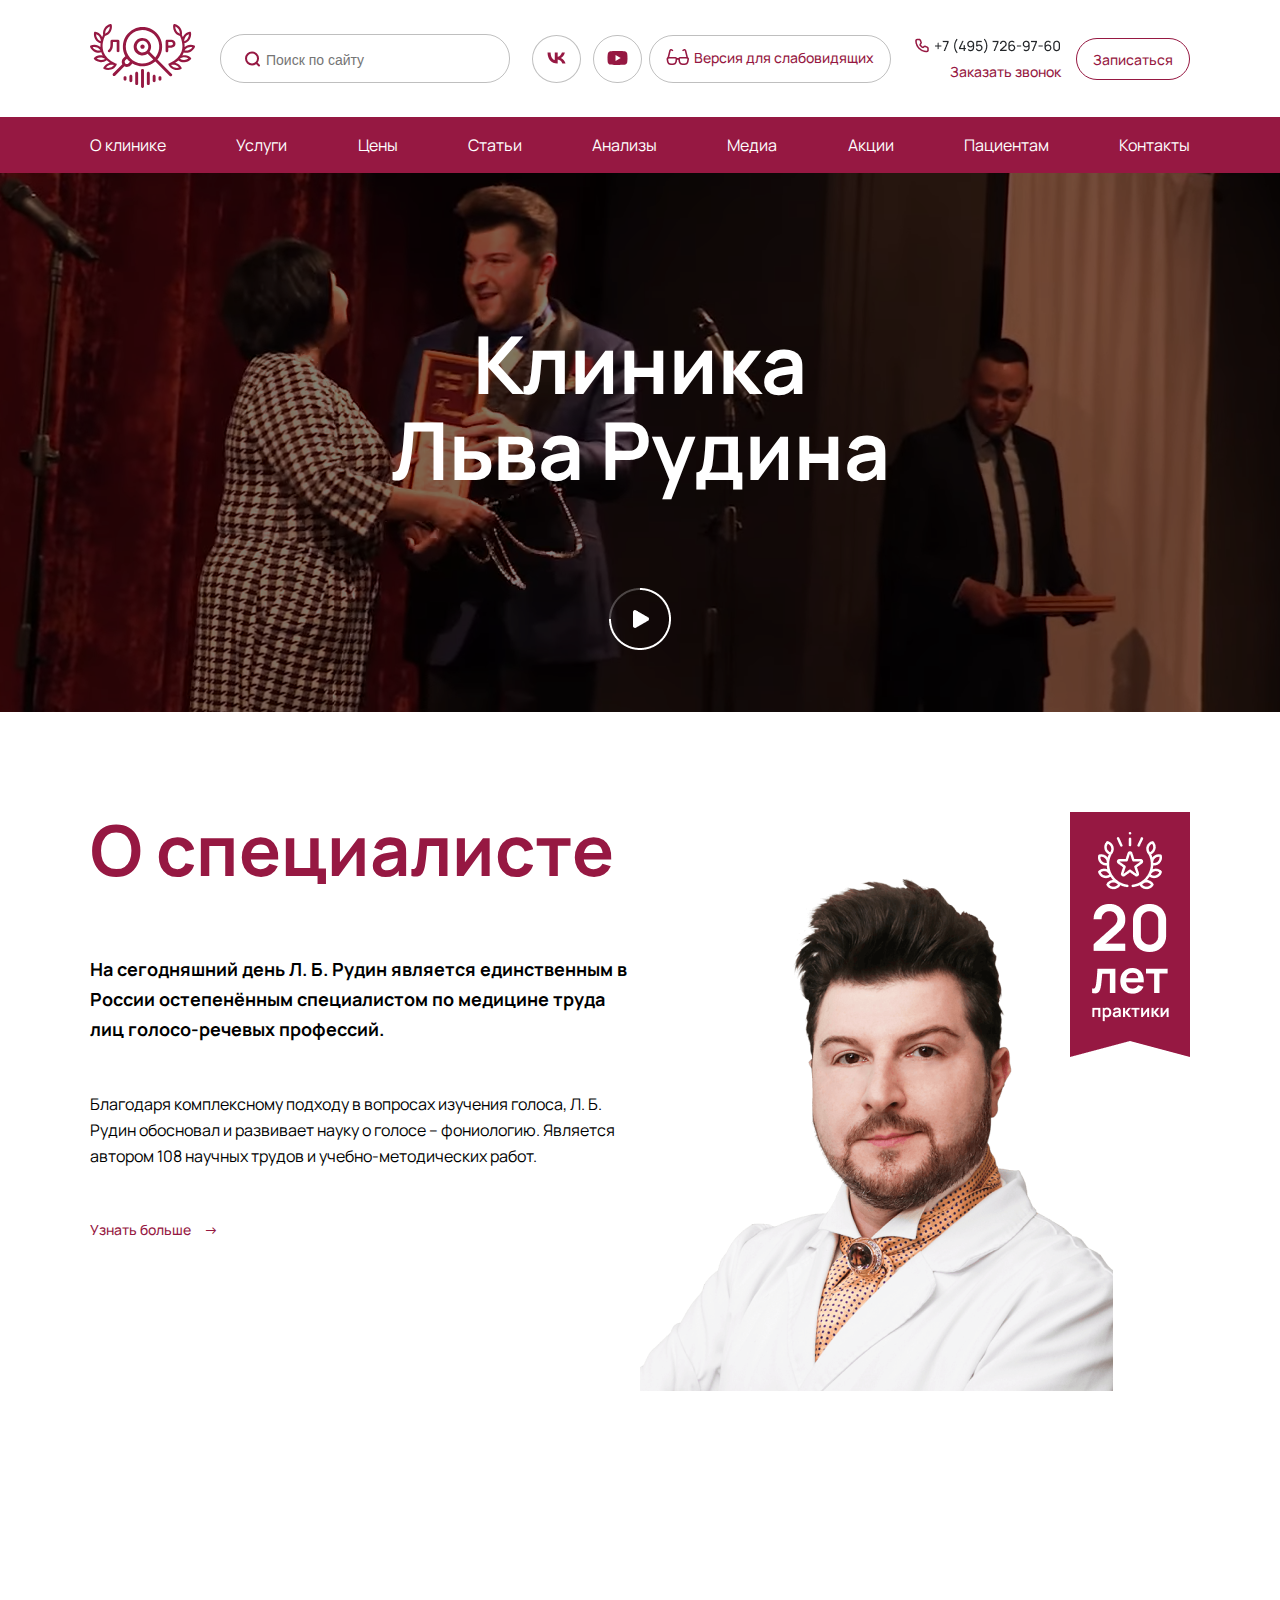
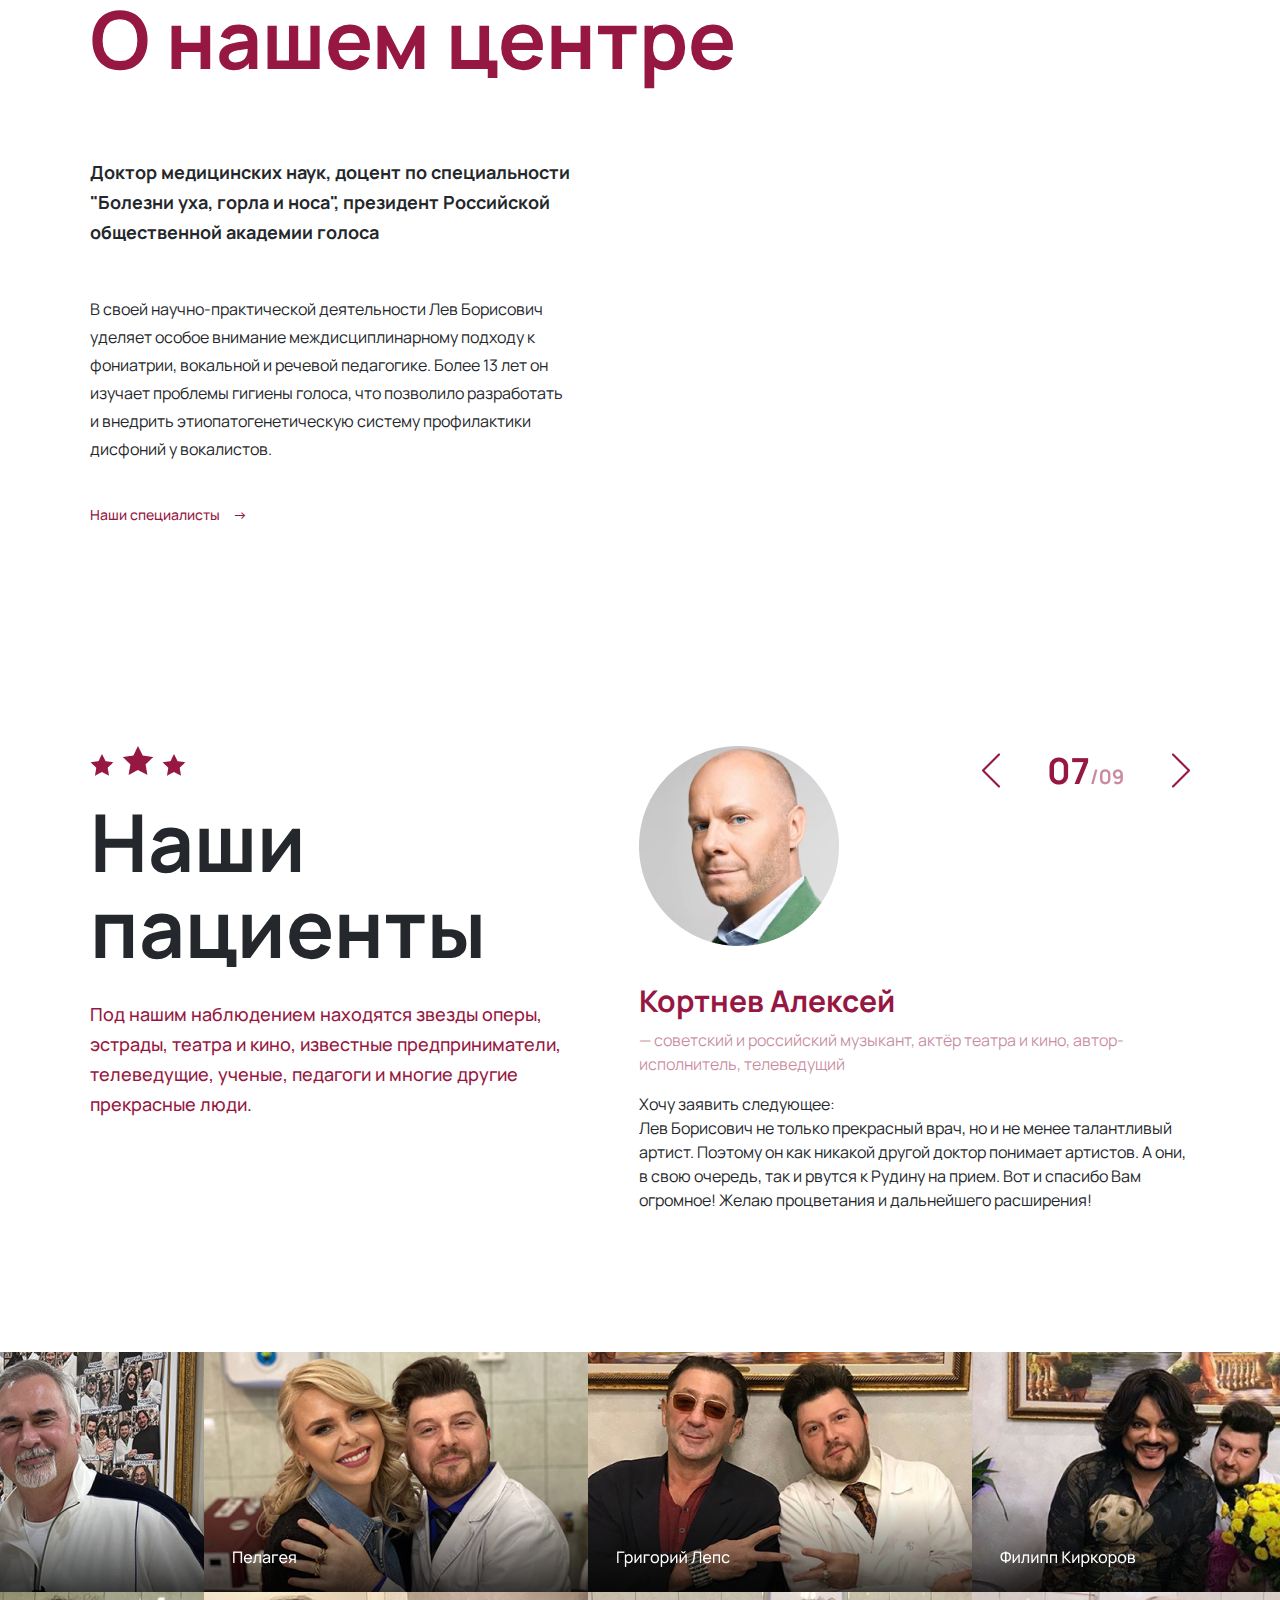
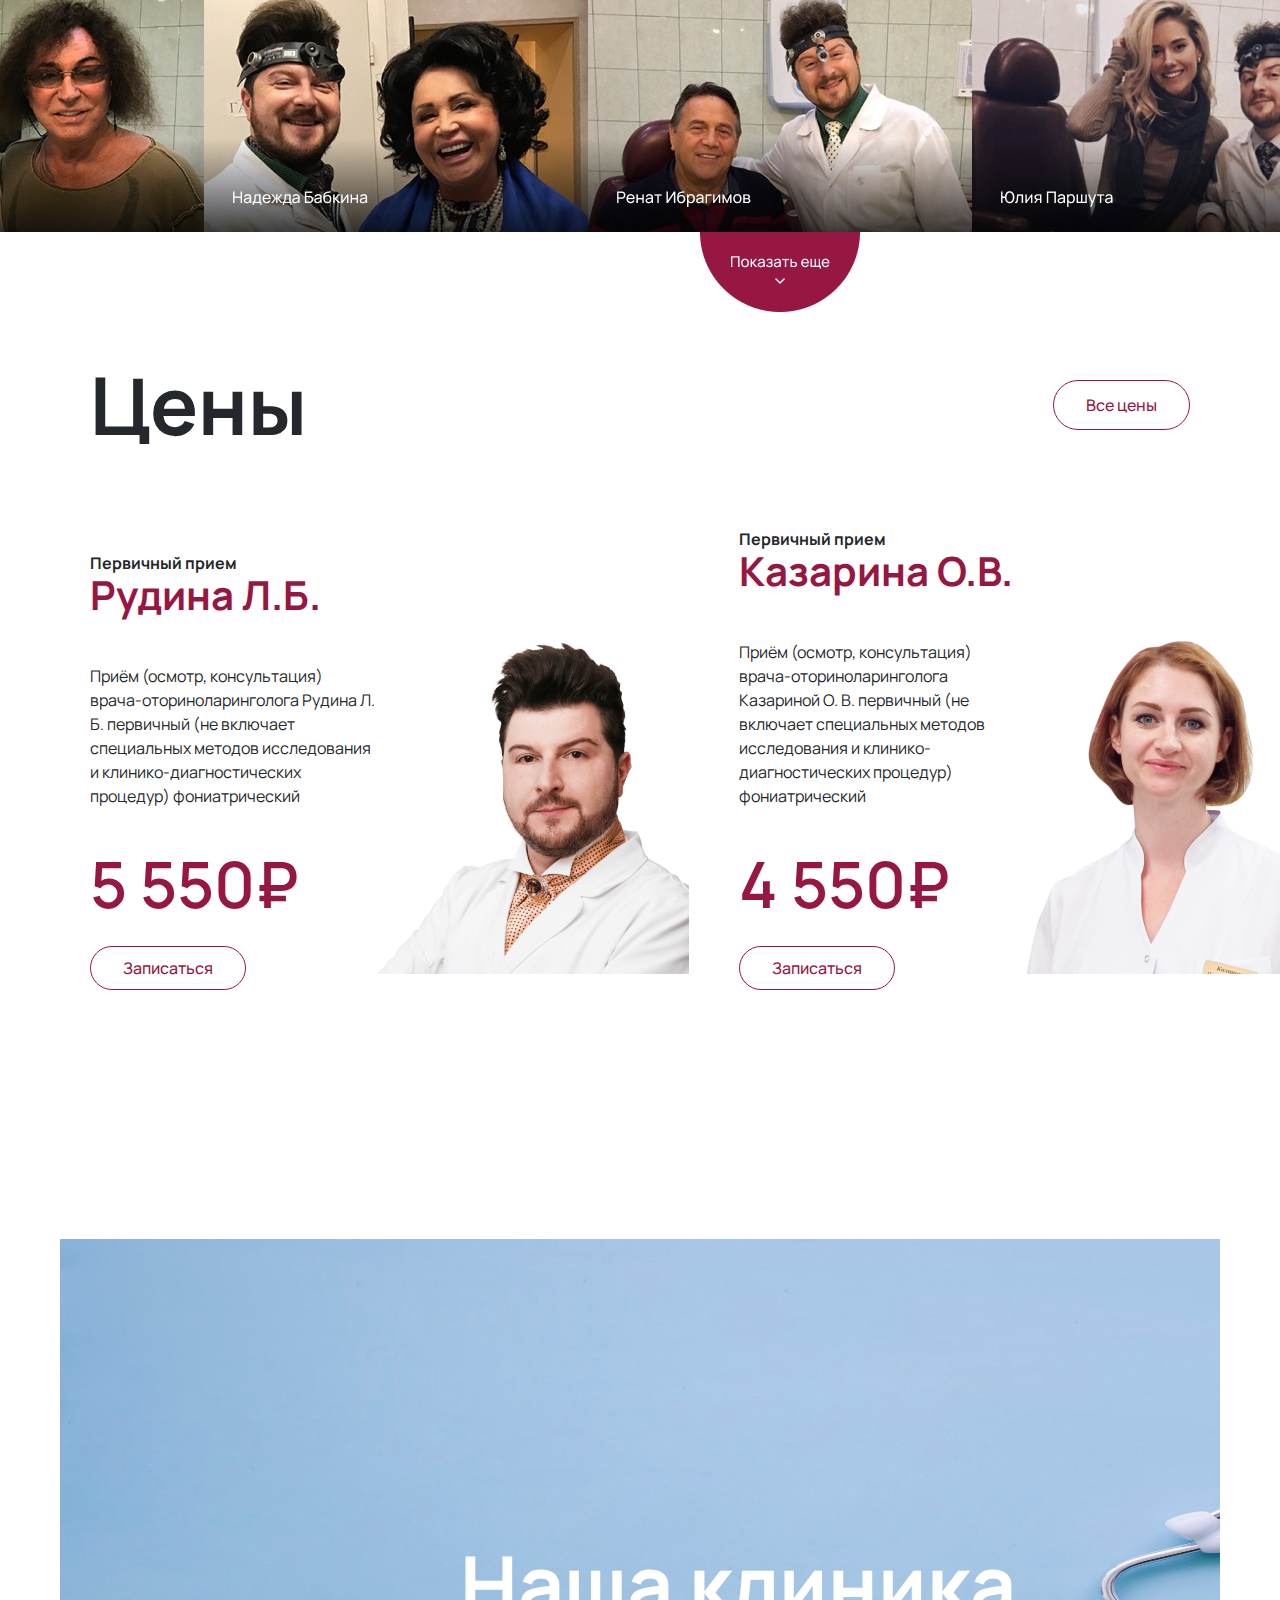
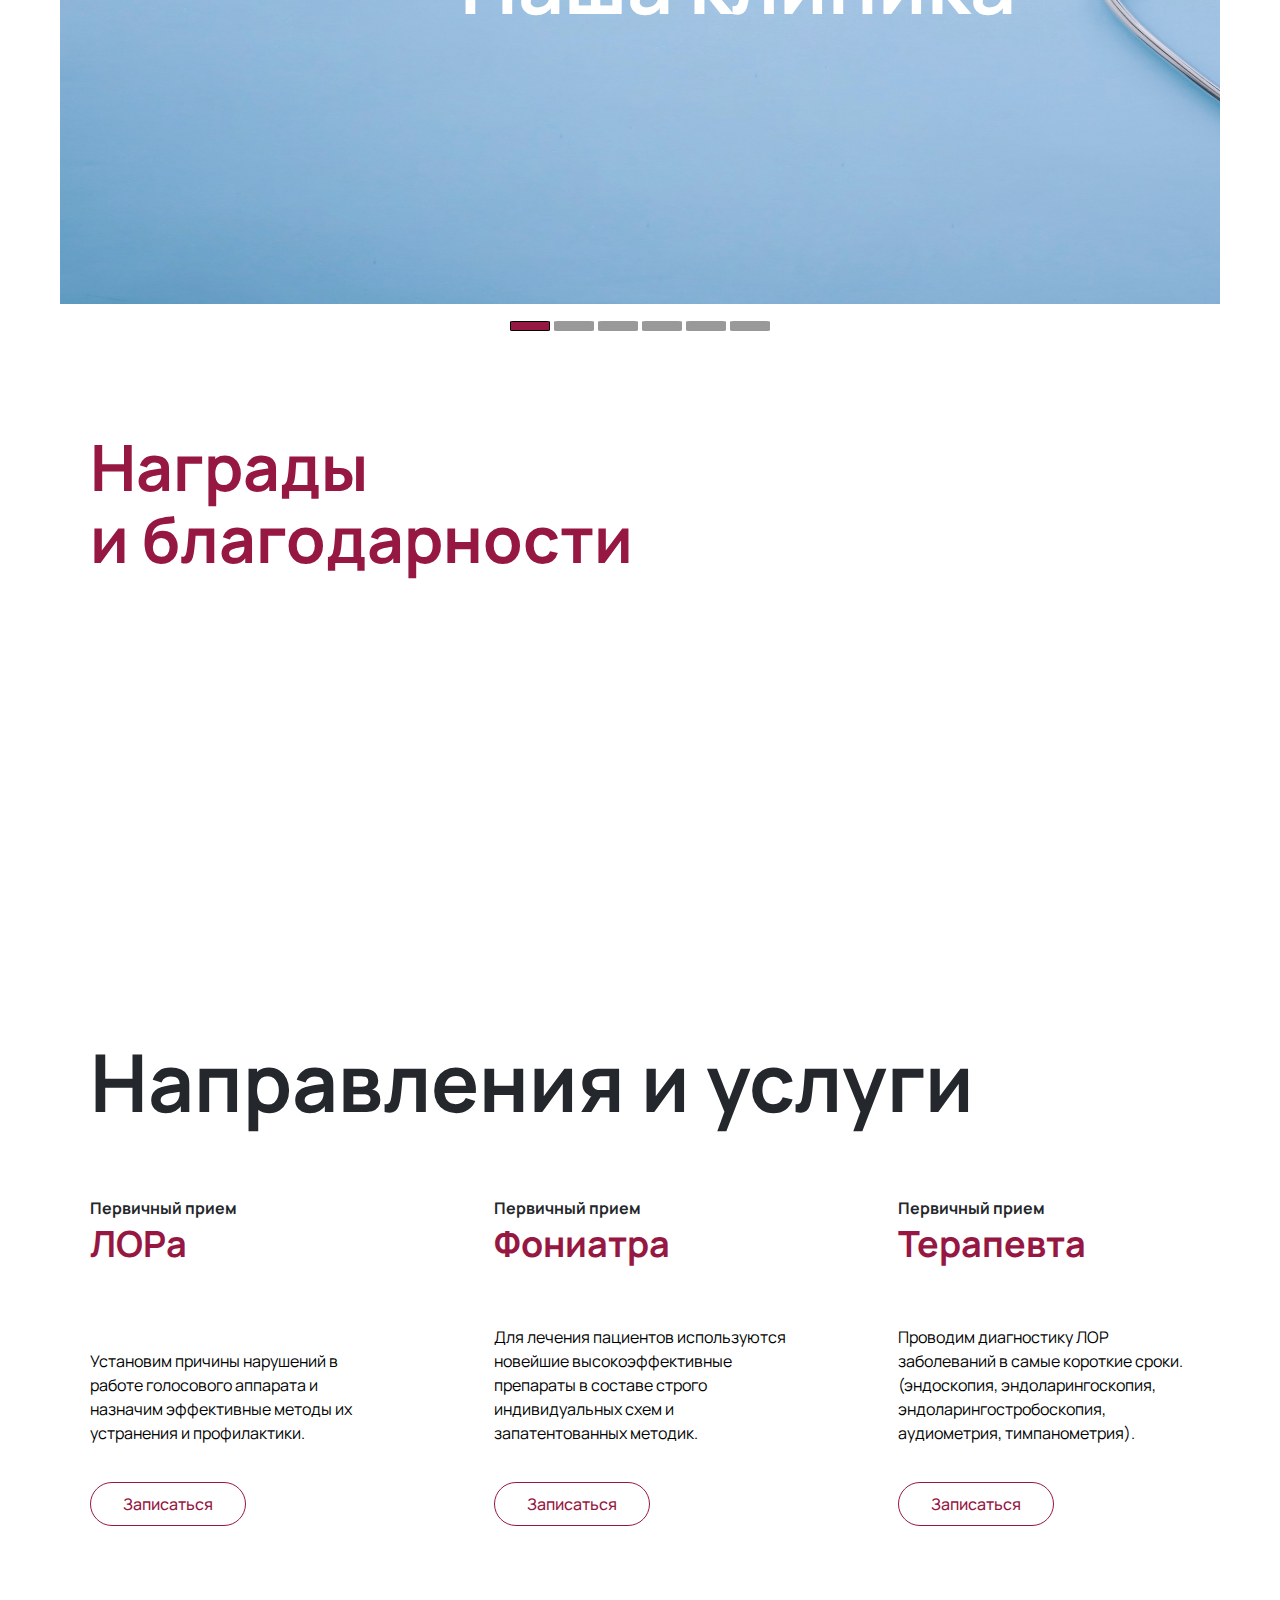
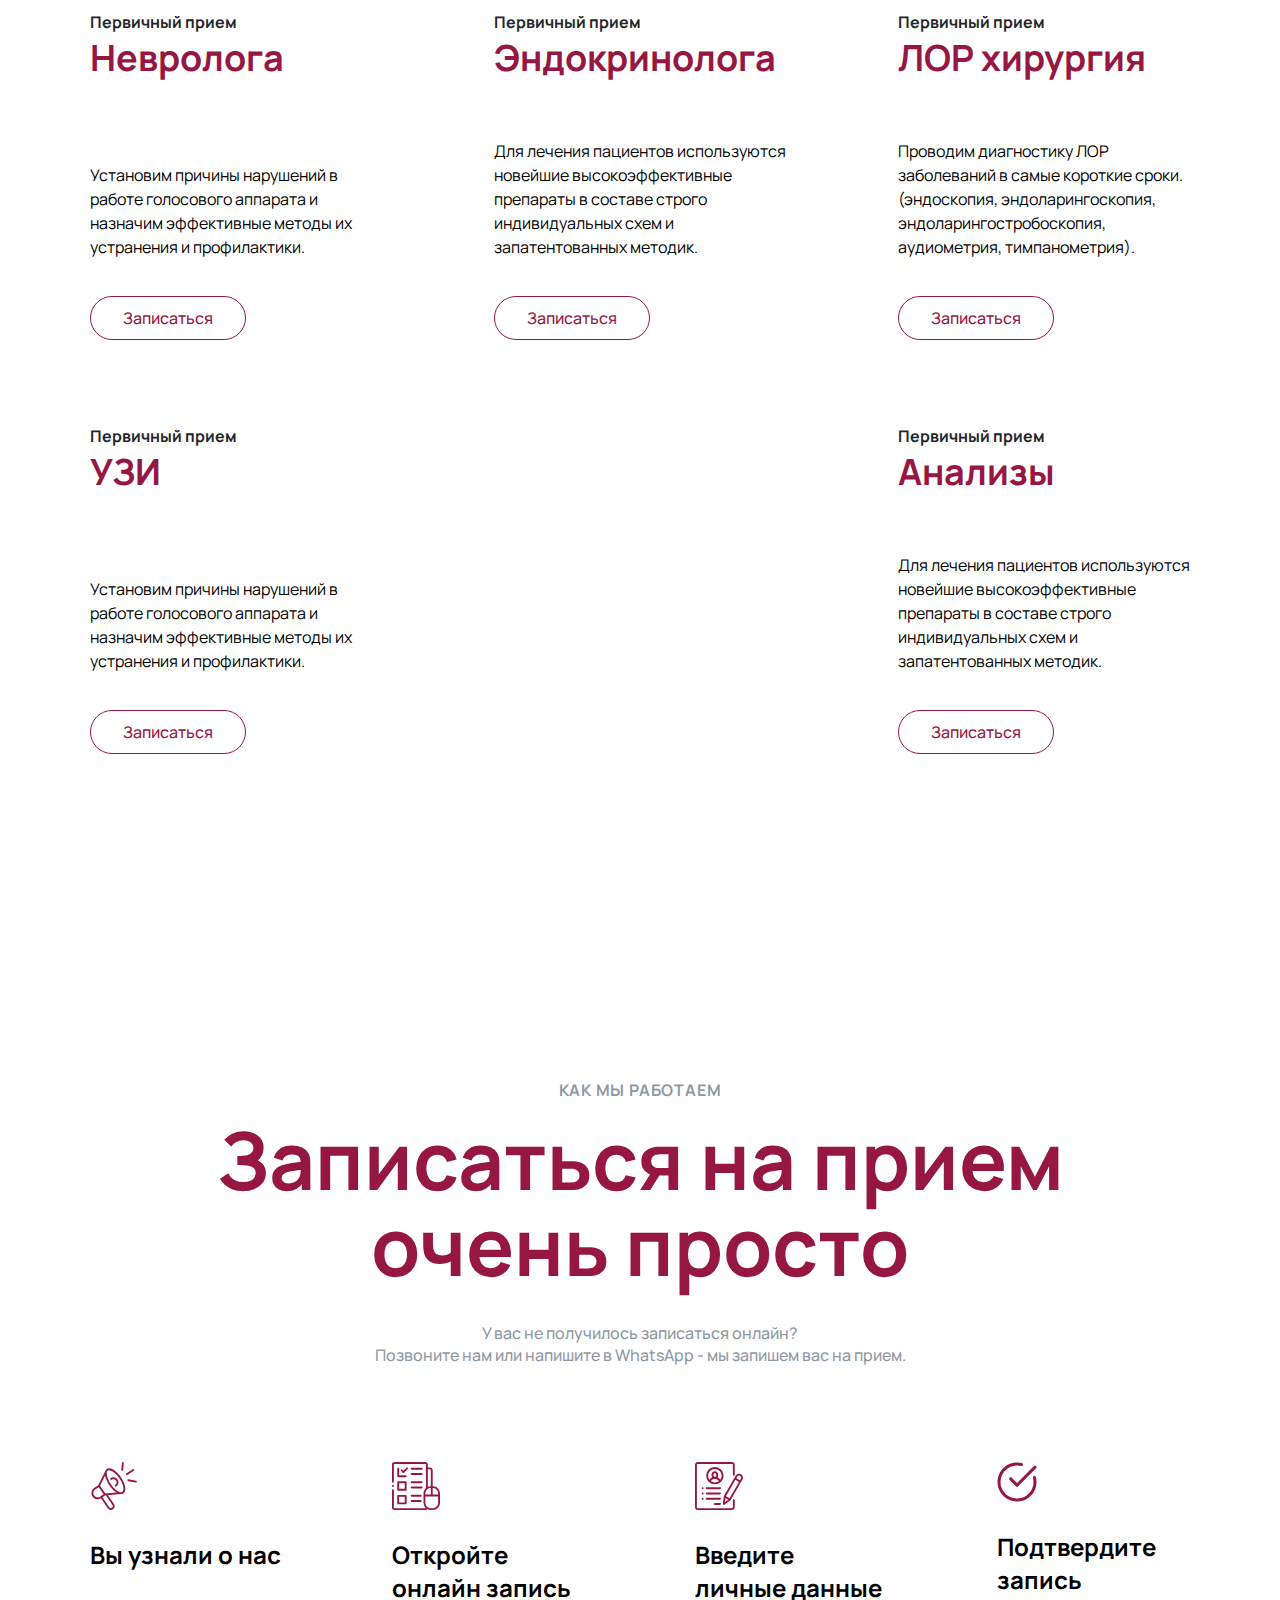
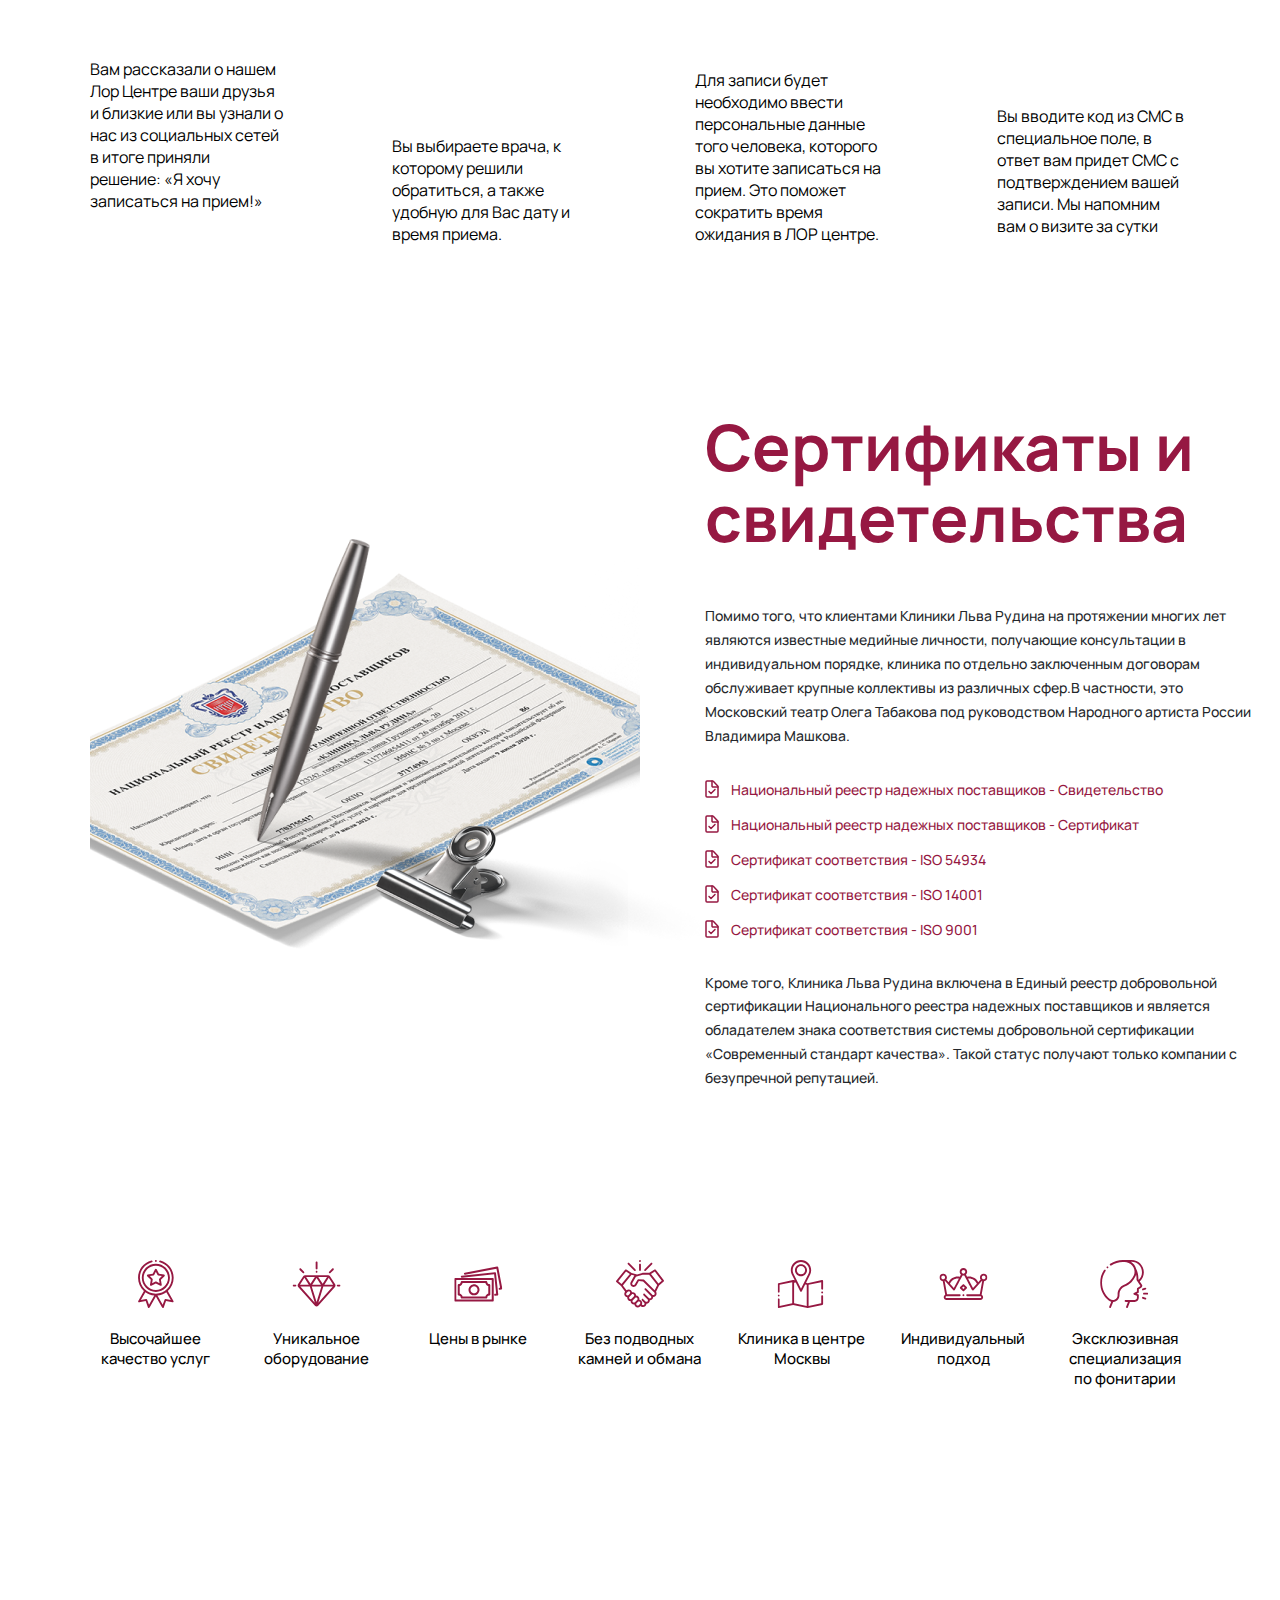
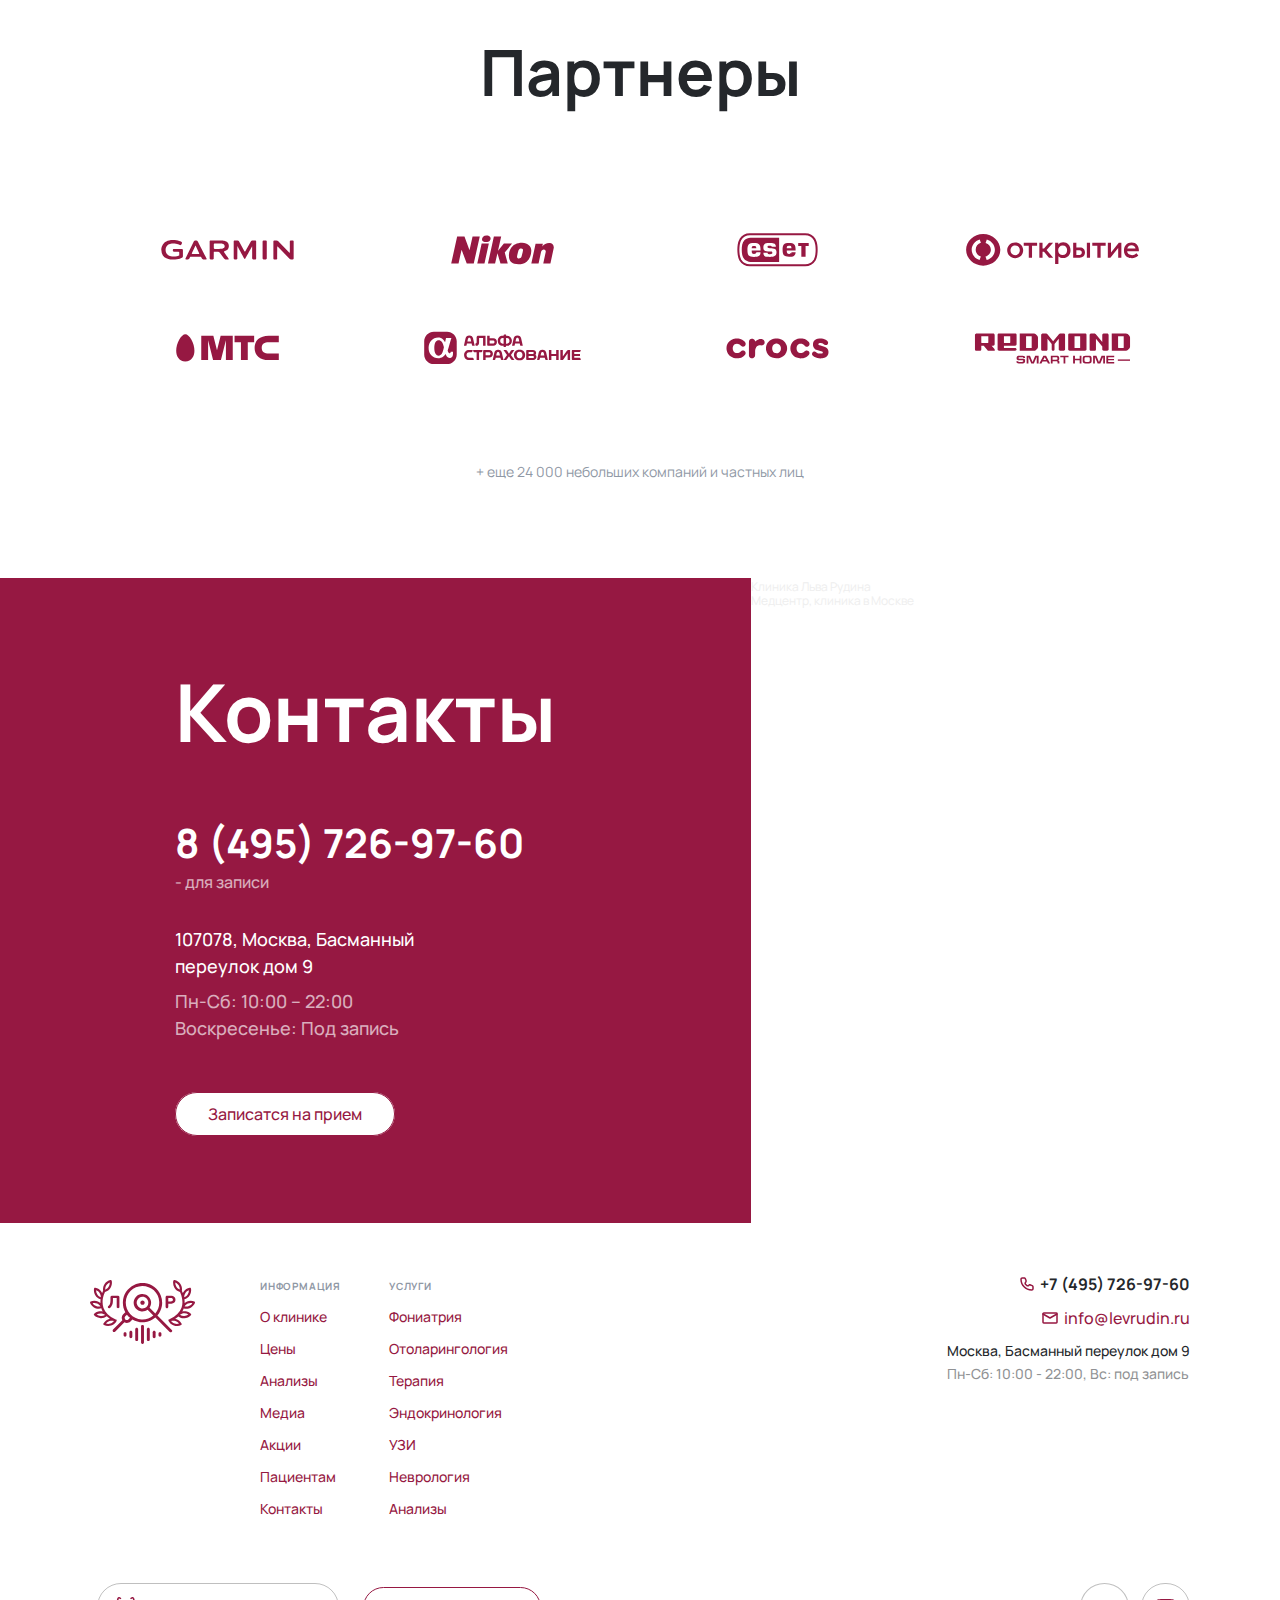
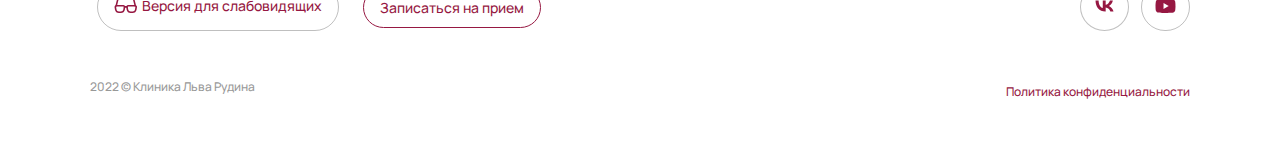
<file: index.html>
<!DOCTYPE html>
<html lang="en">
<head>
	<meta charset="UTF-8">
	<link rel="stylesheet" href="css/style.css">
	<link href="https://fonts.googleapis.com/css2?family=Manrope:wght@400;500;600;700&display=swap" rel="stylesheet">
	<meta name="viewport" content="width=device-width, initial-scale=1.0">
	<title>Клиника Льва Рудина</title>
</head>
<body>
	<div class="wrapper">
		<header>
			<div class="header__container">
				<div class="sub-header__content">
					<div class="sub-header__logo">
						<a href=""><img src="img/header/logo.svg" alt="logo"></a>
					</div>
					<div class="sub-header__search-bar">
						<div class="search-bar__item">
							<div class="search-bar__image">
								<img src="img/header/search.svg" alt="search">
							</div>
							<div class="search-bar__text">
								<input type="text" placeholder="Поиск по сайту">
							</div>
						</div>
					</div>
					<div class="sub-header__social">
						<div class="sub-header__social-vk">
							<img src="img/header/vk.svg" alt="VK">
						</div>
						<div class="sub-header__social-ytube">
							<img src="img/header/youtube.svg" alt="YouTube">
						</div>
					</div>
					<div class="sub-header__limvision">
						<div class="limvision__img">
							<img src="img/header/glass.svg" alt="Glass">
						</div>
						<a href="#" class="limvision__link">Версия для слабовидящих</a>
					</div>
					<div class="sub-header__call">
						<div class="sub-header__call-img">
							<img src="img/header/call.png" alt="call">
						</div>
						<a href="#" class="call-me">Заказать звонок</a>
					</div>
					<div class="sub-header__button">
						<a href="#" class="sign">Записаться</a>
					</div>
				</div>
			</div>
			<div class="header">
				<div class="header-nav__container">
					<nav class="header__nav-bar">
						<ul class="nav-bar__list">
							<li class="nav-bar__list-item">
								<a href="#" class="nav-bar__link">О клинике</a>
							</li>
							<li class="nav-bar__list-item">
								<a href="html/services.html" class="nav-bar__link">Услуги</a>
							</li>
							<li class="nav-bar__list-item">
								<a href="html/price.html" class="nav-bar__link">Цены</a>
							</li>
							<li class="nav-bar__list-item">
								<a href="#" class="nav-bar__link">Статьи</a>
							</li>
							<li class="nav-bar__list-item">
								<a href="#" class="nav-bar__link">Анализы</a>
							</li>
							<li class="nav-bar__list-item">
								<a href="#" class="nav-bar__link">Медиа</a>
							</li>
							<li class="nav-bar__list-item">
								<a href="#" class="nav-bar__link">Акции</a>
							</li>
							<li class="nav-bar__list-item">
								<a href="#" class="nav-bar__link">Пациентам</a>
							</li>
							<li class="nav-bar__list-item">
								<a href="#" class="nav-bar__link">Контакты</a>
							</li>
						</ul>
					</nav>
				</div>
			</div>
		</header>
		<main>
			<div class="page__first">
				<div class="first__container">
					<div class="first__content">
						<div class="first__title">
							Клиника<br>Льва Рудина
						</div>
						<div class="first__image">
							<a href="#"><img src="img/main-block/02.png" alt="Play"></a>
						</div>
					</div>
				</div>
			</div>
			<div class="page__about-special">
				<div class="about-special__container">
					<div class="about-special__content">
						<div class="about-special__left">
							<div class="special-left__title">
								<h1 class="left__title">О специалисте</h1>
							</div>
							<div class="special-left__text">
								<p class="special-left__text1">
									На сегодняшний день Л. Б. Рудин является единственным в России остепенённым специалистом по медицине труда лиц голосо-речевых профессий.
								</p>
								<p class="special-left__text2">
									Благодаря комплексному подходу в вопросах изучения голоса, Л. Б. Рудин обосновал и развивает науку о голосе – фониологию. Является автором 108 научных трудов и учебно-методических работ.
								</p>
							</div>
							<div class="special-left__link">
								<a href="html/rudin.html" class="special-left__links">Узнать больше &ensp; -></a>
							</div>
						</div>
						<div class="about-special__right">
							<div class="about-special__achivment">
								<img src="img/about-special/03.png" alt="Achivment">
							</div>
						</div>
					</div>
				</div>
			</div>
			<div class="page__about-company">
				<div class="about-company__container">
					<div class="about-company__title">
						<h1 class="company__title">
							О нашем центре
						</h1>
					</div>
					<div class="about-company__content">
						<div class="about-company__left">
							<div class="about-company__left-title">
								<p class="company__left-title">
									Доктор медицинских наук, доцент по специальности "Болезни уха, горла и носа", президент Российской общественной академии голоса
								</p>
							</div>
							<div class="about-company__left-text">
								<p class="company__left-text">
									В своей научно-практической деятельности Лев Борисович уделяет особое внимание междисциплинарному подходу к фониатрии, вокальной и речевой педагогике. Более 13 лет он изучает проблемы гигиены голоса, что позволило разработать и внедрить этиопатогенетическую систему профилактики дисфоний у вокалистов.
								</p>
							</div>
							<div class="about-company__view-all">
								<a href="html/doctors.html" class="about-company__link">Наши специалисты &ensp; -></a>
							</div>
						</div>
						<div class="about-company__right">
							<div class="about-company__right-viedo">
								<iframe width="560" height="360" src="https://www.youtube.com/embed/rly07ePHM0s" title="YouTube video player" frameborder="0" allow="accelerometer; autoplay; clipboard-write; encrypted-media; gyroscope; picture-in-picture" allowfullscreen></iframe>
							</div>
						</div>
					</div>
				</div>
			</div>
			<div class="page__patients">
				<div class="patients__container">
					<div class="patients__content">
						<div class="patients__left">
							<div class="patients__left-star">
								<img src="img/patients/01.png" alt="Star">
							</div>
							<div class="patients__left-title">
								<h2 class="patients__title">Наши<br>пациенты</h2>
							</div>
							<div class="patients__left-text">
								<p class="patients__text">
									Под нашим наблюдением находятся звезды оперы, эстрады, театра и кино, известные предприниматели, телеведущие, ученые, педагоги и многие другие прекрасные люди.
								</p>
							</div>
						</div>
						<div class="patients__right">
							<div class="patients__right-image">
								<img src="img/patients/02.png" alt="image">
							</div>
							<div class="patients__right-name">
								<h3 class="patients__name">Кортнев Алексей</h3>
							</div>
							<div class="patients__right-biography">
								 — советский и российский музыкант, актёр театра и кино, автор-исполнитель, телеведущий 
							</div>
							<div class="patients__right-review">
								<p class="patients__review">
									Хочу заявить следующее:<br>
									Лев Борисович не только прекрасный врач, но и не менее талантливый артист. Поэтому он как никакой другой доктор понимает артистов. А они, в свою очередь, так и рвутся к Рудину на прием. Вот и спасибо Вам огромное! Желаю процветания и дальнейшего расширения! 
								</p>
							</div>
						</div>
					</div>
				</div>
			</div>
			<div class="page__clients">
			</div>
			<div class="page__price">
				<div class="price__container">
					<div class="price__title-menu">
						<div class="price__title">
							<h1 class="price__titl">
								Цены
							</h1>
						</div>
						<div class="price__title-button">
							<a href="#" class="price__title-action">Все цены</a>
						</div>
					</div>
					<div class="price__content">
						<div class="price__left-block">
							<div class="price__left">
								<div class="left-price__sub-title">
									<h5 class="price__sub-title">
										Первичный прием
									</h5>
								</div>
								<div class="left-price__titl">	
									<h4 class="left-price__title">
										Рудина Л.Б.
									</h4>
								</div>	
									<div class="left-price__text">
										<p class="price__text">
											Приём (осмотр, консультация) врача-оториноларинголога Рудина Л. Б. первичный (не включает специальных методов исследования и клинико-диагностических процедур) фониатрический
										</p>
									</div>
								<div class="left-price__price">
									5 550₽
								</div>
								<div class="left-price__action">
									<a href="#" class="left-price__button">Записаться</a>
								</div>
							</div>
							<div class="price__image">
								<img src="img/price/01.png" alt="photo">
							</div>
						</div>
						<div class="price__right-block">
							<div class="price__left">
								<div class="left-price__sub-title">
									<h5 class="price__sub-title">
										Первичный прием
									</h5>
								</div>
								<div class="left-price__titl">	
									<h4 class="left-price__title">
										Казарина О.В.
									</h4>
								</div>	
									<div class="left-price__text">
										<p class="price__text">
											Приём (осмотр, консультация) врача-оториноларинголога Казариной О. В. первичный (не включает специальных методов исследования и клинико-диагностических процедур) фониатрический
										</p>
									</div>
								<div class="left-price__price">
									4 550₽
								</div>
								<div class="left-price__action">
									<a href="#" class="left-price__button">Записаться</a>
								</div>
							</div>
							<div class="price__image">
								<img src="img/price/02.png" alt="photo">
							</div>
						</div>		
					</div>
				</div>
			</div>
			<div class="page__slider">
				<div class="slider">
					<div class="slider__item">
						<img src="img/slider/01.jpg" alt="slide1">
						<p class="our_clinic">Наша клиника</p>
					</div>
					<div class="slider__item">
						<img src="img/slider/02.jpg" alt="slide1">
					</div>
					<div class="slider__item">
						<img src="img/slider/03.jpg" alt="slide1">
					</div>
					<div class="slider__item">
						<img src="img/slider/04.jpg" alt="slide1">
					</div>
					<div class="slider__item">
						<img src="img/slider/05.jpg" alt="slide1">
						</div>
					<div class="slider__item">
						<img src="img/slider/06.jpg" alt="slide1">
					</div>
				</div>
			</div>
			<div class="page__awards">
				<div class="awards__container">
					<div class="awards__main-title">
						<h2 class="awards__title">
							Награды<br>и благодарности
						</h2>
					</div>
					<div class="awards__video">
						<div class="awards__video1">
							<iframe width="356" height="240" src="https://www.youtube.com/embed/acmOAApW2bI" title="YouTube video player" frameborder="0" allow="accelerometer; autoplay; clipboard-write; encrypted-media; gyroscope; picture-in-picture" allowfullscreen></iframe>
						</div>
						<div class="awards__video1">
							<iframe width="356" height="240" src="https://www.youtube.com/embed/LlD4PJRdsuI" title="YouTube video player" frameborder="0" allow="accelerometer; autoplay; clipboard-write; encrypted-media; gyroscope; picture-in-picture" allowfullscreen></iframe>
						</div>
						<div class="awards__video1">
							<iframe width="356" height="240" src="https://www.youtube.com/embed/9NCYeKqwyXI" title="YouTube video player" frameborder="0" allow="accelerometer; autoplay; clipboard-write; encrypted-media; gyroscope; picture-in-picture" allowfullscreen></iframe>
						</div>
					</div>
				</div>
			</div>
			<div class="page__directions">
				<div class="directions__container">
					<div class="directions__main-title">
						<h1 class="directions__title">
							Направления и услуги
						</h1>
					</div>
					<div class="directions__content">
						<div class="directions__blocks">
							<div class="blocks-directions__sub-title">
								<h3 class="directions__sub-title">
									Первичный прием
								</h3>
							</div>
							<div class="blocks-directions__content">
								<h2 class="blocks-directions__title">
									ЛОРа
								</h2>
								<div class="blocks-directions__text-block">
									<p class="blocks-directions__text">
										Установим причины нарушений в работе голосового аппарата и назначим эффективные методы их устранения и профилактики.
									</p>
								</div>
							</div>
							<div class="block-directions__action">
								<a href="#" class="block-directions__button">
									Записаться
								</a>
							</div>
						</div>
						<div class="directions__blocks">
							<div class="blocks-directions__sub-title">
								<h3 class="directions__sub-title">
									Первичный прием
								</h3>
							</div>
							<div class="blocks-directions__content">
								<h2 class="blocks-directions__title">
									Фониатра
								</h2>
								<div class="blocks-directions__text-block">
									<p class="blocks-directions__text">
										Для лечения пациентов используются новейшие высокоэффективные препараты в составе строго индивидуальных схем и запатентованных методик.
									</p>
								</div>
							</div>
							<div class="block-directions__action">
								<a href="#" class="block-directions__button">
									Записаться
								</a>
							</div>
						</div>
						<div class="directions__blocks">
							<div class="blocks-directions__sub-title">
								<h3 class="directions__sub-title">
									Первичный прием
								</h3>
							</div>
							<div class="blocks-directions__content">
								<h2 class="blocks-directions__title">
									Терапевта
								</h2>
								<div class="blocks-directions__text-block">
									<p class="blocks-directions__text">
										Проводим диагностику ЛОР заболеваний в самые короткие сроки. (эндоскопия, эндоларингоскопия, эндоларингостробоскопия, аудиометрия, тимпанометрия).
									</p>
								</div>
							</div>
							<div class="block-directions__action">
								<a href="#" class="block-directions__button">
									Записаться
								</a>
							</div>
						</div>
						<div class="directions__blocks">
							<div class="blocks-directions__sub-title">
								<h3 class="directions__sub-title">
									Первичный прием
								</h3>
							</div>
							<div class="blocks-directions__content">
								<h2 class="blocks-directions__title">
									Невролога
								</h2>
								<div class="blocks-directions__text-block">
									<p class="blocks-directions__text">
										Установим причины нарушений в работе голосового аппарата и назначим эффективные методы их устранения и профилактики.
									</p>
								</div>
							</div>
							<div class="block-directions__action">
								<a href="#" class="block-directions__button">
									Записаться
								</a>
							</div>
						</div>
						<div class="directions__blocks">
							<div class="blocks-directions__sub-title">
								<h3 class="directions__sub-title">
									Первичный прием
								</h3>
							</div>
							<div class="blocks-directions__content">
								<h2 class="blocks-directions__title">
									Эндокринолога
								</h2>
								<div class="blocks-directions__text-block">
									<p class="blocks-directions__text">
										Для лечения пациентов используются новейшие высокоэффективные препараты в составе строго индивидуальных схем и запатентованных методик.
									</p>
								</div>
							</div>
							<div class="block-directions__action">
								<a href="#" class="block-directions__button">
									Записаться
								</a>
							</div>
						</div>
						<div class="directions__blocks">
							<div class="blocks-directions__sub-title">
								<h3 class="directions__sub-title">
									Первичный прием
								</h3>
							</div>
							<div class="blocks-directions__content">
								<h2 class="blocks-directions__title">
									ЛОР хирургия
								</h2>
								<div class="blocks-directions__text-block">
									<p class="blocks-directions__text">
										Проводим диагностику ЛОР заболеваний в самые короткие сроки. (эндоскопия, эндоларингоскопия, эндоларингостробоскопия, аудиометрия, тимпанометрия).
									</p>
								</div>
							</div>
							<div class="block-directions__action">
								<a href="#" class="block-directions__button">
									Записаться
								</a>
							</div>
						</div>
						<div class="directions__blocks">
							<div class="blocks-directions__sub-title">
								<h3 class="directions__sub-title">
									Первичный прием
								</h3>
							</div>
							<div class="blocks-directions__content">
								<h2 class="blocks-directions__title">
									УЗИ
								</h2>
								<div class="blocks-directions__text-block">
									<p class="blocks-directions__text">
										Установим причины нарушений в работе голосового аппарата и назначим эффективные методы их устранения и профилактики.
									</p>
								</div>
							</div>
							<div class="block-directions__action">
								<a href="#" class="block-directions__button">
									Записаться
								</a>
							</div>
						</div>
						<div class="directions__blocks">
							<div class="blocks-directions__sub-title">
								<h3 class="directions__sub-title">
									Первичный прием
								</h3>
							</div>
							<div class="blocks-directions__content">
								<h2 class="blocks-directions__title">
									Анализы
								</h2>
								<div class="blocks-directions__text-block">
									<p class="blocks-directions__text">
										Для лечения пациентов используются новейшие высокоэффективные препараты в составе строго индивидуальных схем и запатентованных методик.
									</p>
								</div>
							</div>
							<div class="block-directions__action">
								<a href="#" class="block-directions__button">
									Записаться
								</a>
							</div>
						</div>
					</div>
				</div>
			</div>
			<div class="page__notes">
				<div class="notes__container">
					<div class="notes__title">
						<h3 class="title-notes__sub">
							КАК МЫ РАБОТАЕМ
						</h3>
						<h1 class="title-notes__title">
							Записаться на прием очень просто
						</h1>
					</div>
					<div class="notes__title-content">
						<h5 class="title-content">У вас не получилось записаться онлайн?<br>
						Позвоните нам или напишите в WhatsApp - мы запишем вас на прием.</h5>
					</div>
					<div class="notes__content">
						<div class="notes__content-item">
							<div class="notes-item__image">
								<img src="img/notes/01.svg" alt="svg">
							</div>
							<div class="notes-item__content">
								<div class="notes-item__title">
									<h3 class="notes-items__title">
										Вы узнали о нас
									</h3>
								</div>
								<div class="notes-item__text">
									<p class="notes-item__txt">
										Вам рассказали о нашем Лор Центре ваши друзья и близкие или вы узнали о нас из социальных сетей️ в итоге приняли решение: «Я хочу записаться на прием!»
									</p>
								</div>
							</div>
						</div>
						<div class="notes__content-item">
							<div class="notes-item__image">
								<img src="img/notes/02.svg" alt="svg">
							</div>
							<div class="notes-item__content">
								<div class="notes-item__title">
									<h3 class="notes-items__title">
										Откройте онлайн запись
									</h3>
								</div>
								<div class="notes-item__text">
									<p class="notes-item__txt">
										Вы выбираете врача, к которому решили обратиться, а также удобную для Вас дату и время приема.
									</p>
								</div>
							</div>
						</div>
						<div class="notes__content-item">
							<div class="notes-item__image">
								<img src="img/notes/03.svg" alt="svg">
							</div>
							<div class="notes-item__content">
								<div class="notes-item__title">
									<h3 class="notes-items__title">
										Введите личные данные
									</h3>
								</div>
								<div class="notes-item__text">
									<p class="notes-item__txt">
										Для записи будет необходимо ввести персональные данные того человека, которого вы хотите записаться на прием. Это поможет сократить время ожидания в ЛОР центре.
									</p>
								</div>
							</div>
						</div>
						<div class="notes__content-item">
							<div class="notes-item__image">
								<img src="img/notes/04.svg" alt="svg">
							</div>
							<div class="notes-item__content">
								<div class="notes-item__title">
									<h3 class="notes-items__title">
										Подтвердите запись
									</h3>
								</div>
								<div class="notes-item__text">
									<p class="notes-item__txt">
										Вы вводите код из СМС в специальное поле, в ответ вам придет СМС с подтверждением вашей записи. Мы напомним вам о визите за сутки 
									</p>
								</div>
							</div>
						</div>
					</div>
				</div>	
			</div>
			<div class="page__docs">
				<div class="docs__container">
					<div class="docs__content">
						<div class="docs__left">
							<img src="img/docs/01.png" alt="">
						</div>
						<div class="docs__right">
							<div class="right-docs__title">
								<h2 class="docs__title">
									Сертификаты и свидетельства
								</h2>
							</div>
							<div class="right-docs__text1">
								<p class="docs__text1">
									Помимо того, что клиентами Клиники Льва Рудина на протяжении многих лет являются известные медийные личности, получающие консультации в индивидуальном порядке, клиника по отдельно заключенным договорам обслуживает крупные коллективы из различных сфер.В частности, это Московский театр Олега Табакова под руководством Народного артиста России Владимира Машкова.
								</p>
							</div>
							<div class="right-docs__serificate">
								<ul class="sertificate__list">
									<li class="serificate__list-item">
										<div class="list-item__block">
											<img src="img/docs/docs.svg" alt="" class="list-item__image">
											<a href="#" class="list-item__link">Национальный реестр надежных поставщиков - Свидетельство</a>
										</div>
									</li>
									<li class="serificate__list-item">
										<div class="list-item__block">
											<img src="img/docs/docs.svg" alt="" class="list-item__image">
											<a href="#" class="list-item__link">Национальный реестр надежных поставщиков - Cертификат</a>
										</div>
									</li>
									<li class="serificate__list-item">
										<div class="list-item__block">
											<img src="img/docs/docs.svg" alt="" class="list-item__image">
											<a href="#" class="list-item__link">Cертификат соответствия - ISO 54934</a>
										</div>
									</li>
									<li class="serificate__list-item">
										<div class="list-item__block">
											<img src="img/docs/docs.svg" alt="" class="list-item__image">
											<a href="#" class="list-item__link">Cертификат соответствия - ISO 14001</a>
										</div>
									</li>
									<li class="serificate__list-item">
										<div class="list-item__block">
											<img src="img/docs/docs.svg" alt="" class="list-item__image">
											<a href="#" class="list-item__link">Cертификат соответствия - ISO 9001</a>
										</div>
									</li>
								</ul>
							</div>
							<div class="right-docs__text2">
								<p class="docs__text2">
									Кроме того, Клиника Льва Рудина включена в Единый реестр добровольной сертификации Национального реестра надежных поставщиков и является обладателем знака соответствия системы добровольной сертификации «Современный стандарт качества». Такой статус получают только компании с безупречной репутацией.
								</p>
							</div>
						</div>
					</div>
				</div>
			</div>
			<div class="page__benefits">
				<div class="benefits__container">
					<ul class="benefits__list">
						<li class="benefits-list__item">
							<div class="benefits-list__item-block">
								<img src="img/benefits/01.svg" alt="icon" class="benefits-list__image">
								<p class="benefits-list__text">
									Высочайшее качество услуг
								</p>
							</div>
						</li>
						<li class="benefits-list__item">
							<div class="benefits-list__item-block">
								<img src="img/benefits/02.svg" alt="icon" class="benefits-list__image">
								<p class="benefits-list__text">
									Уникальное оборудование
								</p>
							</div>
						</li>
						<li class="benefits-list__item">
							<div class="benefits-list__item-block">
								<img src="img/benefits/03.svg" alt="icon" class="benefits-list__image">
								<p class="benefits-list__text">
									Цены в рынке
								</p>
							</div>
						</li>
						<li class="benefits-list__item">
							<div class="benefits-list__item-block">
								<img src="img/benefits/04.svg" alt="icon" class="benefits-list__image">
								<p class="benefits-list__text">
									Без подводных камней и обмана
								</p>
							</div>
						</li>
						<li class="benefits-list__item">
							<div class="benefits-list__item-block">
								<img src="img/benefits/05.svg" alt="icon" class="benefits-list__image">
								<p class="benefits-list__text">
									Клиника в центре Москвы
								</p>
							</div>
						</li>
						<li class="benefits-list__item">
							<div class="benefits-list__item-block">
								<img src="img/benefits/06.svg" alt="icon" class="benefits-list__image">
								<p class="benefits-list__text">
									Индивидуальный подход
								</p>
							</div>
						</li>
						<li class="benefits-list__item">
							<div class="benefits-list__item-block">
								<img src="img/benefits/07.svg" alt="icon" class="benefits-list__image">
								<p class="benefits-list__text">
									Эксклюзивная специализация по фонитарии
								</p>
							</div>
						</li>
					</ul>
				</div>
			</div>
			<div class="page__partners">
				<div class="partners__container">
					<h2 class="partners__title">
						Партнеры
					</h2>
					<div class="partners__content">
						<div class="partners__content-image1">
							<img src="img/partners/01.svg" alt="icons">
							<img src="img/partners/02.svg" alt="icons">
							<img src="img/partners/03.svg" alt="icons">
							<img src="img/partners/04.svg" alt="icons">
						</div>
						<div class="partners__content-image2">
							<img src="img/partners/05.svg" alt="icons">
							<img src="img/partners/06.svg" alt="icons">
							<img src="img/partners/07.svg" alt="icons">
							<img src="img/partners/08.svg" alt="icons">
						</div>
						<h5 class="partners__notes">
							+ еще 24 000 небольших компаний и частных лиц
						</h5>
					</div>
				</div>
			</div>
			<div class="page__contact">
				<div class="contact__background">
					<div class="contact__background-color">
						<div class="contact__container">
							<div class="contact__content">
								<h1 class="contact__title">
									Контакты
								</h1>
								<div class="contact__number">
									<h2 class="contact__phone">
										8 (495) 726-97-60
									</h2>
									<div class="contact__notes">
										- для записи
									</div>
								</div>
								<div class="contact__geography">
									<div class="contact__position">
										107078, Москва,
										Басманный переулок дом 9
									</div>
									<div class="contact__shedule">
										Пн-Сб: 10:00 – 22:00
										Воскресенье: Под запись
									</div>
								</div>
								<div class="contact__action">
									<a href="#" class="contact__button">Записатся на прием</a>
								</div>			
							</div>
						</div>
					</div>
					<div class="contact__background-map">
						<div style="position:relative;overflow:hidden;"><a href="https://yandex.ru/maps/org/klinika_lva_rudina/195235549316/?utm_medium=mapframe&utm_source=maps" style="color:#eee;font-size:12px;position:absolute;top:0px;">Клиника Льва Рудина</a><a href="https://yandex.ru/maps/213/moscow/category/medical_center_clinic/184106108/?utm_medium=mapframe&utm_source=maps" style="color:#eee;font-size:12px;position:absolute;top:14px;">Медцентр, клиника в Москве</a><iframe src="https://yandex.ru/map-widget/v1/-/CCUVmOck2C" width="960" height="640" frameborder="1" allowfullscreen="true" style="position:relative;"></iframe></div>
					</div>
				</div>
			</div>
		</main>
		<footer>
			<div class="page__footer">
				<div class="footer__container">
					<div class="footer__content">
						<div class="footer__left">
							<div class="left-footer__list-menu">
								<div class="left-footer__logo">
									<img src="img/footer/01.svg" alt="logo">
								</div>
								<div class="left-footer__list-first">
									<ul class="left-footer__list">
										<li class="left-footer__list-item">
											<a href="#" class="footer__list-title">ИНФОРМАЦИЯ</a>
										</li>
										<li class="left-footer__list-item">
											<a href="#" class="footer__list-menu">О клинике</a>
										</li>
										<li class="left-footer__list-item">
											<a href="#" class="footer__list-menu">Цены</a>
										</li>
										<li class="left-footer__list-item">
											<a href="#" class="footer__list-menu">Анализы</a>
										</li>
										<li class="left-footer__list-item">
											<a href="#" class="footer__list-menu">Медиа</a>
										</li>
										<li class="left-footer__list-item">
											<a href="#" class="footer__list-menu">Акции</a>
										</li>
										<li class="left-footer__list-item">
											<a href="#" class="footer__list-menu">Пациентам</a>
										</li>
										<li class="left-footer__list-item">
											<a href="#" class="footer__list-menu">Контакты</a>
										</li>
									</ul>
								</div>
								<div class="left-footer__list-second">
									<ul class="left-footer__list">
										<li class="left-footer__list-item">
											<a href="#" class="footer__list-title">УСЛУГИ</a>
										</li>
										<li class="left-footer__list-item">
											<a href="#" class="footer__list-menu">Фониатрия</a>
										</li>
										<li class="left-footer__list-item">
											<a href="#" class="footer__list-menu">Отоларингология</a>
										</li>
										<li class="left-footer__list-item">
											<a href="#" class="footer__list-menu">Терапия</a>
										</li>
										<li class="left-footer__list-item">
											<a href="#" class="footer__list-menu">Эндокринология</a>
										</li>
										<li class="left-footer__list-item">
											<a href="#" class="footer__list-menu">УЗИ</a>
										</li>
										<li class="left-footer__list-item">
											<a href="#" class="footer__list-menu">Неврология</a>
										</li>
										<li class="left-footer__list-item">
											<a href="#" class="footer__list-menu">Анализы</a>
										</li>
									</ul>
								</div>
							</div>
						</div>
						<div class="footer__right">
							<div class="footer__right-info">
								<div class="right-footer__phone">
									<img src="img/footer/02.svg" alt="phone">
									<a href="#" class="right-footer__call">+7 (495) 726-97-60</a>
								</div>
								<div class="right-footer__mail">
									<img src="img/footer/03.svg" alt="mail">
									<a href="#" class="right-footer__post">info@levrudin.ru</a>
								</div>
								<div class="right-footer__info">
									<p class="right-footer__info-first">
										Москва, Басманный переулок дом 9
									</p>
									<p class="right-footer__info-second">
										Пн-Сб: 10:00 - 22:00, Вс: под запись
									</p>
								</div>
							</div>
						</div>
					</div>
					<div class="footer__content-second">
						<div class="second-content__left">
							<div class="second-content__action1">
								<div class="limvision__img">
									<img src="img/header/glass.svg" alt="Glass">
								</div>
								<a href="#" class="limvision__link">Версия для слабовидящих</a>
							</div>
							<div class="second-content__action2">
								<a href="#" class="second-content__button2">Записаться на прием</a>
							</div>
						</div>
						<div class="second-content__right">
							<div class="sub-header__social-vk">
								<a href="#"><img src="img/header/vk.svg" alt="VK"></a>
							</div>
							<div class="sub-header__social-ytube">
								<a href="#"><img src="img/header/youtube.svg" alt="YouTube"></a>
							</div>
						</div>
					</div>
					<div class="footer__content-last">
						<div class="last-content__left">
							2022 © Клиника Льва Рудина
						</div>
						<div class="last-content__right">
							<a href="#" class="last-content__link">Политика конфиденциальности</a>
						</div>
					</div>
				</div>
			</div>
		</footer>
	</div>
	<script src="https://code.jquery.com/jquery-3.6.1.min.js"></script>
	<script src="js/slick.min.js"></script>
	<script src="js/script.js"></script>
</body>
</html>
</file>
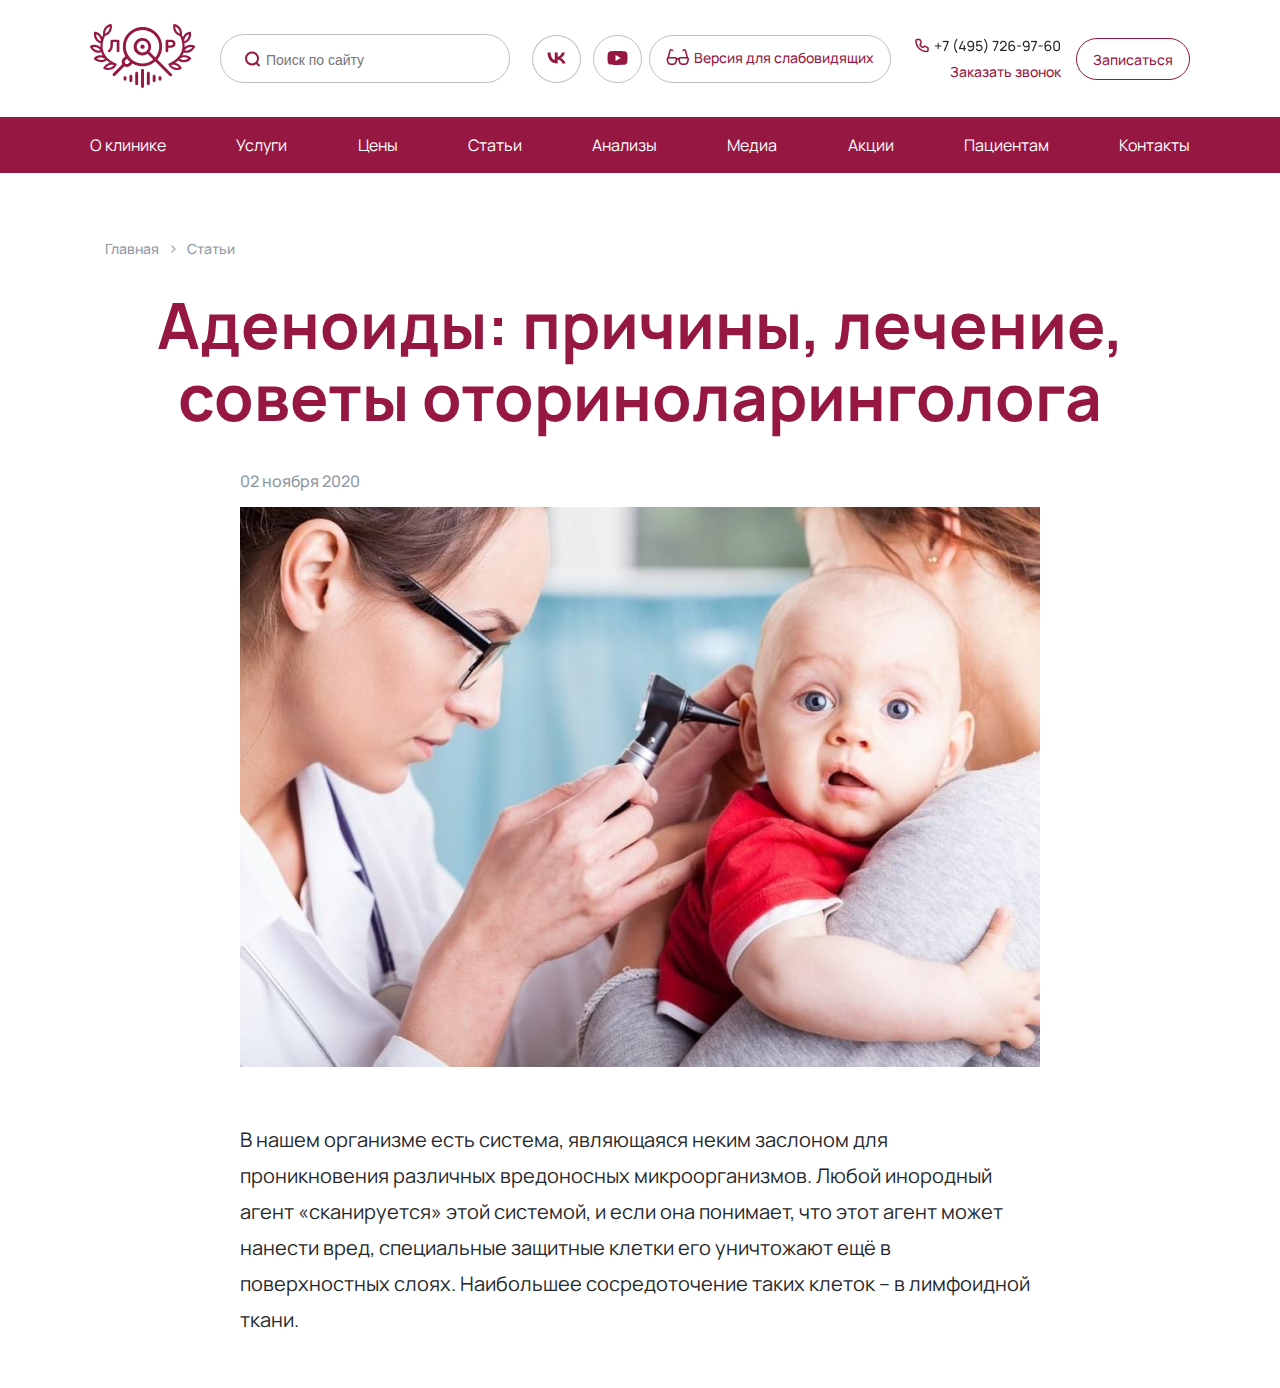
<file: html/article.html>
<!DOCTYPE html>
<html lang="en">
<head>
	<meta charset="UTF-8">
	<link rel="stylesheet" href="../css/article.css">
	<link href="https://fonts.googleapis.com/css2?family=Manrope:wght@400;500;600;700&display=swap" rel="stylesheet">
	<meta name="viewport" content="width=device-width, initial-scale=1.0">
	<title>Статьи</title>
</head>
<body>
	<div class="wrapper">
		<header>
			<div class="header__container">
				<div class="sub-header__content">
					<div class="sub-header__logo">
						<a href="../index.html"><img src="../img/header/logo.svg" alt="logo"></a>
					</div>
					<div class="sub-header__search-bar">
						<div class="search-bar__item">
							<div class="search-bar__image">
								<img src="../img/header/search.svg" alt="search">
							</div>
							<div class="search-bar__text">
								<input type="text" placeholder="Поиск по сайту">
							</div>
						</div>
					</div>
					<div class="sub-header__social">
						<div class="sub-header__social-vk">
							<img src="../img/header/vk.svg" alt="VK">
						</div>
						<div class="sub-header__social-ytube">
							<img src="../img/header/youtube.svg" alt="YouTube">
						</div>
					</div>
					<div class="sub-header__limvision">
						<div class="limvision__img">
							<img src="../img/header/glass.svg" alt="Glass">
						</div>
						<a href="#" class="limvision__link">Версия для слабовидящих</a>
					</div>
					<div class="sub-header__call">
						<div class="sub-header__call-img">
							<img src="../img/header/call.png" alt="call">
						</div>
						<a href="#" class="call-me">Заказать звонок</a>
					</div>
					<div class="sub-header__button">
						<a href="#" class="sign">Записаться</a>
					</div>
				</div>
			</div>
			<div class="header">
				<div class="header-nav__container">
					<nav class="header__nav-bar">
						<ul class="nav-bar__list">
							<li class="nav-bar__list-item">
								<a href="#" class="nav-bar__link">О клинике</a>
							</li>
							<li class="nav-bar__list-item">
								<a href="services.html" class="nav-bar__link">Услуги</a>
							</li>
							<li class="nav-bar__list-item">
								<a href="price.html" class="nav-bar__link">Цены</a>
							</li>
							<li class="nav-bar__list-item">
								<a href="#" class="nav-bar__link">Статьи</a>
							</li>
							<li class="nav-bar__list-item">
								<a href="#" class="nav-bar__link">Анализы</a>
							</li>
							<li class="nav-bar__list-item">
								<a href="#" class="nav-bar__link">Медиа</a>
							</li>
							<li class="nav-bar__list-item">
								<a href="#" class="nav-bar__link">Акции</a>
							</li>
							<li class="nav-bar__list-item">
								<a href="#" class="nav-bar__link">Пациентам</a>
							</li>
							<li class="nav-bar__list-item">
								<a href="#" class="nav-bar__link">Контакты</a>
							</li>
						</ul>
					</nav>
				</div>
			</div>
		</header>
		<main>
			<section class="article">
				<div class="article__container">
					<div class="article__history">
						<a href="../index.html" class="history__main">Главная</a>
						<a class="history__arrow">></a>
						<a href="services.html" class="history__price">Статьи</a>
					</div>
					<h1 class="article__main-title">
						Аденоиды: причины, лечение, советы оториноларинголога
					</h1>
					<h5 class="article__main-date">02 ноября 2020</h5>
					<div class="article__image">
						<img src="../img/article-block7/01.png" alt="">
					</div>
					<div class="article__text-block">
						<p class="article__text">
							В нашем организме есть система, являющаяся неким заслоном для проникновения различных вредоносных микроорганизмов. Любой инородный агент «сканируется» этой системой, и если она понимает, что этот агент может нанести вред, специальные защитные клетки его уничтожают ещё в поверхностных слоях. Наибольшее сосредоточение таких клеток – в лимфоидной ткани.
						</p>
					</div>
				</div>
			</section>			
		</main>
	</div>
</body>
</html>
</file>
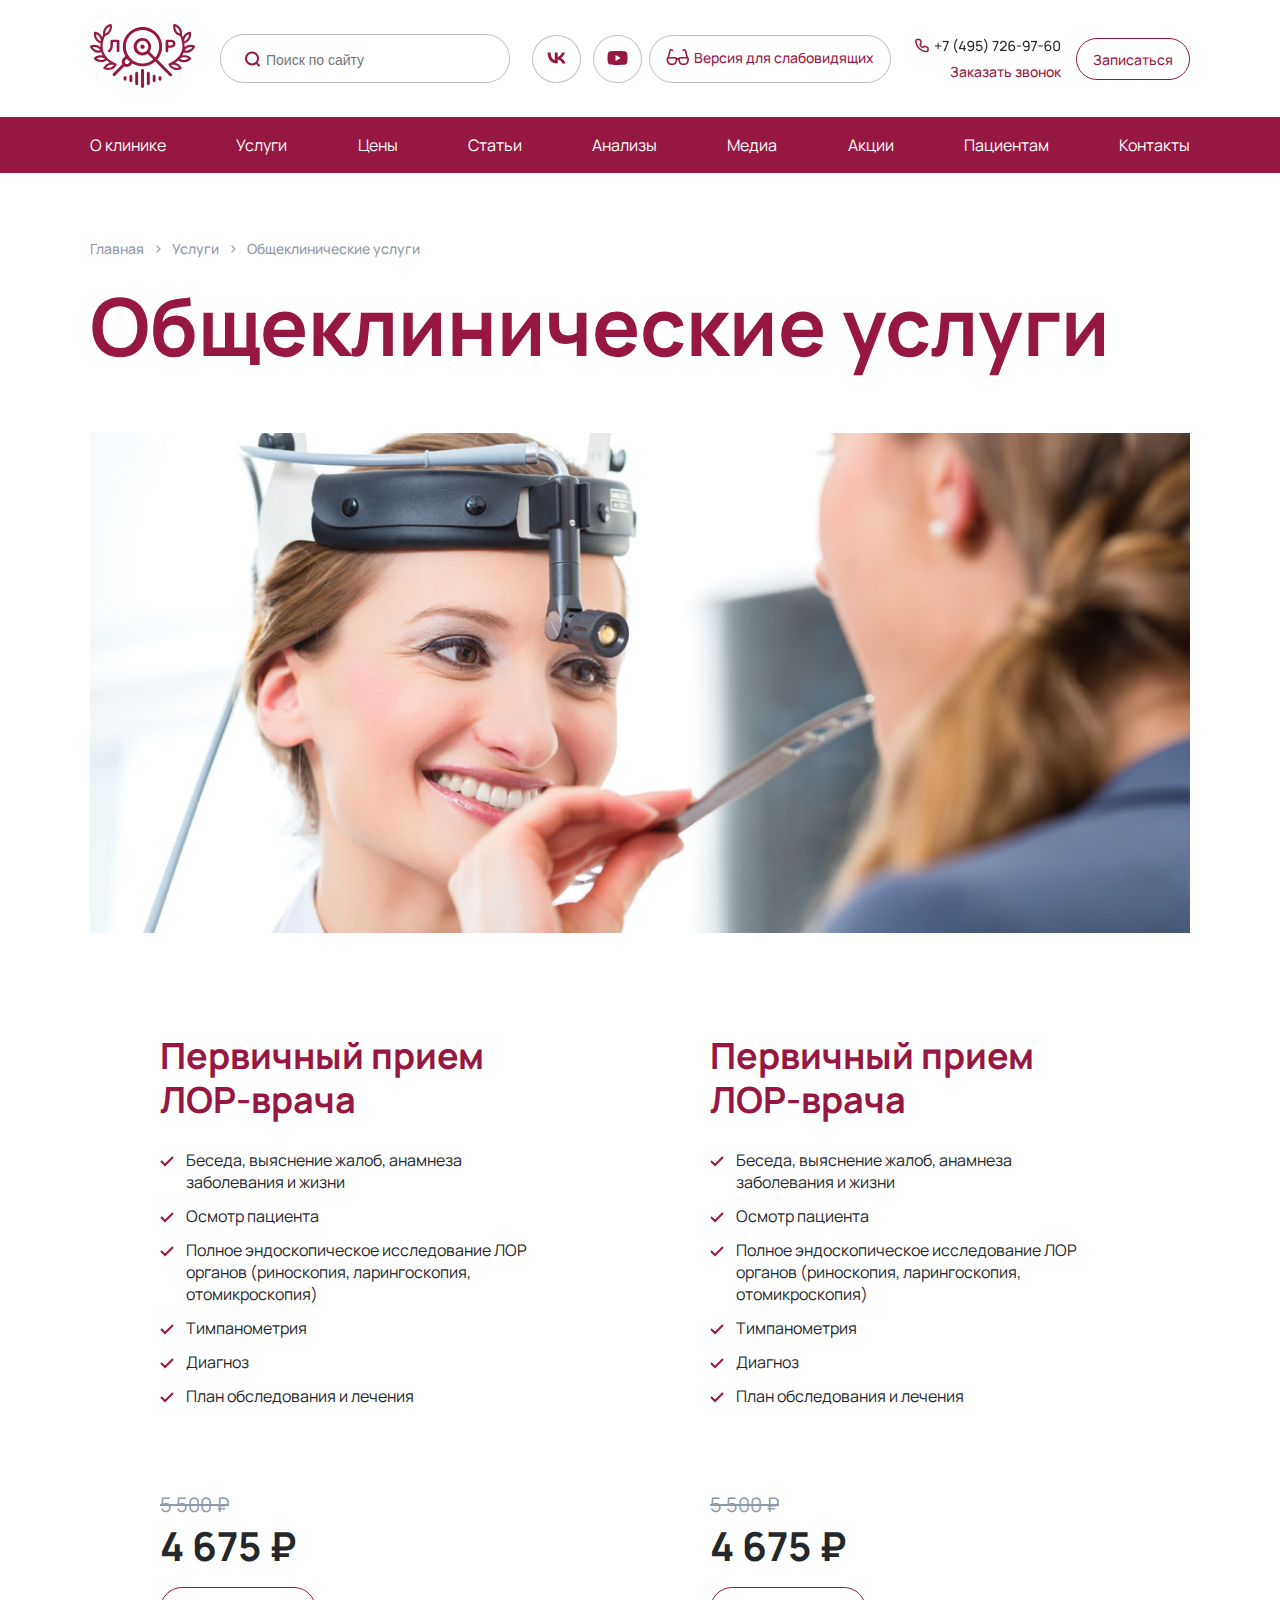
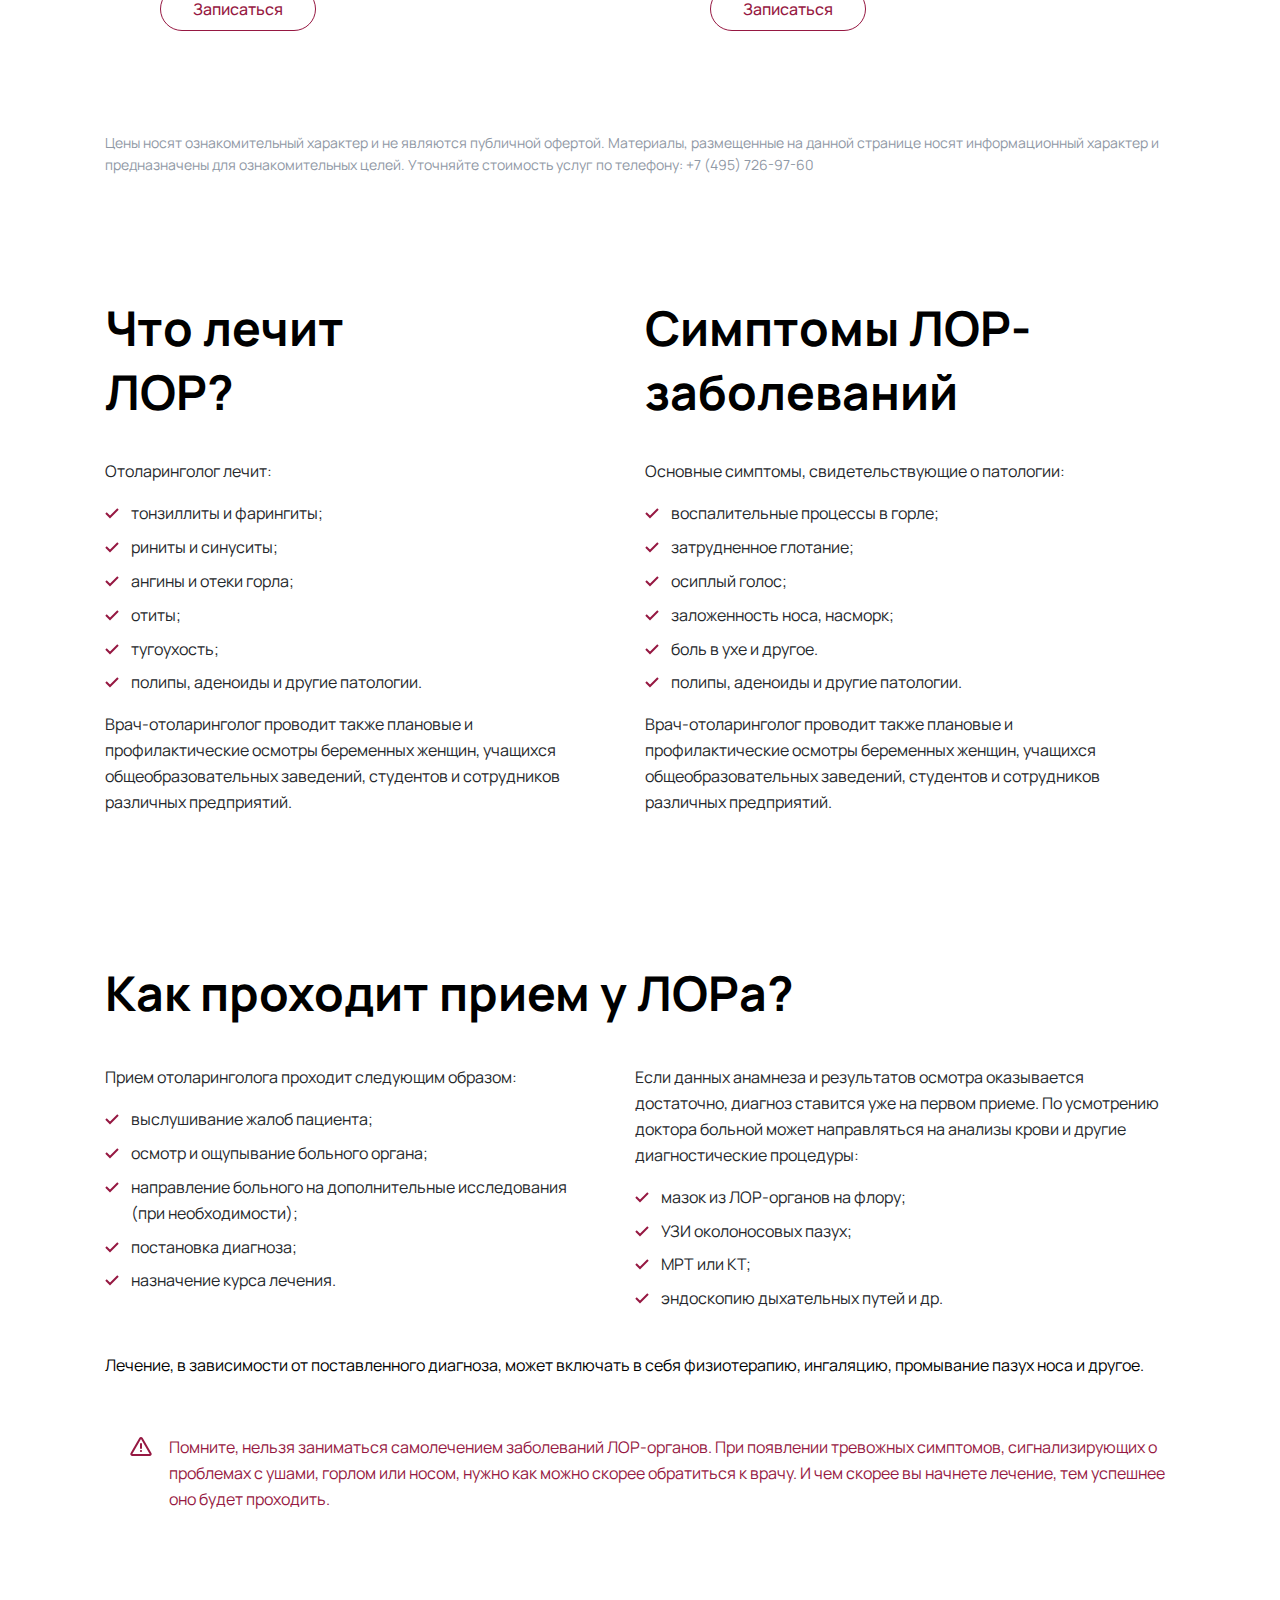
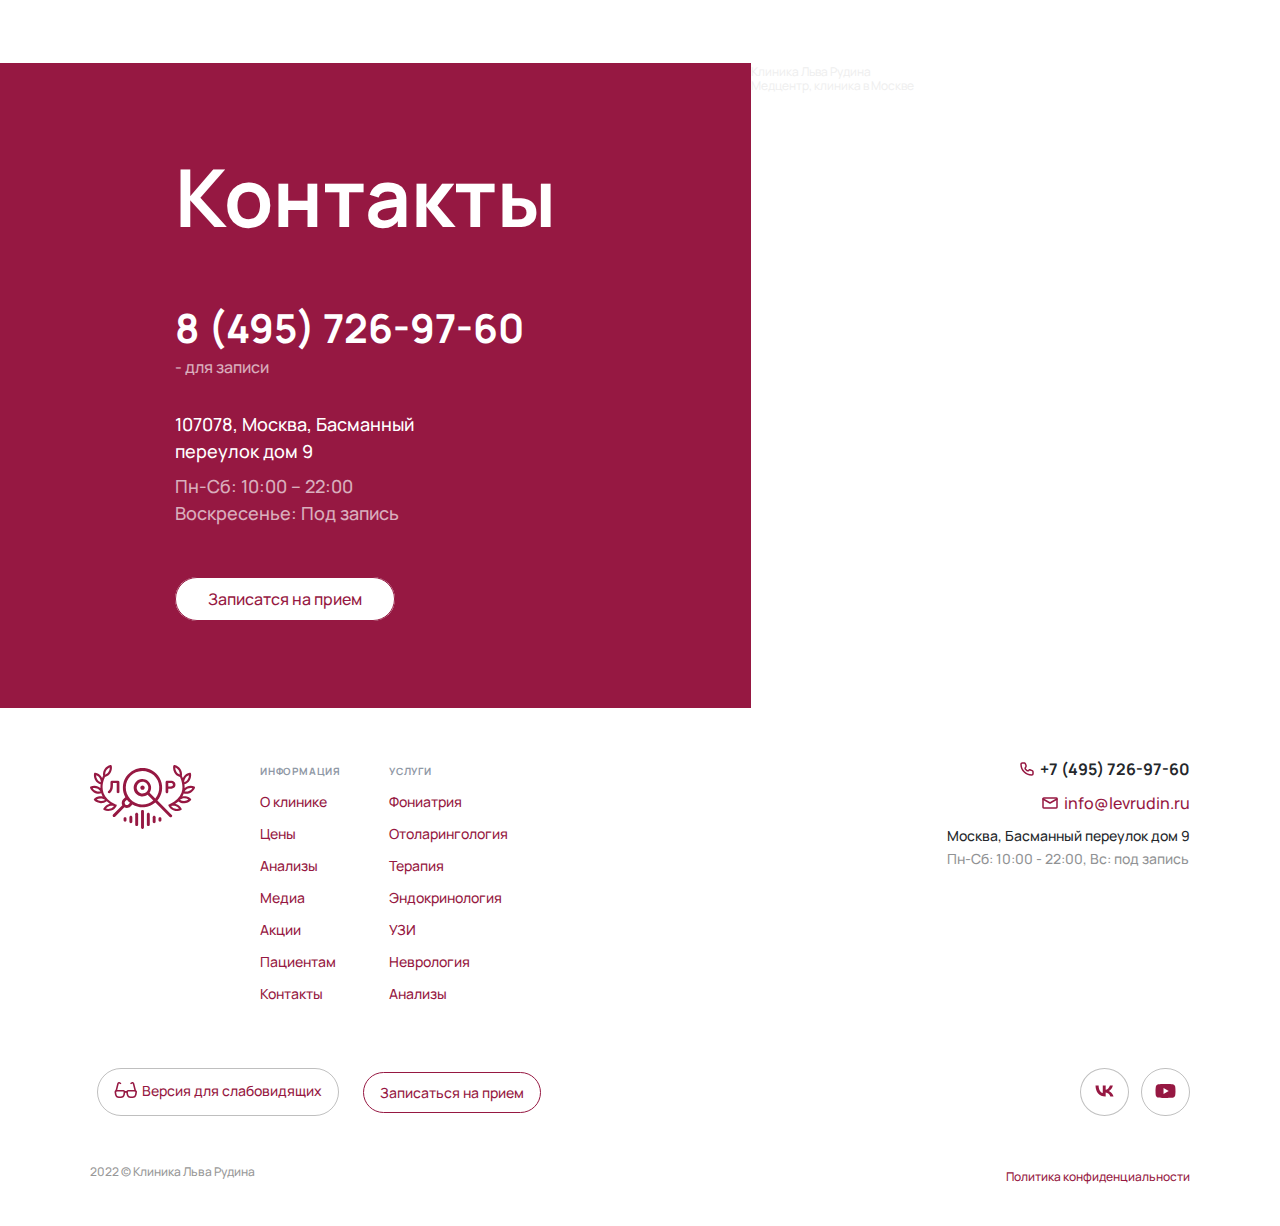
<file: html/clinical.html>
<!DOCTYPE html>
<html lang="en">
<head>
	<meta charset="UTF-8">
	<link rel="stylesheet" href="../css/clinical.css">
	<link href="https://fonts.googleapis.com/css2?family=Manrope:wght@400;500;600;700&display=swap" rel="stylesheet">
	<meta name="viewport" content="width=device-width, initial-scale=1.0">
	<title>Общеклинические услуги</title>
</head>
<body>
	<div class="wrapper">
		<header>
			<div class="header__container">
				<div class="sub-header__content">
					<div class="sub-header__logo">
						<a href="../index.html"><img src="../img/header/logo.svg" alt="logo"></a>
					</div>
					<div class="sub-header__search-bar">
						<div class="search-bar__item">
							<div class="search-bar__image">
								<img src="../img/header/search.svg" alt="search">
							</div>
							<div class="search-bar__text">
								<input type="text" placeholder="Поиск по сайту">
							</div>
						</div>
					</div>
					<div class="sub-header__social">
						<div class="sub-header__social-vk">
							<img src="../img/header/vk.svg" alt="VK">
						</div>
						<div class="sub-header__social-ytube">
							<img src="../img/header/youtube.svg" alt="YouTube">
						</div>
					</div>
					<div class="sub-header__limvision">
						<div class="limvision__img">
							<img src="../img/header/glass.svg" alt="Glass">
						</div>
						<a href="#" class="limvision__link">Версия для слабовидящих</a>
					</div>
					<div class="sub-header__call">
						<div class="sub-header__call-img">
							<img src="../img/header/call.png" alt="call">
						</div>
						<a href="#" class="call-me">Заказать звонок</a>
					</div>
					<div class="sub-header__button">
						<a href="#" class="sign">Записаться</a>
					</div>
				</div>
			</div>
			<div class="header">
				<div class="header-nav__container">
					<nav class="header__nav-bar">
						<ul class="nav-bar__list">
							<li class="nav-bar__list-item">
								<a href="#" class="nav-bar__link">О клинике</a>
							</li>
							<li class="nav-bar__list-item">
								<a href="services.html" class="nav-bar__link">Услуги</a>
							</li>
							<li class="nav-bar__list-item">
								<a href="price.html" class="nav-bar__link">Цены</a>
							</li>
							<li class="nav-bar__list-item">
								<a href="#" class="nav-bar__link">Статьи</a>
							</li>
							<li class="nav-bar__list-item">
								<a href="#" class="nav-bar__link">Анализы</a>
							</li>
							<li class="nav-bar__list-item">
								<a href="#" class="nav-bar__link">Медиа</a>
							</li>
							<li class="nav-bar__list-item">
								<a href="#" class="nav-bar__link">Акции</a>
							</li>
							<li class="nav-bar__list-item">
								<a href="#" class="nav-bar__link">Пациентам</a>
							</li>
							<li class="nav-bar__list-item">
								<a href="#" class="nav-bar__link">Контакты</a>
							</li>
						</ul>
					</nav>
				</div>
			</div>
		</header>
		<main>
			<div class="page__clinical">
				<div class="clinical__container">
					<div class="clinical__history">
						<a href="../index.html" class="history__main">Главная</a>
						<a class="history__arrow">></a>
						<a href="services.html" class="history__price">Услуги</a>
						<a class="history__arrow">></a>
						<a href="services.html" class="history__price">Общеклинические услуги</a>
					</div>
					<h1 class="clinical__title">Общеклинические услуги</h1>
					<div class="clinical__image">
						<img src="../img/clinical-block6/01.png" alt="">
					</div>
					<div class="clinical__content">
						<div class="clinical__blocks">
							<h3 class="blocks-item__title">
								Первичный прием
								ЛОР-врача
							</h3>
							<div class="blocks-item__list">
								<ul class="blocks__list">
									<li class="blocks-list__item">
										<img src="../img/clinical-block6/02.svg" alt="">
										<p class="blocks-list__text">Беседа, выяснение жалоб, анамнеза заболевания и жизни</p>
									</li>
									<li class="blocks-list__item">
										<img src="../img/clinical-block6/02.svg" alt="">
										<p class="blocks-list__text">Осмотр пациента</p>
									</li>
									<li class="blocks-list__item">
										<img src="../img/clinical-block6/02.svg" alt="">
										<p class="blocks-list__text">Полное эндоскопическое исследование ЛОР органов (риноскопия, ларингоскопия, отомикроскопия)</p>
									</li>
									<li class="blocks-list__item">
										<img src="../img/clinical-block6/02.svg" alt="">
										<p class="blocks-list__text">Тимпанометрия</p>
									</li>
									<li class="blocks-list__item">
										<img src="../img/clinical-block6/02.svg" alt="">
										<p class="blocks-list__text">Диагноз</p>
									</li>
									<li class="blocks-list__item">
										<img src="../img/clinical-block6/02.svg" alt="">
										<p class="blocks-list__text">План обследования и лечения</p>
									</li>
								</ul>
							</div>
							<div class="blocks-item__price">
								<p class="old-price">5 500 ₽</p>
								<p class="new-price">4 675 ₽</p>
							</div>
							<div class="blocks-item__action">
								<a href="#" class="blocks-item__button">Записаться</a>
							</div>
						</div>
						<div class="clinical__blocks">
							<h3 class="blocks-item__title">
								Первичный прием
								ЛОР-врача
							</h3>
							<div class="blocks-item__list">
								<ul class="blocks__list">
									<li class="blocks-list__item">
										<img src="../img/clinical-block6/02.svg" alt="">
										<p class="blocks-list__text">Беседа, выяснение жалоб, анамнеза заболевания и жизни</p>
									</li>
									<li class="blocks-list__item">
										<img src="../img/clinical-block6/02.svg" alt="">
										<p class="blocks-list__text">Осмотр пациента</p>
									</li>
									<li class="blocks-list__item">
										<img src="../img/clinical-block6/02.svg" alt="">
										<p class="blocks-list__text">Полное эндоскопическое исследование ЛОР органов (риноскопия, ларингоскопия, отомикроскопия)</p>
									</li>
									<li class="blocks-list__item">
										<img src="../img/clinical-block6/02.svg" alt="">
										<p class="blocks-list__text">Тимпанометрия</p>
									</li>
									<li class="blocks-list__item">
										<img src="../img/clinical-block6/02.svg" alt="">
										<p class="blocks-list__text">Диагноз</p>
									</li>
									<li class="blocks-list__item">
										<img src="../img/clinical-block6/02.svg" alt="">
										<p class="blocks-list__text">План обследования и лечения</p>
									</li>
								</ul>
							</div>
							<div class="blocks-item__price">
								<p class="old-price">5 500 ₽</p>
								<p class="new-price">4 675 ₽</p>
							</div>
							<div class="blocks-item__action">
								<a href="#" class="blocks-item__button">Записаться</a>
							</div>
						</div>
					</div>
				</div>
			</div>
			<div class="page__notes">
				<div class="notes__container">
				Цены носят ознакомительный характер и не являются публичной офертой. Материалы, размещенные на данной странице носят информационный характер и предназначены для ознакомительных целей. Уточняйте стоимость услуг по телефону: +7 (495) 726-97-60
				</div>
			</div>
			<div class="page__quest">
				<div class="quest__container">
					<div class="quest-content__first">
						<div class="quest-item__first">
							<div class="first-quest__title-block">
								<h1 class="first-quest__title">
									Что лечит<br>
									ЛОР?
								</h1>
							</div>
							<h5 class="first-quest__sub-title">Отоларинголог лечит:</h5>	
							<div class="first-quest__block-list">
								<ul class="first-quest__list">
									<li class="quest__list-item">
										<img src="../img/clinical-block6/02.svg" alt="svg">
										<p class="quest__list-text">тонзиллиты и фарингиты;</p>
									</li>
									<li class="quest__list-item">
										<img src="../img/clinical-block6/02.svg" alt="svg">
										<p class="quest__list-text">риниты и синуситы;</p>
									</li>
									<li class="quest__list-item">
										<img src="../img/clinical-block6/02.svg" alt="svg">
										<p class="quest__list-text">ангины и отеки горла;</p>
									</li>
									<li class="quest__list-item">
										<img src="../img/clinical-block6/02.svg" alt="svg">
										<p class="quest__list-text">отиты;</p>
									</li>
									<li class="quest__list-item">
										<img src="../img/clinical-block6/02.svg" alt="svg">
										<p class="quest__list-text">тугоухость;</p>
									</li>
									<li class="quest__list-item">
										<img src="../img/clinical-block6/02.svg" alt="svg">
										<p class="quest__list-text">полипы, аденоиды и другие патологии.</p>
									</li>
								</ul>
							</div>
							<p class="first-quest__text">Врач-отоларинголог проводит также плановые и профилактические осмотры беременных женщин, учащихся общеобразовательных заведений, студентов и сотрудников различных предприятий.</p>
						</div>
						<div class="quest-item__first">
							<div class="first-quest__title-block">
								<h1 class="first-quest__title">
									Симптомы ЛОР-заболеваний
								</h1>
							</div>
							<h5 class="first-quest__sub-title">Основные симптомы, свидетельствующие о патологии:</h5>	
							<div class="first-quest__block-list">
								<ul class="first-quest__list">
									<li class="quest__list-item">
										<img src="../img/clinical-block6/02.svg" alt="svg">
										<p class="quest__list-text">воспалительные процессы в горле;</p>
									</li>
									<li class="quest__list-item">
										<img src="../img/clinical-block6/02.svg" alt="svg">
										<p class="quest__list-text">затрудненное глотание;</p>
									</li>
									<li class="quest__list-item">
										<img src="../img/clinical-block6/02.svg" alt="svg">
										<p class="quest__list-text">осиплый голос;</p>
									</li>
									<li class="quest__list-item">
										<img src="../img/clinical-block6/02.svg" alt="svg">
										<p class="quest__list-text">заложенность носа, насморк;</p>
									</li>
									<li class="quest__list-item">
										<img src="../img/clinical-block6/02.svg" alt="svg">
										<p class="quest__list-text">боль в ухе и другое.</p>
									</li>
									<li class="quest__list-item">
										<img src="../img/clinical-block6/02.svg" alt="svg">
										<p class="quest__list-text">полипы, аденоиды и другие патологии.</p>
									</li>
								</ul>
							</div>
							<p class="first-quest__text">Врач-отоларинголог проводит также плановые и профилактические осмотры беременных женщин, учащихся общеобразовательных заведений, студентов и сотрудников различных предприятий.</p>
						</div>
					</div>
					<div class="quest-content__second">
						<div class="second-quest__title-block">
									<h1 class="second-quest__title">
										Как проходит прием у ЛОРа?
									</h1>
								</div>
						<div class="quest-item__second">
							<div class="quest-item__first">
								<h5 class="first-quest__sub-title">Прием отоларинголога проходит следующим образом:</h5>	
								<div class="first-quest__block-list">
									<ul class="first-quest__list">
										<li class="quest__list-item">
											<img src="../img/clinical-block6/02.svg" alt="svg">
											<p class="quest__list-text">выслушивание жалоб пациента;</p>
										</li>
										<li class="quest__list-item">
											<img src="../img/clinical-block6/02.svg" alt="svg">
											<p class="quest__list-text">осмотр и ощупывание больного органа;</p>
										</li>
										<li class="quest__list-item">
											<img src="../img/clinical-block6/02.svg" alt="svg">
											<p class="quest__list-text">
												направление больного на дополнительные исследования (при необходимости);
											</p>
										</li>
										<li class="quest__list-item">
											<img src="../img/clinical-block6/02.svg" alt="svg">
											<p class="quest__list-text">постановка диагноза;</p>
										</li>
										<li class="quest__list-item">
											<img src="../img/clinical-block6/02.svg" alt="svg">
											<p class="quest__list-text">назначение курса лечения.</p>
										</li>
									</ul>
								</div>
							</div>
							<div class="quest-item__first">
								<h5 class="first-quest__sub-title">Если данных анамнеза и результатов осмотра оказывается достаточно, диагноз ставится уже на первом приеме. По усмотрению доктора больной может направляться на анализы крови и другие диагностические процедуры:</h5>	
								<div class="first-quest__block-list">
									<ul class="first-quest__list">
										<li class="quest__list-item">
											<img src="../img/clinical-block6/02.svg" alt="svg">
											<p class="quest__list-text">мазок из ЛОР-органов на флору;</p>
										</li>
										<li class="quest__list-item">
											<img src="../img/clinical-block6/02.svg" alt="svg">
											<p class="quest__list-text">УЗИ околоносовых пазух;</p>
										</li>
										<li class="quest__list-item">
											<img src="../img/clinical-block6/02.svg" alt="svg">
											<p class="quest__list-text">МРТ или КТ;</p>
										</li>
										<li class="quest__list-item">
											<img src="../img/clinical-block6/02.svg" alt="svg">
											<p class="quest__list-text">эндоскопию дыхательных путей и др.</p>
										</li>
									</ul>
								</div>
							</div>
						</div>
					</div>
					<div class="quest-content__notes">
						<p class="quest-content__notes-text">
							Лечение, в зависимости от поставленного диагноза, может включать в себя физиотерапию, ингаляцию, промывание пазух носа и другое.
						</p>
					</div>
					<div class="quest-content__warning">
						<img src="../img/clinical-block6/03.svg" alt="">
						<p class="quest-content__warning-text">
							Помните, нельзя заниматься самолечением заболеваний ЛОР-органов. При появлении тревожных симптомов, сигнализирующих о проблемах с ушами, горлом или носом, нужно как можно скорее обратиться к врачу. И чем скорее вы начнете лечение, тем успешнее оно будет проходить.
						</p>
					</div>
				</div>			
			</div>
			<div class="page__contact">
				<div class="contact__background">
					<div class="contact__background-color">
						<div class="contact__container">
							<div class="contact__content">
								<h1 class="contact__title">
									Контакты
								</h1>
								<div class="contact__number">
									<h2 class="contact__phone">
										8 (495) 726-97-60
									</h2>
									<div class="contact__notes">
										- для записи
									</div>
								</div>
								<div class="contact__geography">
									<div class="contact__position">
										107078, Москва,
										Басманный переулок дом 9
									</div>
									<div class="contact__shedule">
										Пн-Сб: 10:00 – 22:00
										Воскресенье: Под запись
									</div>
								</div>
								<div class="contact__action">
									<a href="#" class="contact__button">Записатся на прием</a>
								</div>			
							</div>
						</div>
					</div>
					<div class="contact__background-map">
						<div style="position:relative;overflow:hidden;"><a href="https://yandex.ru/maps/org/klinika_lva_rudina/195235549316/?utm_medium=mapframe&utm_source=maps" style="color:#eee;font-size:12px;position:absolute;top:0px;">Клиника Льва Рудина</a><a href="https://yandex.ru/maps/213/moscow/category/medical_center_clinic/184106108/?utm_medium=mapframe&utm_source=maps" style="color:#eee;font-size:12px;position:absolute;top:14px;">Медцентр, клиника в Москве</a><iframe src="https://yandex.ru/map-widget/v1/-/CCUVmOck2C" width="960" height="640" frameborder="1" allowfullscreen="true" style="position:relative;"></iframe></div>
					</div>
				</div>
			</div>
		</main>
		<footer>
			<div class="page__footer">
				<div class="footer__container">
					<div class="footer__content">
						<div class="footer__left">
							<div class="left-footer__list-menu">
								<div class="left-footer__logo">
									<img src="../img/footer/01.svg" alt="logo">
								</div>
								<div class="left-footer__list-first">
									<ul class="left-footer__list">
										<li class="left-footer__list-item">
											<a href="#" class="footer__list-title">ИНФОРМАЦИЯ</a>
										</li>
										<li class="left-footer__list-item">
											<a href="#" class="footer__list-menu">О клинике</a>
										</li>
										<li class="left-footer__list-item">
											<a href="#" class="footer__list-menu">Цены</a>
										</li>
										<li class="left-footer__list-item">
											<a href="#" class="footer__list-menu">Анализы</a>
										</li>
										<li class="left-footer__list-item">
											<a href="#" class="footer__list-menu">Медиа</a>
										</li>
										<li class="left-footer__list-item">
											<a href="#" class="footer__list-menu">Акции</a>
										</li>
										<li class="left-footer__list-item">
											<a href="#" class="footer__list-menu">Пациентам</a>
										</li>
										<li class="left-footer__list-item">
											<a href="#" class="footer__list-menu">Контакты</a>
										</li>
									</ul>
								</div>
								<div class="left-footer__list-second">
									<ul class="left-footer__list">
										<li class="left-footer__list-item">
											<a href="#" class="footer__list-title">УСЛУГИ</a>
										</li>
										<li class="left-footer__list-item">
											<a href="#" class="footer__list-menu">Фониатрия</a>
										</li>
										<li class="left-footer__list-item">
											<a href="#" class="footer__list-menu">Отоларингология</a>
										</li>
										<li class="left-footer__list-item">
											<a href="#" class="footer__list-menu">Терапия</a>
										</li>
										<li class="left-footer__list-item">
											<a href="#" class="footer__list-menu">Эндокринология</a>
										</li>
										<li class="left-footer__list-item">
											<a href="#" class="footer__list-menu">УЗИ</a>
										</li>
										<li class="left-footer__list-item">
											<a href="#" class="footer__list-menu">Неврология</a>
										</li>
										<li class="left-footer__list-item">
											<a href="#" class="footer__list-menu">Анализы</a>
										</li>
									</ul>
								</div>
							</div>
						</div>
						<div class="footer__right">
							<div class="footer__right-info">
								<div class="right-footer__phone">
									<img src="../img/footer/02.svg" alt="phone">
									<a href="#" class="right-footer__call">+7 (495) 726-97-60</a>
								</div>
								<div class="right-footer__mail">
									<img src="../img/footer/03.svg" alt="mail">
									<a href="#" class="right-footer__post">info@levrudin.ru</a>
								</div>
								<div class="right-footer__info">
									<p class="right-footer__info-first">
										Москва, Басманный переулок дом 9
									</p>
									<p class="right-footer__info-second">
										Пн-Сб: 10:00 - 22:00, Вс: под запись
									</p>
								</div>
							</div>
						</div>
					</div>
					<div class="footer__content-second">
						<div class="second-content__left">
							<div class="second-content__action1">
								<div class="limvision__img">
									<img src="../img/header/glass.svg" alt="Glass">
								</div>
								<a href="#" class="limvision__link">Версия для слабовидящих</a>
							</div>
							<div class="second-content__action2">
								<a href="#" class="second-content__button2">Записаться на прием</a>
							</div>
						</div>
						<div class="second-content__right">
							<div class="sub-header__social-vk">
								<a href="#"><img src="../img/header/vk.svg" alt="VK"></a>
							</div>
							<div class="sub-header__social-ytube">
								<a href="#"><img src="../img/header/youtube.svg" alt="YouTube"></a>
							</div>
						</div>
					</div>
					<div class="footer__content-last">
						<div class="last-content__left">
							2022 © Клиника Льва Рудина
						</div>
						<div class="last-content__right">
							<a href="#" class="last-content__link">Политика конфиденциальности</a>
						</div>
					</div>
				</div>
			</div>
		</footer>
	</div>
</body>
</html>
</file>
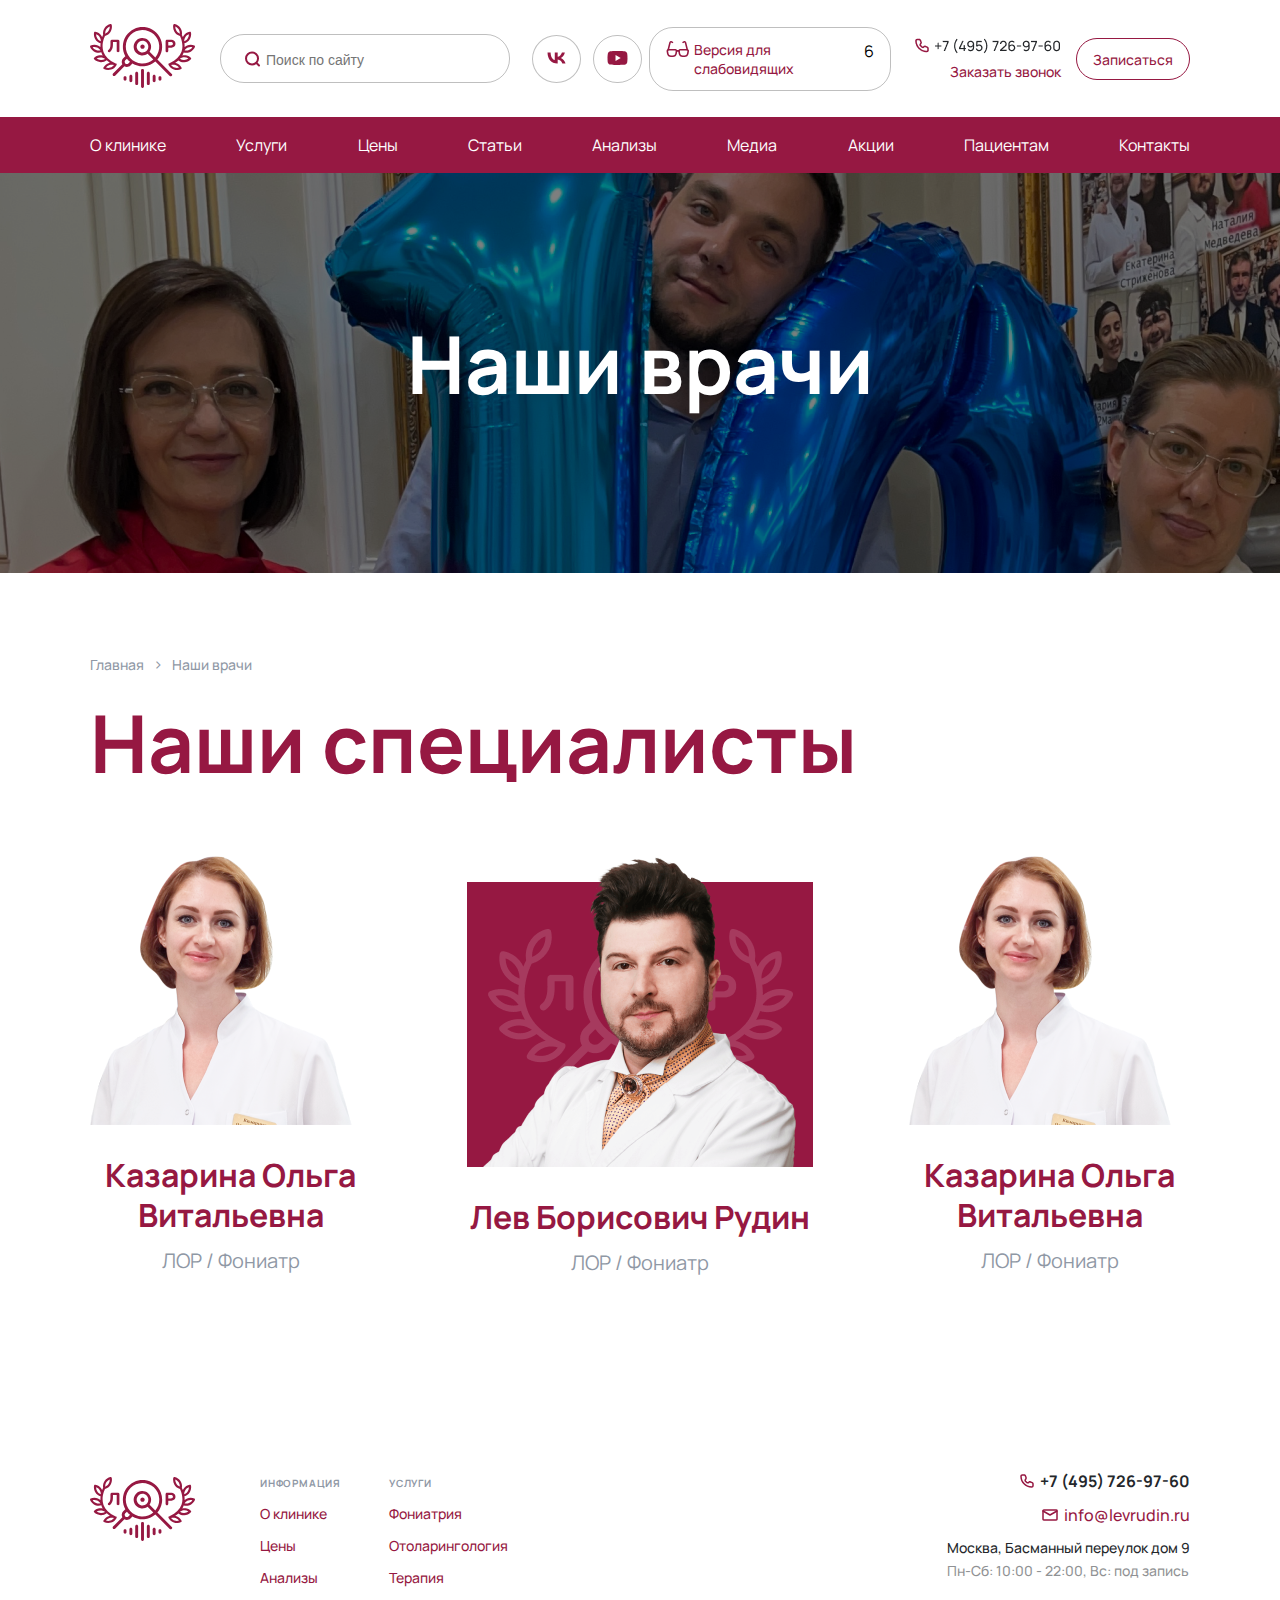
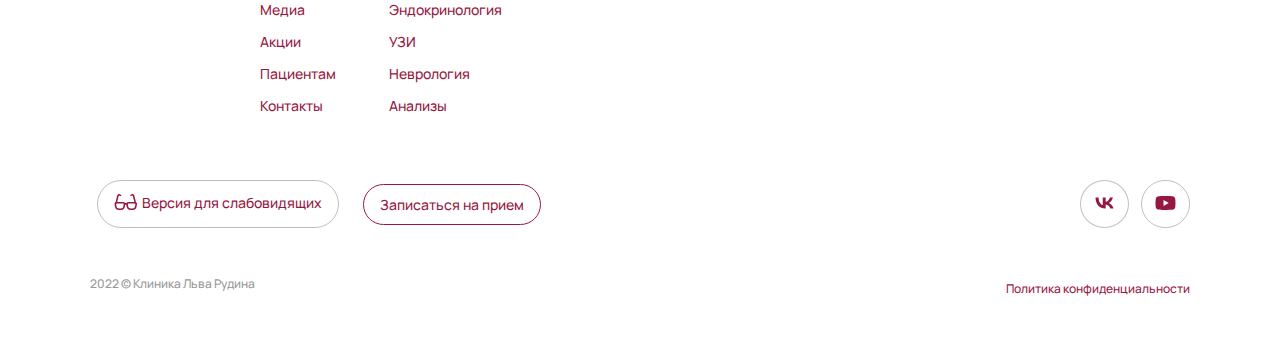
<file: html/doctors.html>
<!DOCTYPE html>
<html lang="en">
<head>
	<meta charset="UTF-8">
	<meta name="viewport" content="width=device-width, initial-scale=1.0">
	<link rel="stylesheet" href="../css/doctors.css">
	<link href="https://fonts.googleapis.com/css2?family=Manrope:wght@400;500;600;700&display=swap" rel="stylesheet">
	<title>Наши врачи</title>
</head>
<body>
	<div class="wrapper">
		<header>
			<div class="header__container">
				<div class="sub-header__content">
					<div class="sub-header__logo">
						<a href="../index.html"><img src="../img/header/logo.svg" alt="logo"></a>
					</div>
					<div class="sub-header__search-bar">
						<div class="search-bar__item">
							<div class="search-bar__image">
								<img src="../img/header/search.svg" alt="search">
							</div>
							<div class="search-bar__text">
								<input type="text" placeholder="Поиск по сайту">
							</div>
						</div>
					</div>
					<div class="sub-header__social">
						<div class="sub-header__social-vk">
							<img src="../img/header/vk.svg" alt="VK">
						</div>
						<div class="sub-header__social-ytube">
							<img src="../img/header/youtube.svg" alt="YouTube">
						</div>
					</div>
					<div class="sub-header__limvision">
						<div class="limvision__img">
							<img src="../img/header/glass.svg" alt="Glass">
						</div>
						<a href="#" class="limvision__link">Версия для слабовидящих</a>6
					</div>
					<div class="sub-header__call">
						<div class="sub-header__call-img">
							<img src="../img/header/call.png" alt="call">
						</div>
						<a href="#" class="call-me">Заказать звонок</a>
					</div>
					<div class="sub-header__button">
						<a href="#" class="sign">Записаться</a>
					</div>
				</div>
			</div>
			<div class="header">
				<div class="header-nav__container">
					<nav class="header__nav-bar">
						<ul class="nav-bar__list">
							<li class="nav-bar__list-item">
								<a href="#" class="nav-bar__link">О клинике</a>
							</li>
							<li class="nav-bar__list-item">
								<a href="services.html" class="nav-bar__link">Услуги</a>
							</li>
							<li class="nav-bar__list-item">
								<a href="price.html" class="nav-bar__link">Цены</a>
							</li>
							<li class="nav-bar__list-item">
								<a href="#" class="nav-bar__link">Статьи</a>
							</li>
							<li class="nav-bar__list-item">
								<a href="#" class="nav-bar__link">Анализы</a>
							</li>
							<li class="nav-bar__list-item">
								<a href="#" class="nav-bar__link">Медиа</a>
							</li>
							<li class="nav-bar__list-item">
								<a href="#" class="nav-bar__link">Акции</a>
							</li>
							<li class="nav-bar__list-item">
								<a href="#" class="nav-bar__link">Пациентам</a>
							</li>
							<li class="nav-bar__list-item">
								<a href="#" class="nav-bar__link">Контакты</a>
							</li>
						</ul>
					</nav>
				</div>
			</div>
		</header>
		<main>
			<div class="page__first">
				<div class="first__container">
					<div class="first__content">
						<div class="first__title">
							Наши врачи
						</div>
					</div>
				</div>
			</div>
			<div class="page__doctors">
				<div class="doctors__container">
					<div class="doctors__history">
						<a href="../index.html" class="history__main">Главная</a>
						<a class="history__arrow">></a>
						<a href="#" class="history__doctors">Наши врачи</a>
					</div>
					<h1 class="doctors__title">
						Наши специалисты
					</h1>
					<div class="doctors__personal">
						<div class="personal__first">
							<div class="first-personal__image">
								<img src="../img/doctors-block2/02.png" alt="Doc">
							</div>
							<div class="first-personal__desc">
								<a href="#" class="personal__desc-name">
									Казарина Ольга Витальевна
								</a>
								<p class="personal__desc-profesion">
									ЛОР / Фониатр
								</p>
							</div>
						</div>
						<div class="personal__second">
							<div class="second-personal__image">
								<img src="../img/doctors-block2/03.png" alt="Doc">
							</div>
							<div class="second-personal__desc">
								<a href="rudin.html" class="second-personal__desc-name">
									Лев Борисович Рудин
								</a >
								<p class="second-personal__desc-profesion">
									ЛОР / Фониатр
								</p>
							</div>
						</div>
						<div class="personal__first">
							<div class="first-personal__image">
								<img src="../img/doctors-block2/02.png" alt="Doc">
							</div>
							<div class="first-personal__desc">
								<a href="#" class="personal__desc-name">
									Казарина Ольга Витальевна
								</a>
								<p class="personal__desc-profesion">
									ЛОР / Фониатр
								</p>
							</div>
						</div>
					</div>
				</div>
			</div>
		</main>
		<footer>
			<div class="page__footer">
				<div class="footer__container">
					<div class="footer__content">
						<div class="footer__left">
							<div class="left-footer__list-menu">
								<div class="left-footer__logo">
									<img src="../img/footer/01.svg" alt="logo">
								</div>
								<div class="left-footer__list-first">
									<ul class="left-footer__list">
										<li class="left-footer__list-item">
											<a href="#" class="footer__list-title">ИНФОРМАЦИЯ</a>
										</li>
										<li class="left-footer__list-item">
											<a href="#" class="footer__list-menu">О клинике</a>
										</li>
										<li class="left-footer__list-item">
											<a href="#" class="footer__list-menu">Цены</a>
										</li>
										<li class="left-footer__list-item">
											<a href="#" class="footer__list-menu">Анализы</a>
										</li>
										<li class="left-footer__list-item">
											<a href="#" class="footer__list-menu">Медиа</a>
										</li>
										<li class="left-footer__list-item">
											<a href="#" class="footer__list-menu">Акции</a>
										</li>
										<li class="left-footer__list-item">
											<a href="#" class="footer__list-menu">Пациентам</a>
										</li>
										<li class="left-footer__list-item">
											<a href="#" class="footer__list-menu">Контакты</a>
										</li>
									</ul>
								</div>
								<div class="left-footer__list-second">
									<ul class="left-footer__list">
										<li class="left-footer__list-item">
											<a href="#" class="footer__list-title">УСЛУГИ</a>
										</li>
										<li class="left-footer__list-item">
											<a href="#" class="footer__list-menu">Фониатрия</a>
										</li>
										<li class="left-footer__list-item">
											<a href="#" class="footer__list-menu">Отоларингология</a>
										</li>
										<li class="left-footer__list-item">
											<a href="#" class="footer__list-menu">Терапия</a>
										</li>
										<li class="left-footer__list-item">
											<a href="#" class="footer__list-menu">Эндокринология</a>
										</li>
										<li class="left-footer__list-item">
											<a href="#" class="footer__list-menu">УЗИ</a>
										</li>
										<li class="left-footer__list-item">
											<a href="#" class="footer__list-menu">Неврология</a>
										</li>
										<li class="left-footer__list-item">
											<a href="#" class="footer__list-menu">Анализы</a>
										</li>
									</ul>
								</div>
							</div>
						</div>
						<div class="footer__right">
							<div class="footer__right-info">
								<div class="right-footer__phone">
									<img src="../img/footer/02.svg" alt="phone">
									<a href="#" class="right-footer__call">+7 (495) 726-97-60</a>
								</div>
								<div class="right-footer__mail">
									<img src="../img/footer/03.svg" alt="mail">
									<a href="#" class="right-footer__post">info@levrudin.ru</a>
								</div>
								<div class="right-footer__info">
									<p class="right-footer__info-first">
										Москва, Басманный переулок дом 9
									</p>
									<p class="right-footer__info-second">
										Пн-Сб: 10:00 - 22:00, Вс: под запись
									</p>
								</div>
							</div>
						</div>
					</div>
					<div class="footer__content-second">
						<div class="second-content__left">
							<div class="second-content__action1">
								<div class="limvision__img">
									<img src="../img/header/glass.svg" alt="Glass">
								</div>
								<a href="#" class="limvision__link">Версия для слабовидящих</a>
							</div>
							<div class="second-content__action2">
								<a href="#" class="second-content__button2">Записаться на прием</a>
							</div>
						</div>
						<div class="second-content__right">
							<div class="sub-header__social-vk">
								<a href="#"><img src="../img/header/vk.svg" alt="VK"></a>
							</div>
							<div class="sub-header__social-ytube">
								<a href="#"><img src="../img/header/youtube.svg" alt="YouTube"></a>
							</div>
						</div>
					</div>
					<div class="footer__content-last">
						<div class="last-content__left">
							2022 © Клиника Льва Рудина
						</div>
						<div class="last-content__right">
							<a href="#" class="last-content__link">Политика конфиденциальности</a>
						</div>
					</div>
				</div>
			</div>
		</footer>
	</div>
</body>
</html>
</file>
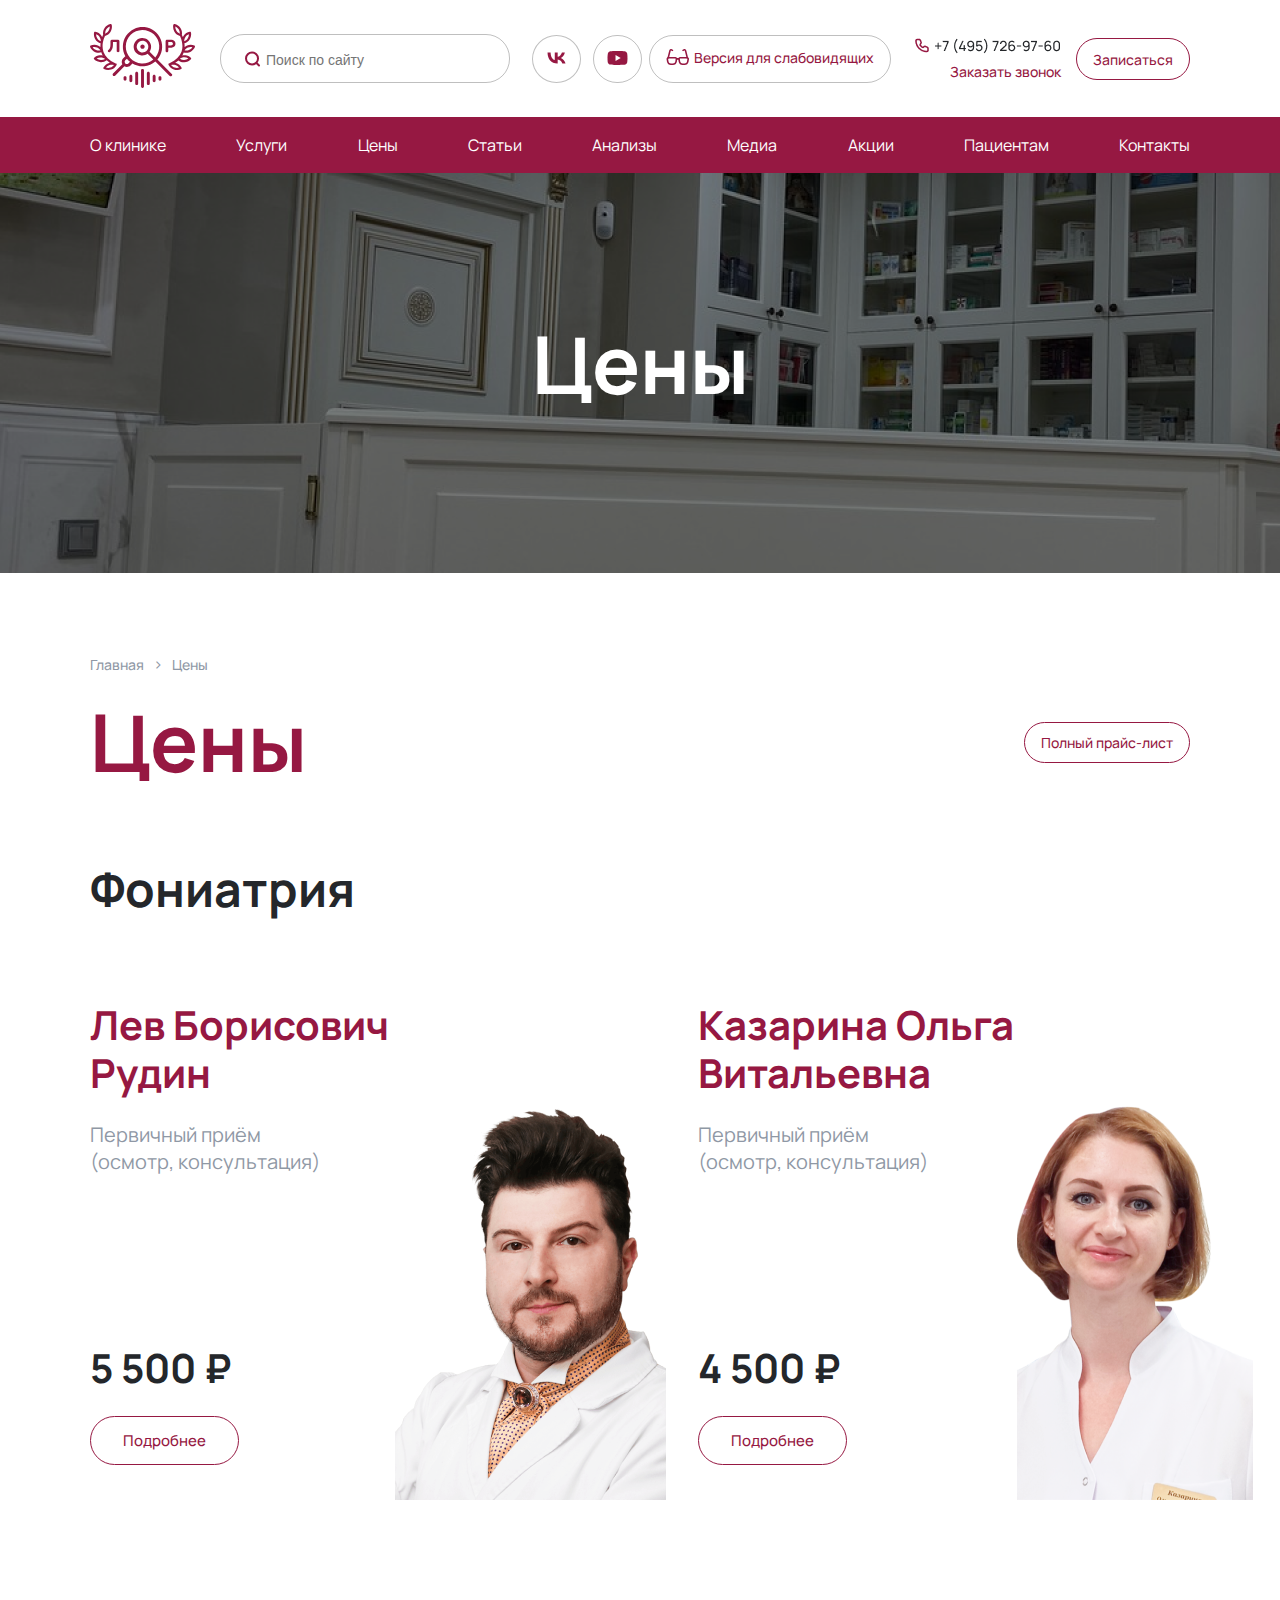
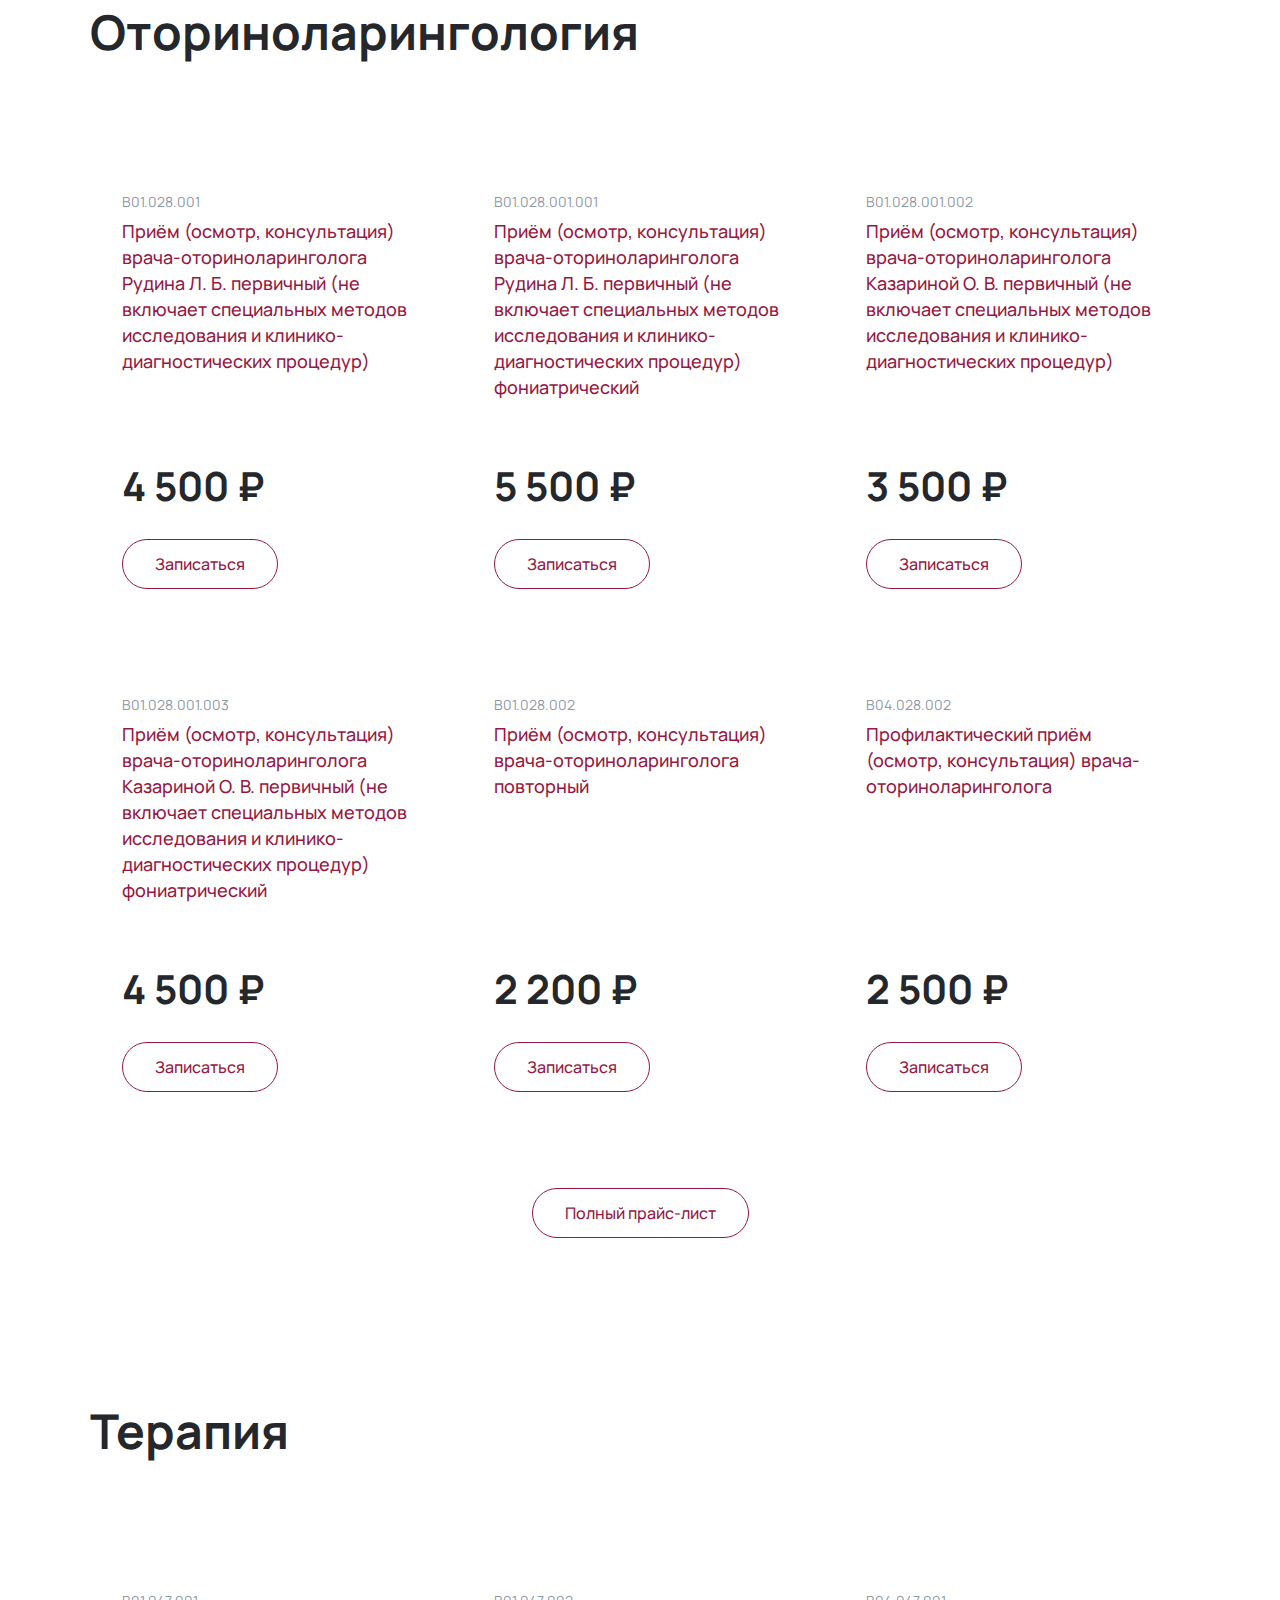
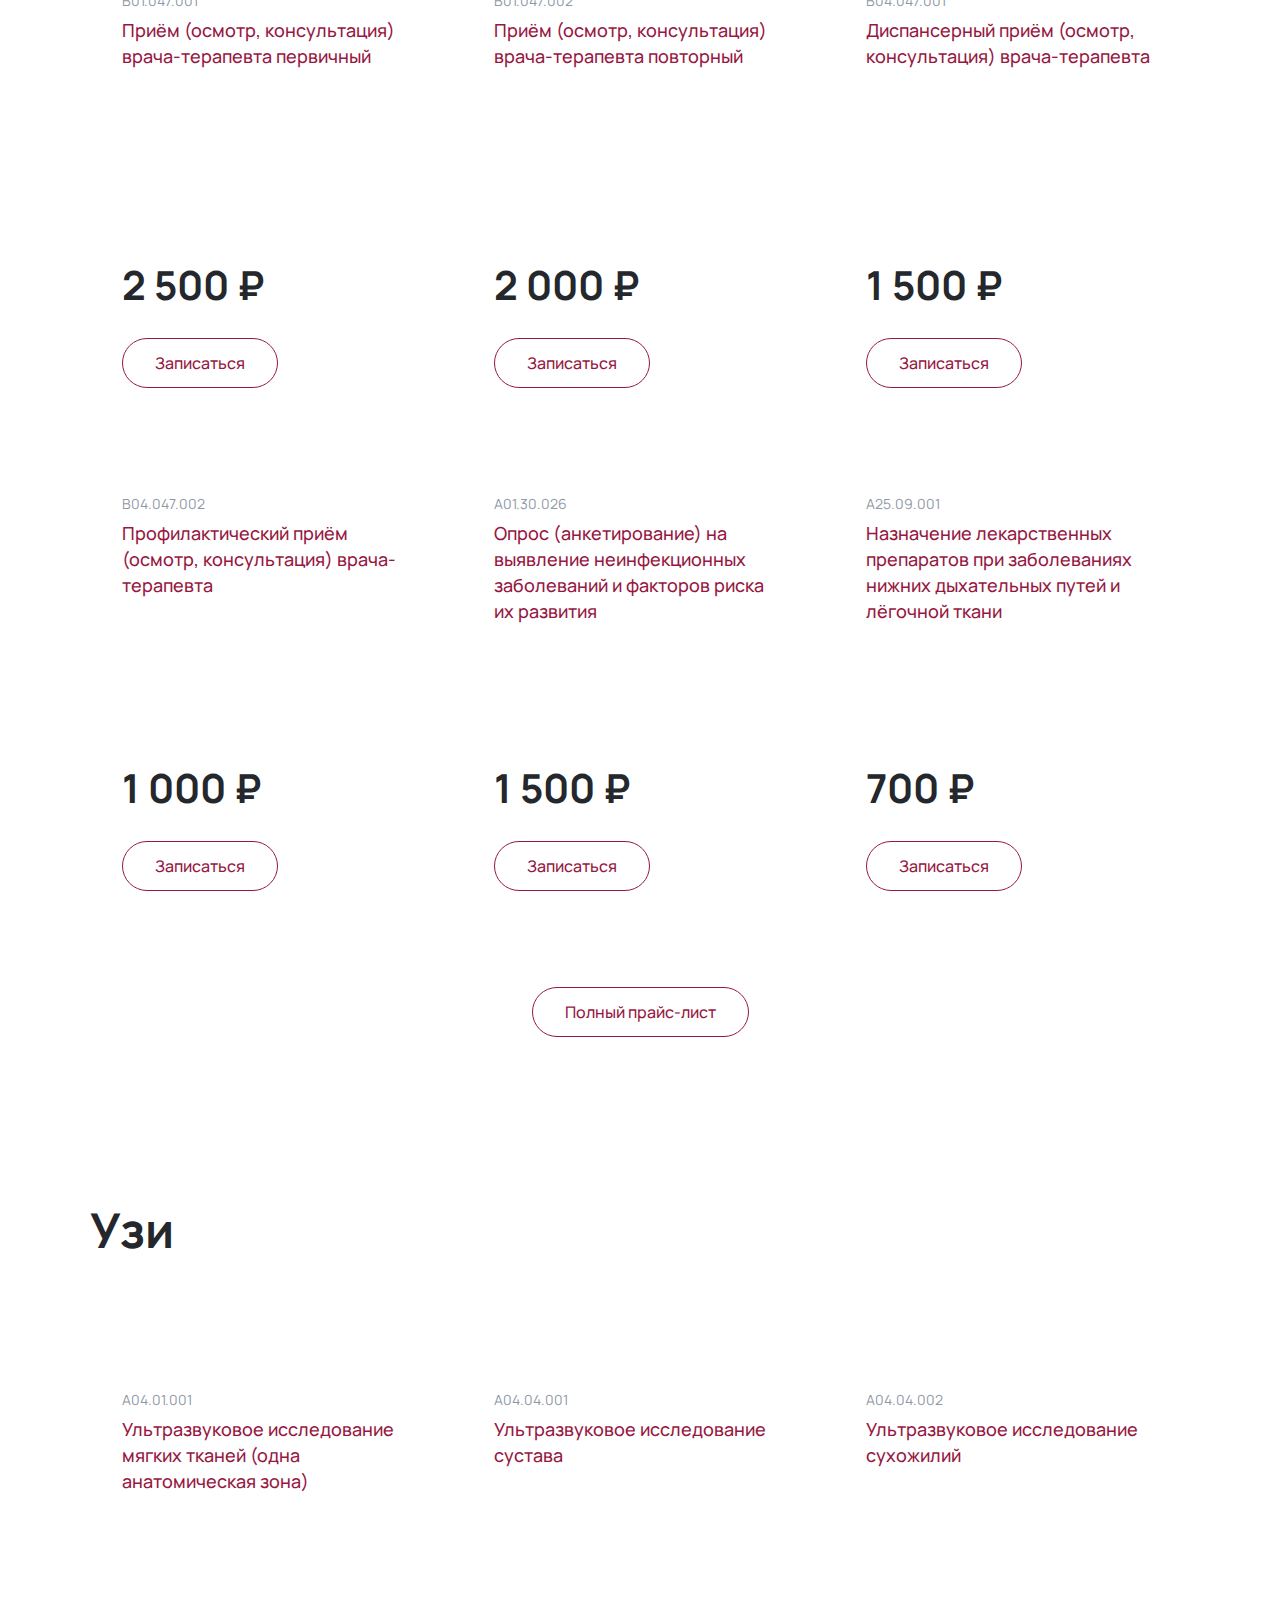
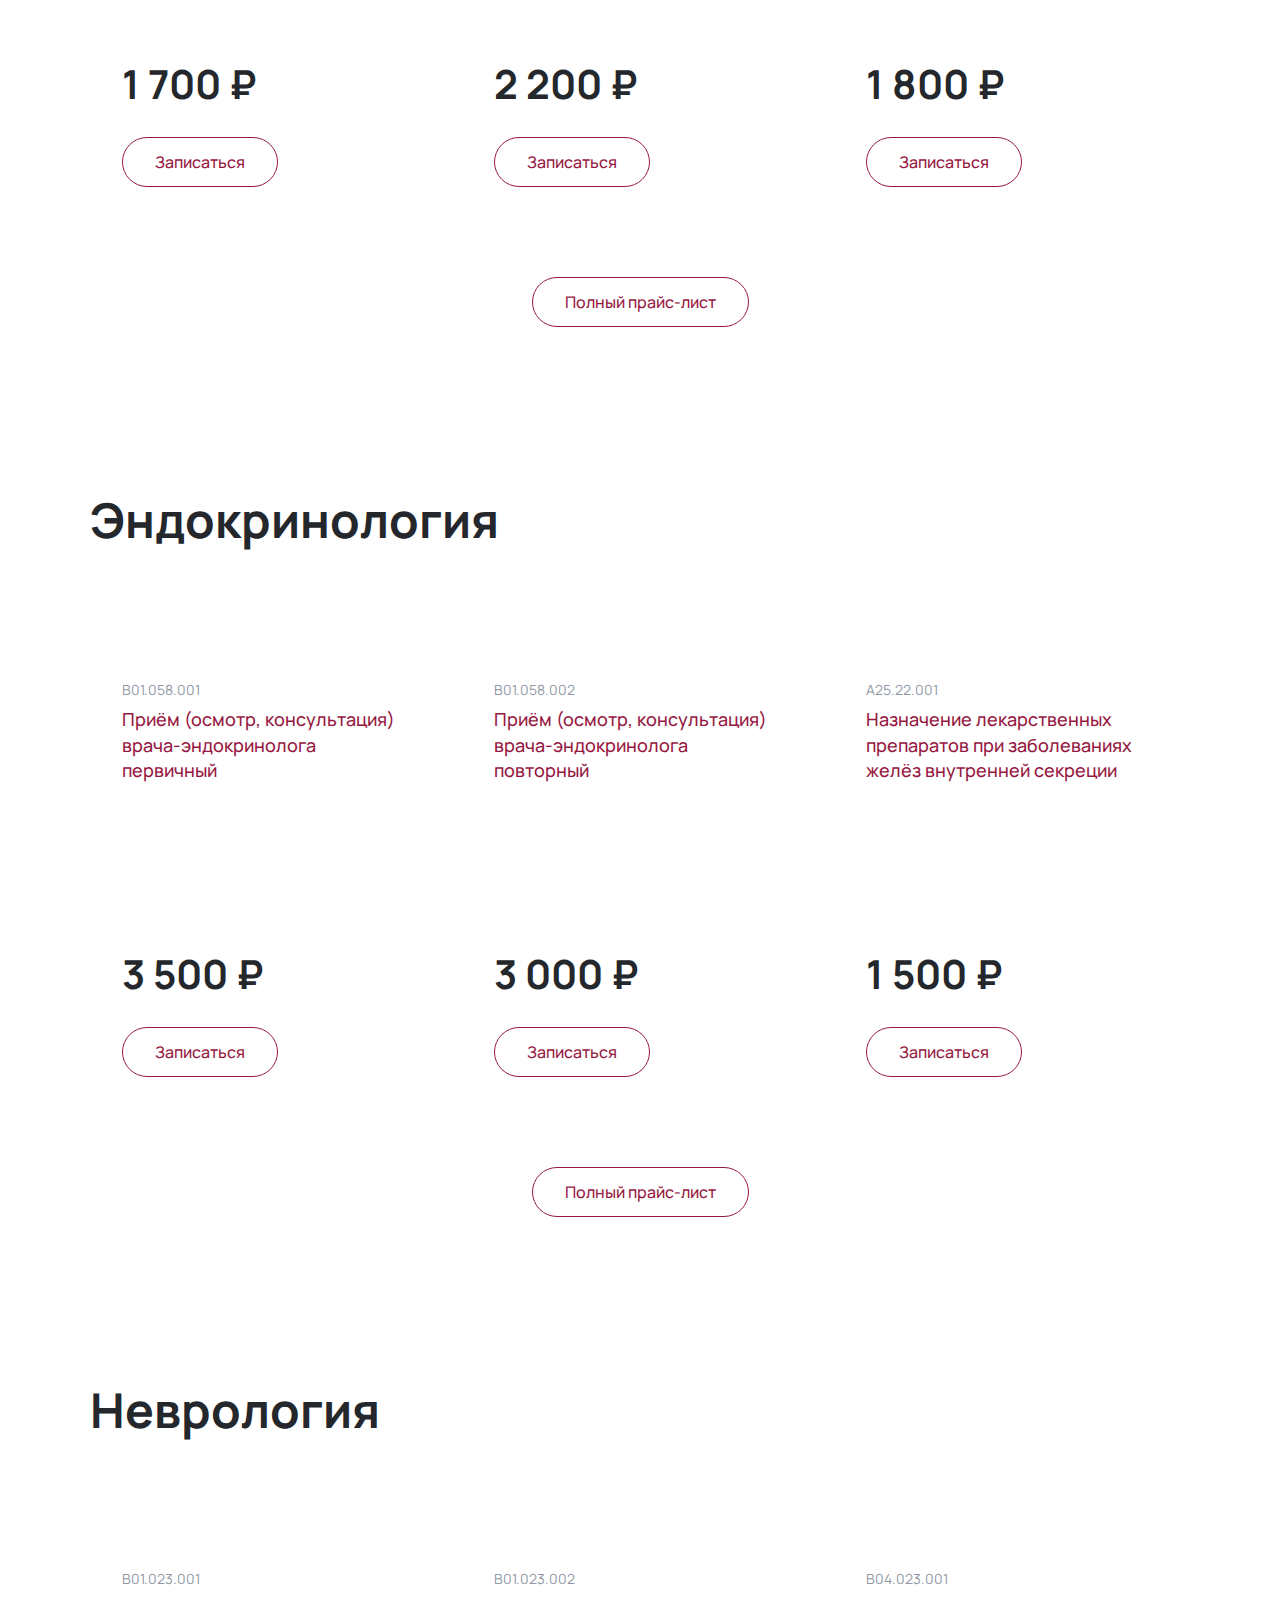
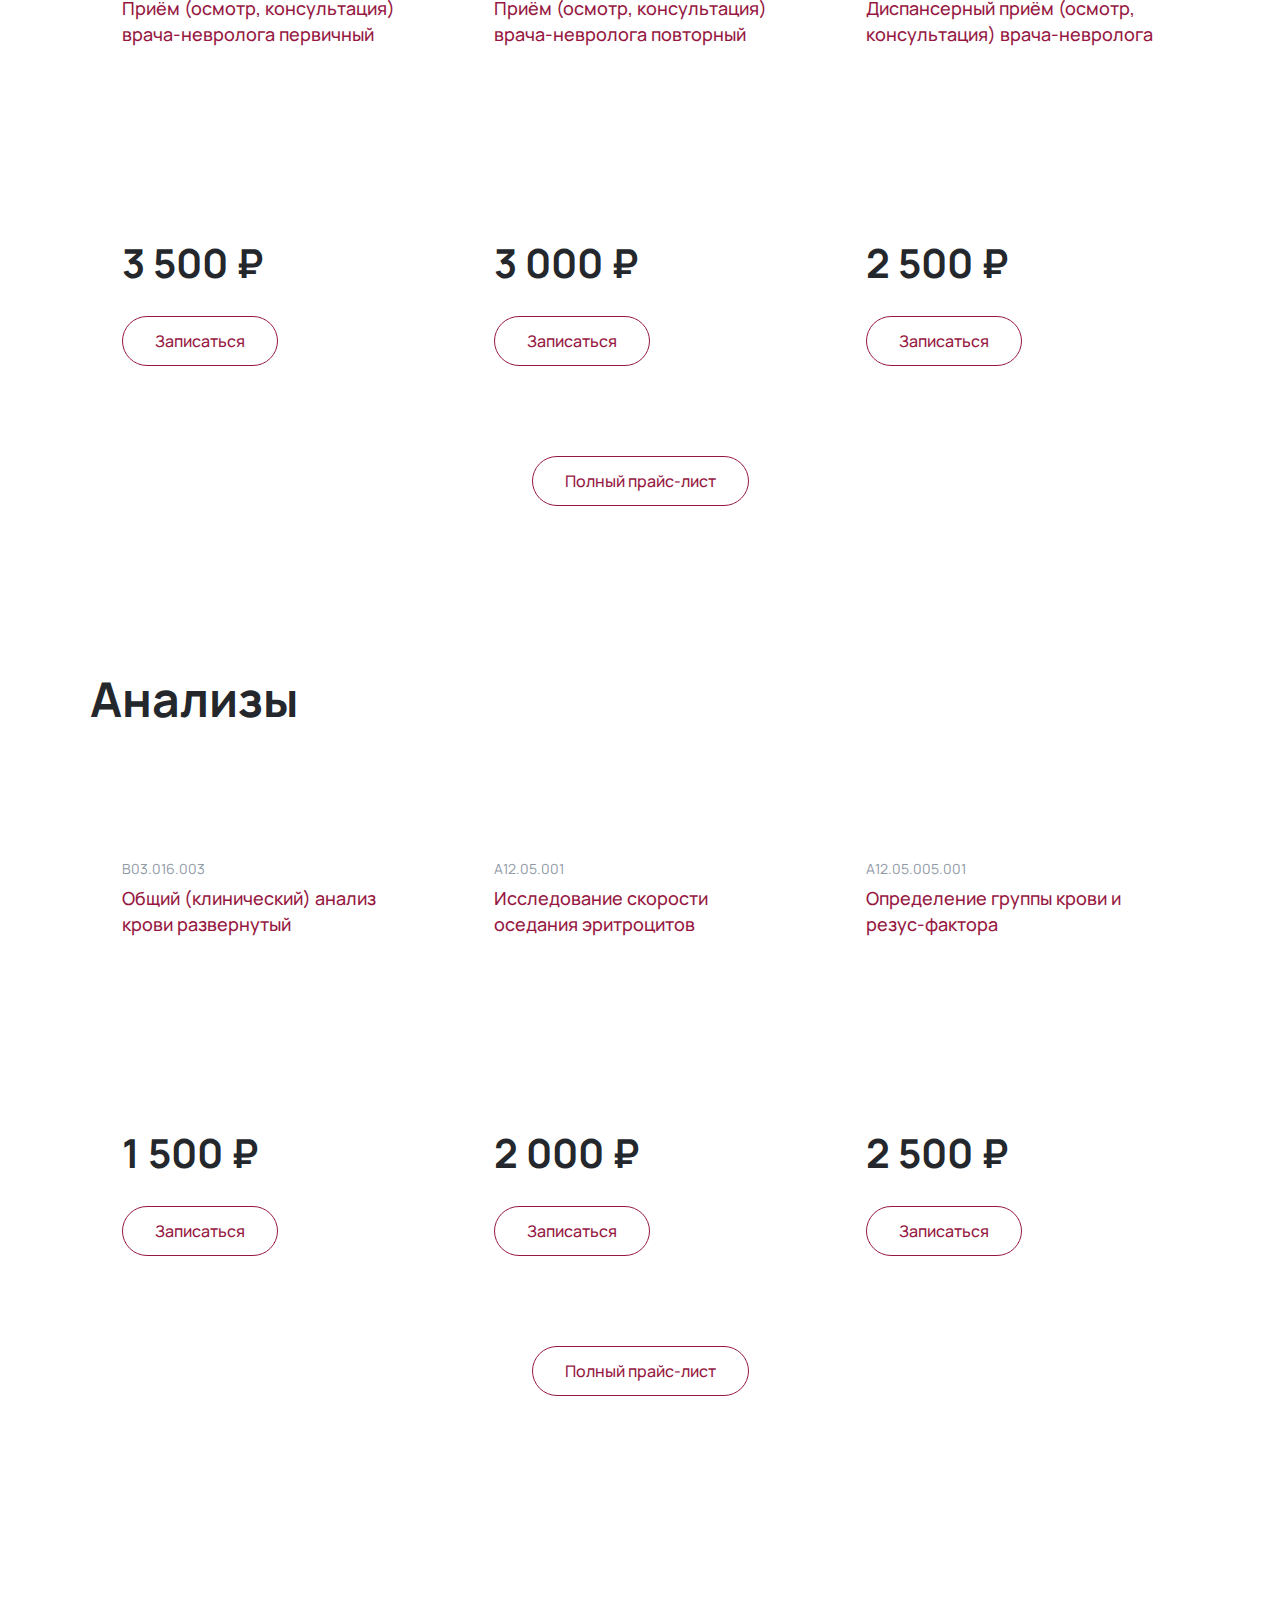
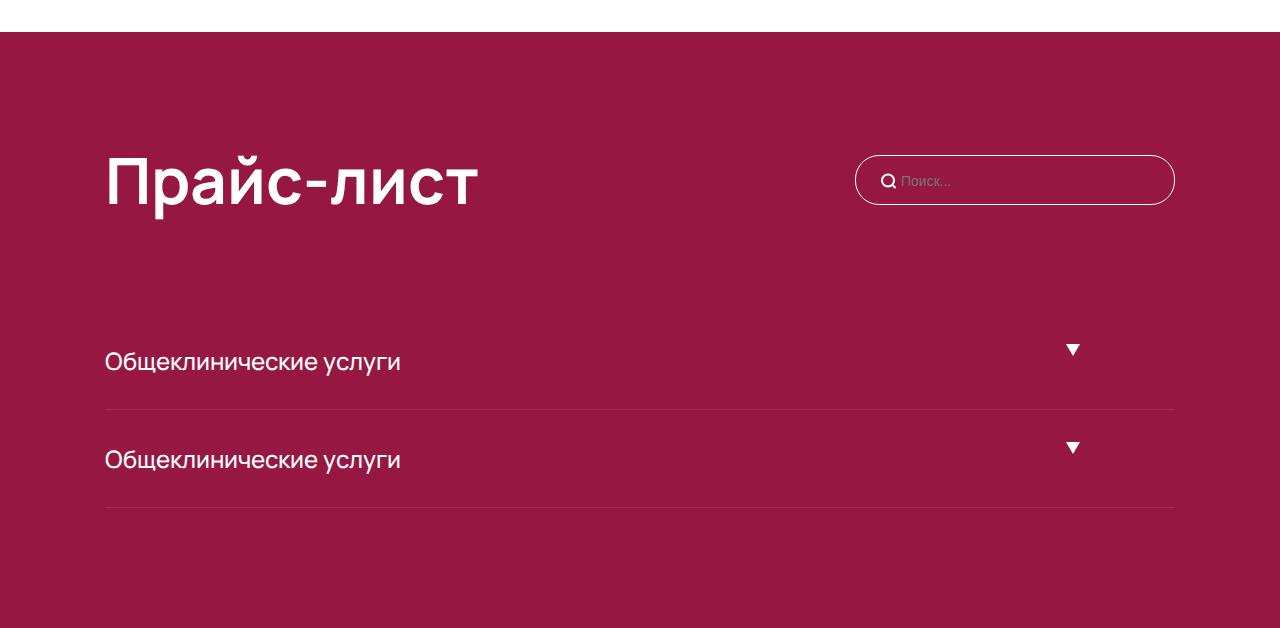
<file: html/price.html>
<!DOCTYPE html>
<html lang="en">
<head>
	<meta charset="UTF-8">
	<meta name="viewport" content="width=device-width, initial-scale=1.0">
	<link rel="stylesheet" href="../css/price.css">
	<link href="https://fonts.googleapis.com/css2?family=Manrope:wght@400;500;600;700&display=swap" rel="stylesheet">
	<title>Цены</title>
</head>
<body>
	<div class="wrapper">
		<header>
			<div class="header__container">
				<div class="sub-header__content">
					<div class="sub-header__logo">
						<a href="../index.html"><img src="../img/header/logo.svg" alt="logo"></a>
					</div>
					<div class="sub-header__search-bar">
						<div class="search-bar__item">
							<div class="search-bar__image">
								<img src="../img/header/search.svg" alt="search">
							</div>
							<div class="search-bar__text">
								<input type="text" placeholder="Поиск по сайту">
							</div>
						</div>
					</div>
					<div class="sub-header__social">
						<div class="sub-header__social-vk">
							<img src="../img/header/vk.svg" alt="VK">
						</div>
						<div class="sub-header__social-ytube">
							<img src="../img/header/youtube.svg" alt="YouTube">
						</div>
					</div>
					<div class="sub-header__limvision">
						<div class="limvision__img">
							<img src="../img/header/glass.svg" alt="Glass">
						</div>
						<a href="#" class="limvision__link">Версия для слабовидящих</a>
					</div>
					<div class="sub-header__call">
						<div class="sub-header__call-img">
							<img src="../img/header/call.png" alt="call">
						</div>
						<a href="#" class="call-me">Заказать звонок</a>
					</div>
					<div class="sub-header__button">
						<a href="#" class="sign">Записаться</a>
					</div>
				</div>
			</div>
			<div class="header">
				<div class="header-nav__container">
					<nav class="header__nav-bar">
						<ul class="nav-bar__list">
							<li class="nav-bar__list-item">
								<a href="#" class="nav-bar__link">О клинике</a>
							</li>
							<li class="nav-bar__list-item">
								<a href="services.html" class="nav-bar__link">Услуги</a>
							</li>
							<li class="nav-bar__list-item">
								<a href="#" class="nav-bar__link">Цены</a>
							</li>
							<li class="nav-bar__list-item">
								<a href="#" class="nav-bar__link">Статьи</a>
							</li>
							<li class="nav-bar__list-item">
								<a href="#" class="nav-bar__link">Анализы</a>
							</li>
							<li class="nav-bar__list-item">
								<a href="#" class="nav-bar__link">Медиа</a>
							</li>
							<li class="nav-bar__list-item">
								<a href="#" class="nav-bar__link">Акции</a>
							</li>
							<li class="nav-bar__list-item">
								<a href="#" class="nav-bar__link">Пациентам</a>
							</li>
							<li class="nav-bar__list-item">
								<a href="#" class="nav-bar__link">Контакты</a>
							</li>
						</ul>
					</nav>
				</div>
			</div>
		</header>
		<main>
			<div class="page__first">
				<div class="first__container">
					<div class="first__content">
						<div class="first__title">
							Цены
						</div>
					</div>
				</div>
			</div>
			<div class="page__phoniatrics">
				<div class="phoniatrics__container">
					<div class="phon__history">
						<a href="../index.html" class="history__main">Главная</a>
						<a class="history__arrow">></a>
						<a href="doctors.html" class="history__price">Цены</a>
					</div>
					<div class="phon__main-title">
						<h1 class="phon__title">Цены</h1>
						<div class="phon__action">
							<a href="#" class="phon__button">Полный прайс-лист</a>
						</div>
					</div>
					<div class="phon__content">
						<h2 class="phon__block-title">Фониатрия</h2>
						<div class="phon__item">
							<div class="phon__item-block">
								<div class="phon__item-left">
									<h2 class="phon__left-title">Лев Борисович Рудин</h2>
									<h5 class="phon__left-sub">
										Первичный приём
										(осмотр, консультация)
									</h5>
									<div class="phon__price-action">
										<div class="phon__price-block">
											<h3 class="phon__item-price">5 500 ₽</h3>
										</div>
										<div class="phon__item-action">
											<a href="#" class="phon__item-button">Подробнее</a>
										</div>
									</div>
								</div>
								<div class="phon__item-image">
									<img src="../img/price-block4/02.png" alt="">
								</div>
							</div>
							<div class="phon__item-block2">
								<div class="phon__item-left">
									<h2 class="phon__left-titl">Казарина Ольга Витальевна</h2>
									<h5 class="phon__left-sub">
										Первичный приём
										(осмотр, консультация)
									</h5>
									<div class="phon__price-action">
										<div class="phon__price-block">
											<h3 class="phon__item-price">4 500 ₽</h3>
										</div>
										<div class="phon__item-action">
											<a href="#" class="phon__item-button">Подробнее</a>
										</div>
									</div>
								</div>
								<div class="phon__item-image">
									<img src="../img/price-block4/03.png" alt="">
								</div>
							</div>
						</div>
					</div>	
				</div>
			</div>
			<div class="page__otto">
				<div class="otto__container">
					<h1 class="otto__title">Оториноларингология</h1>
					<div class="otto__content">
						<div class="otto__blocks">
							<div class="blocks__basic">
								<h5 class="basic__sub-title">B01.028.001</h5>
								<p class="basic__text">
									Приём (осмотр, консультация) врача-оториноларинголога Рудина Л. Б. первичный (не включает специальных методов исследования и клинико-диагностических процедур)
								</p>
							</div>
							<div class="blocks__notes">
								<h3 class="notes__price">4 500 ₽</h3>
								<a href="#" class="notes__action">Записаться</a>
							</div>
						</div>
						<div class="otto__blocks">
							<div class="blocks__basic">
								<h5 class="basic__sub-title">B01.028.001.001</h5>
								<p class="basic__text">
									Приём (осмотр, консультация) врача-оториноларинголога Рудина Л. Б. первичный (не включает специальных методов исследования и клинико-диагностических процедур) фониатрический
								</p>
							</div>
							<div class="blocks__notes">
								<h3 class="notes__price">5 500 ₽</h3>
								<a href="#" class="notes__action">Записаться</a>
							</div>
						</div>
						<div class="otto__blocks">
							<div class="blocks__basic">
								<h5 class="basic__sub-title">B01.028.001.002</h5>
								<p class="basic__text">
									Приём (осмотр, консультация) врача-оториноларинголога Казариной О. В. первичный (не включает специальных методов исследования и клинико-диагностических процедур)
								</p>
							</div>
							<div class="blocks__notes">
								<h3 class="notes__price">3 500 ₽</h3>
								<a href="#" class="notes__action">Записаться</a>
							</div>
						</div>
					</div>
					<div class="otto__content-second">
						<div class="otto__blocks">
							<div class="blocks__basic">
								<h5 class="basic__sub-title">B01.028.001.003</h5>
								<p class="basic__text">
									Приём (осмотр, консультация) врача-оториноларинголога Казариной О. В. первичный (не включает специальных методов исследования и клинико-диагностических процедур) фониатрический
								</p>
							</div>
							<div class="blocks__notes">
								<h3 class="notes__price">4 500 ₽</h3>
								<a href="#" class="notes__action">Записаться</a>
							</div>
						</div>
						<div class="otto__blocks">
							<div class="blocks__basic">
								<h5 class="basic__sub-title">B01.028.002</h5>
								<p class="basic__text">
									Приём (осмотр, консультация) врача-оториноларинголога повторный
								</p>
							</div>
							<div class="blocks__notes">
								<h3 class="notes__price">2 200 ₽</h3>
								<a href="#" class="notes__action">Записаться</a>
							</div>
						</div>
						<div class="otto__blocks">
							<div class="blocks__basic">
								<h5 class="basic__sub-title">B04.028.002</h5>
								<p class="basic__text">
									Профилактический приём (осмотр, консультация) врача- оториноларинголога
								</p>
							</div>
							<div class="blocks__notes">
								<h3 class="notes__price">2 500 ₽</h3>
								<a href="#" class="notes__action">Записаться</a>
							</div>
						</div>
					</div>
					<div class="otto__main-action">
						<a href="#" class="otto__main-button">Полный прайс-лист</a>
					</div>
				</div>	
			</div>
			<div class="page__therapy">
				<div class="otto__container">
					<h1 class="otto__title">Терапия</h1>
					<div class="otto__content">
						<div class="otto__blocks">
							<div class="blocks__basic">
								<h5 class="basic__sub-title">B01.047.001</h5>
								<p class="basic__text">
									Приём (осмотр, консультация) врача-терапевта первичный
								</p>
							</div>
							<div class="blocks__notes">
								<h3 class="notes__price">2 500 ₽</h3>
								<a href="#" class="notes__action">Записаться</a>
							</div>
						</div>
						<div class="otto__blocks">
							<div class="blocks__basic">
								<h5 class="basic__sub-title">B01.047.002</h5>
								<p class="basic__text">
									Приём (осмотр, консультация) врача-терапевта повторный
								</p>
							</div>
							<div class="blocks__notes">
								<h3 class="notes__price">2 000 ₽</h3>
								<a href="#" class="notes__action">Записаться</a>
							</div>
						</div>
						<div class="otto__blocks">
							<div class="blocks__basic">
								<h5 class="basic__sub-title">B04.047.001</h5>
								<p class="basic__text">
									Диспансерный приём (осмотр, консультация) врача-терапевта
								</p>
							</div>
							<div class="blocks__notes">
								<h3 class="notes__price">1 500 ₽</h3>
								<a href="#" class="notes__action">Записаться</a>
							</div>
						</div>
					</div>
					<div class="otto__content-second">
						<div class="otto__blocks">
							<div class="blocks__basic">
								<h5 class="basic__sub-title">B04.047.002</h5>
								<p class="basic__text">
									Профилактический приём (осмотр, консультация) врача-терапевта
								</p>
							</div>
							<div class="blocks__notes">
								<h3 class="notes__price">1 000 ₽</h3>
								<a href="#" class="notes__action">Записаться</a>
							</div>
						</div>
						<div class="otto__blocks">
							<div class="blocks__basic">
								<h5 class="basic__sub-title">A01.30.026</h5>
								<p class="basic__text">
									Опрос (анкетирование) на выявление неинфекционных заболеваний и факторов риска их развития
								</p>
							</div>
							<div class="blocks__notes">
								<h3 class="notes__price">1 500 ₽</h3>
								<a href="#" class="notes__action">Записаться</a>
							</div>
						</div>
						<div class="otto__blocks">
							<div class="blocks__basic">
								<h5 class="basic__sub-title">A25.09.001</h5>
								<p class="basic__text">
									Назначение лекарственных препаратов при заболеваниях нижних дыхательных путей и лёгочной ткани
								</p>
							</div>
							<div class="blocks__notes">
								<h3 class="notes__price">700 ₽</h3>
								<a href="#" class="notes__action">Записаться</a>
							</div>
						</div>
					</div>
					<div class="otto__main-action">
						<a href="#" class="otto__main-button">Полный прайс-лист</a>
					</div>
				</div>	
			</div>
			<div class="page__usound">
				<div class="otto__container">
					<h1 class="otto__title">Узи</h1>
					<div class="otto__content">
						<div class="otto__blocks">
							<div class="blocks__basic">
								<h5 class="basic__sub-title">A04.01.001</h5>
								<p class="basic__text">
									Ультразвуковое исследование мягких тканей (одна анатомическая зона)
								</p>
							</div>
							<div class="blocks__notes">
								<h3 class="notes__price">1 700 ₽</h3>
								<a href="#" class="notes__action">Записаться</a>
							</div>
						</div>
						<div class="otto__blocks">
							<div class="blocks__basic">
								<h5 class="basic__sub-title">A04.04.001</h5>
								<p class="basic__text">
									Ультразвуковое исследование сустава
								</p>
							</div>
							<div class="blocks__notes">
								<h3 class="notes__price">2 200 ₽</h3>
								<a href="#" class="notes__action">Записаться</a>
							</div>
						</div>
						<div class="otto__blocks">
							<div class="blocks__basic">
								<h5 class="basic__sub-title">A04.04.002</h5>
								<p class="basic__text">
									Ультразвуковое исследование сухожилий
								</p>
							</div>
							<div class="blocks__notes">
								<h3 class="notes__price">1 800 ₽</h3>
								<a href="#" class="notes__action">Записаться</a>
							</div>
						</div>
					</div>
					<div class="usound__main-action">
						<a href="#" class="otto__main-button">Полный прайс-лист</a>
					</div>
				</div>
			</div>
			<div class="page__endo">
				<div class="otto__container">
					<h1 class="otto__title">Эндокринология</h1>
					<div class="otto__content">
						<div class="otto__blocks">
							<div class="blocks__basic">
								<h5 class="basic__sub-title">B01.058.001</h5>
								<p class="basic__text">
									Приём (осмотр, консультация) врача-эндокринолога первичный
								</p>
							</div>
							<div class="blocks__notes">
								<h3 class="notes__price">3 500 ₽</h3>
								<a href="#" class="notes__action">Записаться</a>
							</div>
						</div>
						<div class="otto__blocks">
							<div class="blocks__basic">
								<h5 class="basic__sub-title">B01.058.002</h5>
								<p class="basic__text">
									Приём (осмотр, консультация) врача-эндокринолога повторный
								</p>
							</div>
							<div class="blocks__notes">
								<h3 class="notes__price">3 000 ₽</h3>
								<a href="#" class="notes__action">Записаться</a>
							</div>
						</div>
						<div class="otto__blocks">
							<div class="blocks__basic">
								<h5 class="basic__sub-title">A25.22.001</h5>
								<p class="basic__text">
									Назначение лекарственных препаратов при заболеваниях желёз внутренней секреции
								</p>
							</div>
							<div class="blocks__notes">
								<h3 class="notes__price">1 500 ₽</h3>
								<a href="#" class="notes__action">Записаться</a>
							</div>
						</div>
					</div>
					<div class="usound__main-action">
						<a href="#" class="otto__main-button">Полный прайс-лист</a>
					</div>
				</div>
			</div>
			<div class="page__neuro">
				<div class="otto__container">
					<h1 class="otto__title">Неврология</h1>
					<div class="otto__content">
						<div class="otto__blocks">
							<div class="blocks__basic">
								<h5 class="basic__sub-title">B01.023.001</h5>
								<p class="basic__text">
									Приём (осмотр, консультация) врача-невролога первичный
								</p>
							</div>
							<div class="blocks__notes">
								<h3 class="notes__price">3 500 ₽</h3>
								<a href="#" class="notes__action">Записаться</a>
							</div>
						</div>
						<div class="otto__blocks">
							<div class="blocks__basic">
								<h5 class="basic__sub-title">B01.023.002</h5>
								<p class="basic__text">
									Приём (осмотр, консультация) врача-невролога повторный
								</p>
							</div>
							<div class="blocks__notes">
								<h3 class="notes__price">3 000 ₽</h3>
								<a href="#" class="notes__action">Записаться</a>
							</div>
						</div>
						<div class="otto__blocks">
							<div class="blocks__basic">
								<h5 class="basic__sub-title">B04.023.001</h5>
								<p class="basic__text">
									Диспансерный приём (осмотр, консультация) врача-невролога
								</p>
							</div>
							<div class="blocks__notes">
								<h3 class="notes__price">2 500 ₽</h3>
								<a href="#" class="notes__action">Записаться</a>
							</div>
						</div>
					</div>
					<div class="usound__main-action">
						<a href="#" class="otto__main-button">Полный прайс-лист</a>
					</div>
				</div>
			</div>
			<div class="page__analyz">
				<div class="otto__container">
					<h1 class="otto__title">Анализы</h1>
					<div class="otto__content">
						<div class="otto__blocks">
							<div class="blocks__basic">
								<h5 class="basic__sub-title">B03.016.003</h5>
								<p class="basic__text">
									Общий (клинический) анализ крови развернутый	
								</p>
							</div>
							<div class="blocks__notes">
								<h3 class="notes__price">1 500 ₽</h3>
								<a href="#" class="notes__action">Записаться</a>
							</div>
						</div>
						<div class="otto__blocks">
							<div class="blocks__basic">
								<h5 class="basic__sub-title">A12.05.001</h5>
								<p class="basic__text">
									Исследование скорости оседания эритроцитов	
								</p>
							</div>
							<div class="blocks__notes">
								<h3 class="notes__price">2 000 ₽</h3>
								<a href="#" class="notes__action">Записаться</a>
							</div>
						</div>
						<div class="otto__blocks">
							<div class="blocks__basic">
								<h5 class="basic__sub-title">A12.05.005.001</h5>
								<p class="basic__text">
									Определение группы крови и резус-фактора
								</p>
							</div>
							<div class="blocks__notes">
								<h3 class="notes__price">2 500 ₽</h3>
								<a href="#" class="notes__action">Записаться</a>
							</div>
						</div>
					</div>
					<div class="usound__main-action">
						<a href="#" class="otto__main-button">Полный прайс-лист</a>
					</div>
				</div>
			</div>
			<div class="page__price">
				<div class="price__container">
					<div class="price__title-block">
						<div class="price__main-title">
							<h1 class="price__title">Прайс-лист</h1>
						</div>
						<div class="price__search-bar">
							<div class="search-bar__image">
								<img src="../img/price-block4/search.svg" alt="search">
							</div>
							<div class="search-bar__txt">
								<input type="text" placeholder="Поиск..." class="input__main">
							</div>
						</div>
					</div>
					<div class="price__blocks">
						<div class="price__blocks-item">
							<label class="price-title" for="price_1">Общеклинические услуги</label>
							<input class="price-input" type="checkbox" id="price_1">
							<div class="price-text">
								<div class="price-text__item">
									<p class="price-text__number">
										B01.047.001	
									</p>
									<p class="price-text__service">Приём (осмотр, консультация) врача-оториноларинголога Рудина Л. Б. первичный.</p>
									<p class="price-text__price">4 500 ₽</p>
								</div>
								<div class="price-text__item">
									<p class="price-text__number">
										B01.028.001
									</p>
									<p class="price-text__service">Приём врача-оториноларинголога Рудина Л. Б. первичный,фониатрический</p>
									<p class="price-text__price">5 500 ₽</p>
								</div>
								<div class="price-text__item">
									<p class="price-text__number">
										B01.028.001
									</p>
									<p class="price-text__service">Приём (осмотр, консультация) врача-оториноларинголога Казариной О. В. первичный</p>
									<p class="price-text__price">3 500 ₽</p>
								</div>
								<div class="price-text__item">
									<p class="price-text__number">
										B01.028.001
									</p>
									<p class="price-text__service">Приём врача-оториноларинголога Казариной О. В. первичный,фониатрический</p>
									<p class="price-text__price">4 500 ₽</p>
								</div>
								<div class="price-text__item">
									<p class="price-text__number">
										B01.028.002
									</p>
									<p class="price-text__service">Приём (осмотр, консультация) врача-оториноларинголога повторный</p>
									<p class="price-text__price">2 200 ₽</p>
								</div>
								<div class="price-text__item">
									<p class="price-text__number">
										B01.047.001	
									</p>
									<p class="price-text__service">Профилактический приём (осмотр, консультация) врача- оториноларинголога</p>
									<p class="price-text__price">2 500 ₽</p>
								</div>
							</div>
						</div>
						<div class="price__blocks-item">
							<label class="price-title" for="price_2">Общеклинические услуги</label>
							<input class="price-input" type="checkbox" id="price_2">
							<div class="price-text">
								<div class="price-text__item">
									<p class="price-text__number">
										B01.047.001	
									</p>
									<p class="price-text__service">Приём (осмотр, консультация) врача-оториноларинголога Рудина Л. Б. первичный.</p>
									<p class="price-text__price">4 500 ₽</p>
								</div>
								<div class="price-text__item">
									<p class="price-text__number">
										B01.028.001
									</p>
									<p class="price-text__service">Приём врача-оториноларинголога Рудина Л. Б. первичный,фониатрический</p>
									<p class="price-text__price">5 500 ₽</p>
								</div>
								<div class="price-text__item">
									<p class="price-text__number">
										B01.028.001
									</p>
									<p class="price-text__service">Приём (осмотр, консультация) врача-оториноларинголога Казариной О. В. первичный</p>
									<p class="price-text__price">3 500 ₽</p>
								</div>
								<div class="price-text__item">
									<p class="price-text__number">
										B01.028.001
									</p>
									<p class="price-text__service">Приём врача-оториноларинголога Казариной О. В. первичный,фониатрический</p>
									<p class="price-text__price">4 500 ₽</p>
								</div>
								<div class="price-text__item">
									<p class="price-text__number">
										B01.028.002
									</p>
									<p class="price-text__service">Приём (осмотр, консультация) врача-оториноларинголога повторный</p>
									<p class="price-text__price">2 200 ₽</p>
								</div>
								<div class="price-text__item">
									<p class="price-text__number">
										B01.047.001	
									</p>
									<p class="price-text__service">Профилактический приём (осмотр, консультация) врача- оториноларинголога</p>
									<p class="price-text__price">2 500 ₽</p>
								</div>
							</div>
						</div>
					</div>
				</div>
			</div>
		</main>	
	</div>
</body>
</html>
</file>
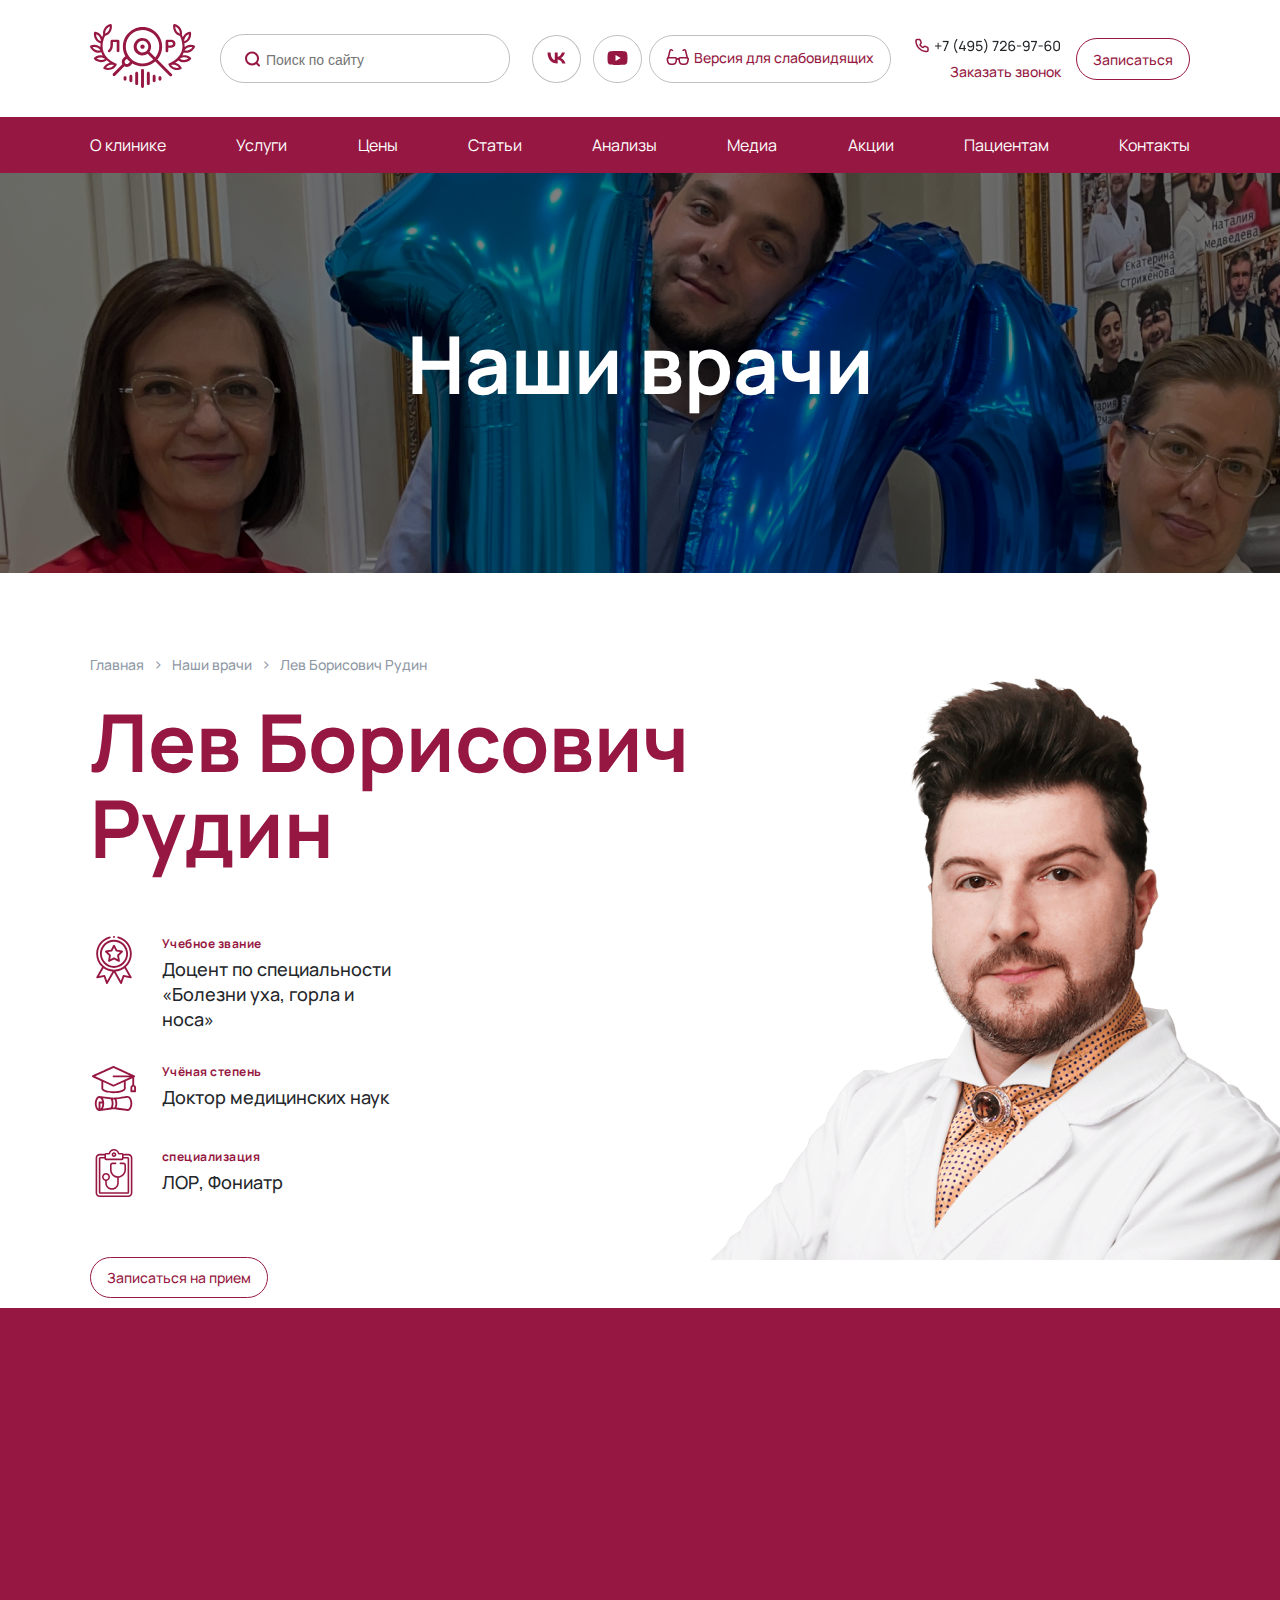
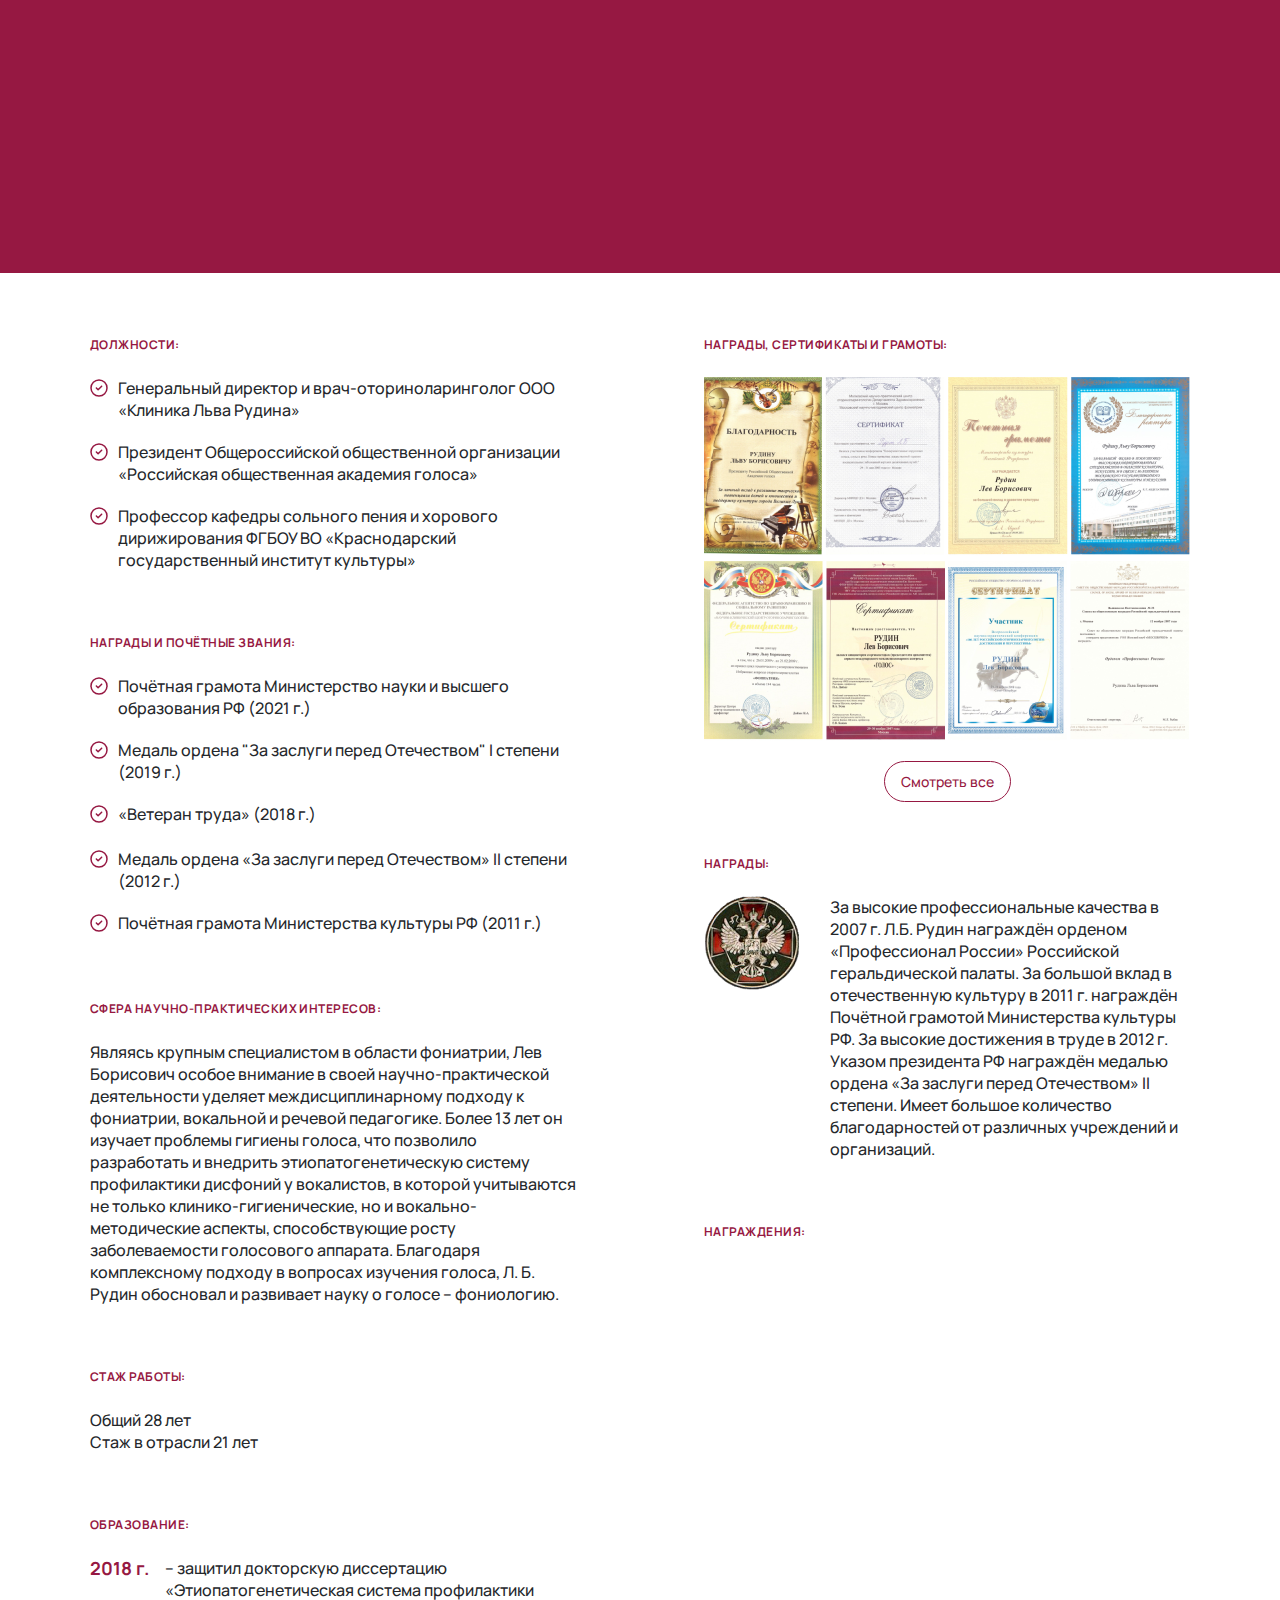
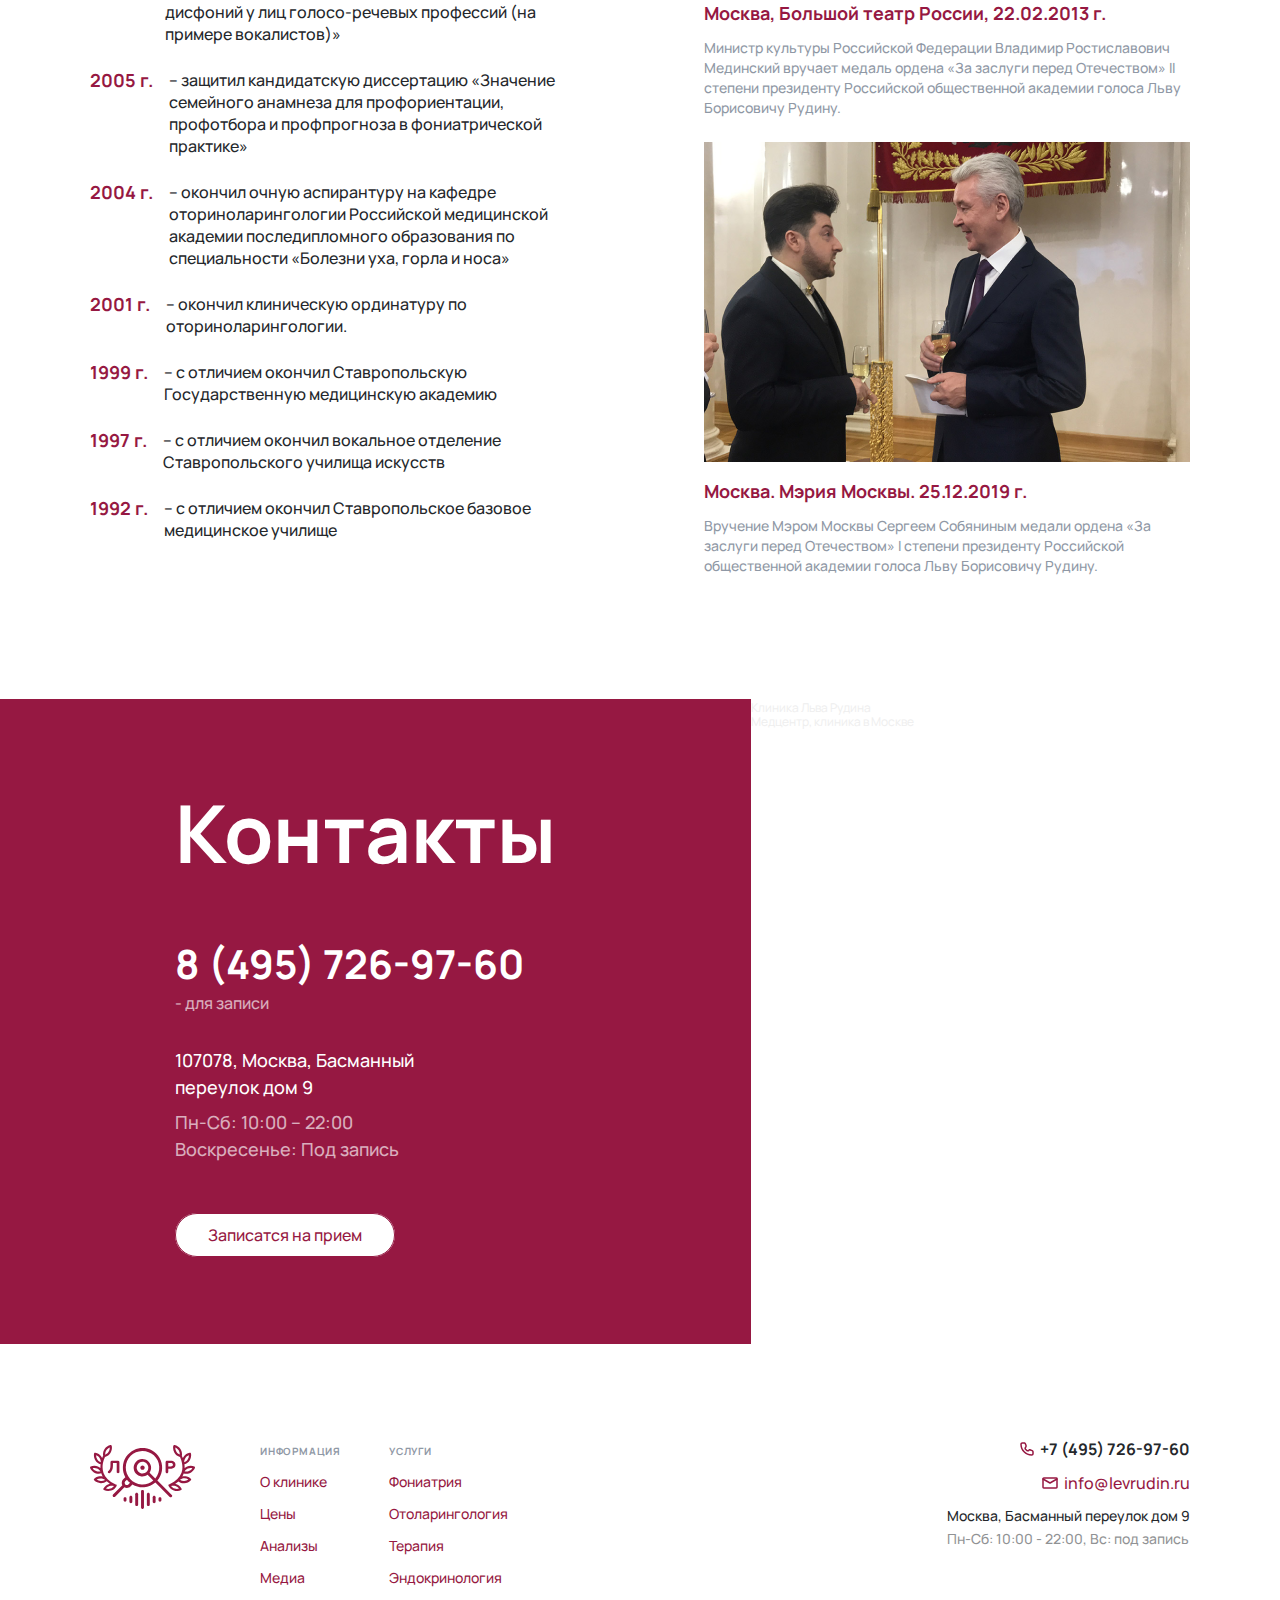
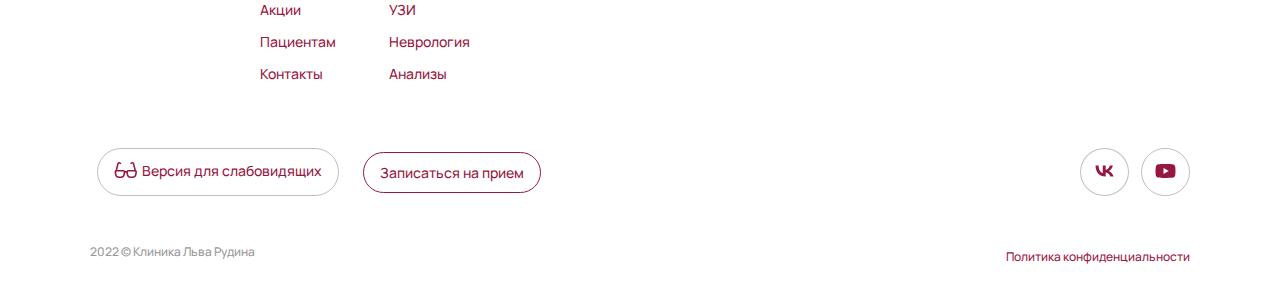
<file: html/rudin.html>
<!DOCTYPE html>
<html lang="en">
<head>
	<meta charset="UTF-8">
	<meta name="viewport" content="width=device-width, initial-scale=1.0">
	<link rel="stylesheet" href="../css/rudin.css">
	<link href="https://fonts.googleapis.com/css2?family=Manrope:wght@400;500;600;700&display=swap" rel="stylesheet">
	<title>Лев Борисович Рудин</title>
</head>
<body>
	<div class="wrapper">
		<header>
			<div class="header__container">
				<div class="sub-header__content">
					<div class="sub-header__logo">
						<a href="../index.html"><img src="../img/header/logo.svg" alt="logo"></a>
					</div>
					<div class="sub-header__search-bar">
						<div class="search-bar__item">
							<div class="search-bar__image">
								<img src="../img/header/search.svg" alt="search">
							</div>
							<div class="search-bar__text">
								<input type="text" placeholder="Поиск по сайту">
							</div>
						</div>
					</div>
					<div class="sub-header__social">
						<div class="sub-header__social-vk">
							<img src="../img/header/vk.svg" alt="VK">
						</div>
						<div class="sub-header__social-ytube">
							<img src="../img/header/youtube.svg" alt="YouTube">
						</div>
					</div>
					<div class="sub-header__limvision">
						<div class="limvision__img">
							<img src="../img/header/glass.svg" alt="Glass">
						</div>
						<a href="#" class="limvision__link">Версия для слабовидящих</a>
					</div>
					<div class="sub-header__call">
						<div class="sub-header__call-img">
							<img src="../img/header/call.png" alt="call">
						</div>
						<a href="#" class="call-me">Заказать звонок</a>
					</div>
					<div class="sub-header__button">
						<a href="#" class="sign">Записаться</a>
					</div>
				</div>
			</div>
			<div class="header">
				<div class="header-nav__container">
					<nav class="header__nav-bar">
						<ul class="nav-bar__list">
							<li class="nav-bar__list-item">
								<a href="#" class="nav-bar__link">О клинике</a>
							</li>
							<li class="nav-bar__list-item">
								<a href="services.html" class="nav-bar__link">Услуги</a>
							</li>
							<li class="nav-bar__list-item">
								<a href="price.html" class="nav-bar__link">Цены</a>
							</li>
							<li class="nav-bar__list-item">
								<a href="#" class="nav-bar__link">Статьи</a>
							</li>
							<li class="nav-bar__list-item">
								<a href="#" class="nav-bar__link">Анализы</a>
							</li>
							<li class="nav-bar__list-item">
								<a href="#" class="nav-bar__link">Медиа</a>
							</li>
							<li class="nav-bar__list-item">
								<a href="#" class="nav-bar__link">Акции</a>
							</li>
							<li class="nav-bar__list-item">
								<a href="#" class="nav-bar__link">Пациентам</a>
							</li>
							<li class="nav-bar__list-item">
								<a href="#" class="nav-bar__link">Контакты</a>
							</li>
						</ul>
					</nav>
				</div>
			</div>
		</header>
		<main>
			<div class="page__first">
				<div class="first__container">
					<div class="first__content">
						<div class="first__title">
							Наши врачи
						</div>
					</div>
				</div>
			</div>
			<div class="page__main">
				<div class="main__container">
					<div class="rudin-doc__history">
						<a href="../index.html" class="history__main">Главная</a>
						<a class="history__arrow">></a>
						<a href="doctors.html" class="history__doctors">Наши врачи</a>
						<a class="history__arrow">></a>
						<a href="#" class="history__rudin">Лев Борисович Рудин</a>
					</div>
					<div class="main__content">
						<div class="main__left">
							<h1 class="main__title">
								Лев Борисович Рудин
							</h1>
							<div class="main__achivement">
								<div class="achivment-main__image">
									<img src="../img/rudin-block3/svg1.svg" alt="svg1">
								</div>
								<div class="achivment-main__notes">
									<h5 class="achivment-main__title">
										Учебное звание
									</h5>
									<p class="achivment-main__desc">
										Доцент по специальности «Болезни уха, горла и носа»
									</p>
								</div>
							</div>
							<div class="main__achivement-middle">
								<div class="achivment-main__image">
									<img src="../img/rudin-block3/svg2.svg" alt="svg1">
								</div>
								<div class="achivment-main__notes">
									<h5 class="achivment-main__title">
										Учёная степень
									</h5>
									<p class="achivment-main__desc">
										Доктор медицинских наук
									</p>
								</div>
							</div>
							<div class="main__achivement">
								<div class="achivment-main__image">
									<img src="../img/rudin-block3/svg3.svg" alt="svg1">
								</div>
								<div class="achivment-main__notes">
									<h5 class="achivment-main__title">
										специализация
									</h5>
									<p class="achivment-main__desc">
										ЛОР, Фониатр
									</p>
								</div>
							</div>
							<div class="main__achivment-action">
								<a href="" class="main__achivment-button">Записаться на прием</a>
							</div>
						</div>
						<div class="main__image">
							<img src="../img/rudin-block3/photo.png" alt="photo">
						</div>
					</div>
				</div>
			</div>
			<div class="page__background-video">
				<div class="background-video__container">
					<iframe width="1150" height="560" src="https://www.youtube.com/embed/9NCYeKqwyXI" title="YouTube video player" frameborder="0" allow="accelerometer; autoplay; clipboard-write; encrypted-media; gyroscope; picture-in-picture" allowfullscreen></iframe>
				</div>
			</div>
			<div class="page__career">
				<div class="career__container">
					<div class="career__content">
						<div class="career__Left">
							<div class="career__left-position">
								<h5 class="position__title">ДОЛЖНОСТИ:</h5>
								<div class="position__blocks">
									<div class="position__block-image">
										<img src="../img/rudin-block3/svg4.svg" alt="svg2">
									</div>
									<div class="position__block-text">
										<p class="position__text">
											Генеральный директор и врач-оториноларинголог ООО «Клиника Льва Рудина»
										</p>
									</div>
								</div>
								<div class="position__blocks">
									<div class="position__block-image">
										<img src="../img/rudin-block3/svg4.svg" alt="svg2">
									</div>
									<div class="position__block-text">
										<p class="position__text">
											Президент Общероссийской общественной организации «Российская общественная академия голоса»
										</p>
									</div>
								</div>
								<div class="position__blocks">
									<div class="position__block-image">
										<img src="../img/rudin-block3/svg4.svg" alt="svg2">
									</div>
									<div class="position__block-text">
										<p class="position__text">
											Профессор кафедры сольного пения и хорового дирижирования ФГБОУ ВО «Краснодарский государственный институт культуры»
										</p>
									</div>
								</div>
							</div>
							<div class="career__left-awards">
								<h5 class="awards__title">
									НАГРАДЫ И ПОЧЁТНЫЕ ЗВАНИЯ:
								</h5>
								<div class="awards__blocks">
									<div class="awards__block-image">
										<img src="../img/rudin-block3/svg4.svg" alt="svg4">
									</div>
									<div class="awards__block-text">
										<p class="awards__text">
											Почётная грамота Министерство науки и высшего образования РФ (2021 г.)
										</p>
									</div>
								</div>
								<div class="awards__blocks">
									<div class="awards__block-image">
										<img src="../img/rudin-block3/svg4.svg" alt="svg4">
									</div>
									<div class="awards__block-text">
										<p class="awards__text">
											Медаль ордена "За заслуги перед Отечеством" I степени (2019 г.)
										</p>
									</div>
								</div>
								<div class="awards__blocks">
									<div class="awards__block-image">
										<img src="../img/rudin-block3/svg4.svg" alt="svg4">
									</div>
									<div class="awards__block-text">
										<p class="awards__text">
											«Ветеран труда» (2018 г.)
										</p>
									</div>
								</div>
								<div class="awards__blocks">
									<div class="awards__block-image">
										<img src="../img/rudin-block3/svg4.svg" alt="svg4">
									</div>
									<div class="awards__block-text">
										<p class="awards__text">
											Медаль ордена «За заслуги перед Отечеством» II степени (2012 г.)
										</p>
									</div>
								</div>
								<div class="awards__blocks">
									<div class="awards__block-image">
										<img src="../img/rudin-block3/svg4.svg" alt="svg4">
									</div>
									<div class="awards__block-text">
										<p class="awards__text">
											Почётная грамота Министерства культуры РФ (2011 г.)
										</p>
									</div>
								</div>
							</div>
							<div class="career__left-article">
								<h5 class="article__title">СФЕРА НАУЧНО-ПРАКТИЧЕСКИХ ИНТЕРЕСОВ:</h5>
								<div class="article__block-text">
									<p class="article__text">
										Являясь крупным специалистом в области фониатрии, Лев Борисович особое внимание в своей научно-практической деятельности уделяет междисциплинарному подходу к фониатрии, вокальной и речевой педагогике. Более 13 лет он изучает проблемы гигиены голоса, что позволило разработать и внедрить этиопатогенетическую систему профилактики дисфоний у вокалистов, в которой учитываются не только клинико-гигиенические, но и вокально-методические аспекты, способствующие росту заболеваемости голосового аппарата. Благодаря комплексному подходу в вопросах изучения голоса, Л. Б. Рудин обосновал и развивает науку о голосе – фониологию.
									</p>
								</div>
							</div>
							<div class="career__left-experience">
								<h5 class="experience__title">СТАЖ РАБОТЫ:</h5>
								<p class="experience__text">Общий 28 лет<br>Стаж в отрасли 21 лет</p>
							</div>
							<div class="career__left-education">
								<h5 class="education__title">ОБРАЗОВАНИЕ:</h5>
								<div class="education__blocks">
									<div class="education__year">
										2018 г.
									</div>
									<div class="education__block-text">
										<p class="education__text">
											– защитил докторскую диссертацию «Этиопатогенетическая система профилактики дисфоний у лиц голосо-речевых профессий (на примере вокалистов)»
										</p>
									</div>
								</div>
								<div class="education__blocks">
									<div class="education__year">
										2005 г.
									</div>
									<div class="education__block-text">
										<p class="education__text">
											– защитил кандидатскую диссертацию «Значение семейного анамнеза для профориентации, профотбора и профпрогноза в фониатрической практике»
										</p>
									</div>
								</div>
								<div class="education__blocks">
									<div class="education__year">
										2004 г.
									</div>
									<div class="education__block-text">
										<p class="education__text">
											– окончил очную аспирантуру на кафедре оториноларингологии Российской медицинской академии последипломного образования по специальности «Болезни уха, горла и носа»
										</p>
									</div>
								</div>
								<div class="education__blocks">
									<div class="education__year">
										2001 г.
									</div>
									<div class="education__block-text">
										<p class="education__text">
											– окончил клиническую ординатуру по оториноларингологии.
										</p>
									</div>
								</div>
								<div class="education__blocks">
									<div class="education__year">
										1999 г.
									</div>
									<div class="education__block-text">
										<p class="education__text">
											– с отличием окончил Ставропольскую Государственную медицинскую академию
										</p>
									</div>
								</div>
								<div class="education__blocks">
									<div class="education__year">
										1997 г.
									</div>
									<div class="education__block-text">
										<p class="education__text">
											– с отличием окончил вокальное отделение Ставропольского училища искусств
										</p>
									</div>
								</div>
								<div class="education__blocks">
									<div class="education__year">
										1992 г.
									</div>
									<div class="education__block-text">
										<p class="education__text">
											– с отличием окончил Ставропольское базовое медицинское училище
										</p>
									</div>
								</div>
							</div>
						</div>
						<div class="career__right">
							<div class="career__right-certificate">
								<h5 class="certificate__title">НАГРАДЫ, СЕРТИФИКАТЫ И ГРАМОТЫ:</h5>
								<div class="certificate__image">
									<div class="certificate__image-item">
										<div class="certificate__image-block">
											<img src="../img/rudin-block3/cert1.png" alt="certificate">
											<img src="../img/rudin-block3/cert2.png" alt="certificate">
											<img src="../img/rudin-block3/cert3.png" alt="certificate">
											<img src="../img/rudin-block3/cert4.png" alt="certificate">
										</div>
										<div class="certificate__image-block">
											<img src="../img/rudin-block3/cert5.png" alt="certificate">
											<img src="../img/rudin-block3/cert6.png" alt="certificate">
											<img src="../img/rudin-block3/cert7.png" alt="certificate">
											<img src="../img/rudin-block3/cert8.png" alt="certificate">
										</div>
									</div>
								</div>
								<div class="certificate__action">
									<a href="#" class="certificate__button">Смотреть все</a>
								</div>
							</div>
							<div class="career__right-victories">
								<h5 class="victories__title">НАГРАДЫ:</h5>
								<div class="victories__blocks">
									<div class="victories__image">
										<img src="../img/rudin-block3/icon1.png" alt="Vict">
									</div>
									<div class="victories__block-text">
										<p class="victories__text">
											За высокие профессиональные качества в 2007 г. Л.Б. Рудин награждён орденом «Профессионал России» Российской геральдической палаты. За большой вклад в отечественную культуру в 2011 г. награждён Почётной грамотой Министерства культуры РФ. За высокие достижения в труде в 2012 г. Указом президента РФ награждён медалью ордена «За заслуги перед Отечеством» II степени. Имеет большое количество благодарностей от различных учреждений и организаций.
										</p>
									</div>
								</div>
							</div>
							<div class="career__right-dedication">
								<h5 class="dedication__title">НАГРАЖДЕНИЯ:</h5>
								<div class="dedication__video">
									<iframe width="486" height="320" src="https://www.youtube.com/embed/9NCYeKqwyXI" title="YouTube video player" frameborder="0" allow="accelerometer; autoplay; clipboard-write; encrypted-media; gyroscope; picture-in-picture" allowfullscreen></iframe>
								</div>
								<div class="dedication__text-block1">
									<h4 class="dedication__text1-title">
										Москва, Большой театр России, 22.02.2013 г.
									</h4>
									<p class="dedication__text1">
										Министр культуры Российской Федерации Владимир Ростиславович Мединский вручает медаль ордена «За заслуги перед Отечеством» II степени президенту Российской общественной академии голоса Льву Борисовичу Рудину.
									</p>
								</div>
								<div class="dedication__photo">
									<img src="../img/rudin-block3/photo2.png" alt="photo">
								</div>
								<div class="dedication__text-block1">
									<h4 class="dedication__text1-title">
										Москва. Мэрия Москвы. 25.12.2019 г.
									</h4>
									<p class="dedication__text1">
										Вручение Мэром Москвы Сергеем Собяниным медали ордена «За заслуги перед Отечеством» I степени президенту Российской общественной академии голоса Льву Борисовичу Рудину.
									</p>
								</div>
							</div>	
						</div>
					</div>
				</div>
			</div>
			<div class="page__contact">
				<div class="contact__background">
					<div class="contact__background-color">
						<div class="contact__container">
							<div class="contact__content">
								<h1 class="contact__title">
									Контакты
								</h1>
								<div class="contact__number">
									<h2 class="contact__phone">
										8 (495) 726-97-60
									</h2>
									<div class="contact__notes">
										- для записи
									</div>
								</div>
								<div class="contact__geography">
									<div class="contact__position">
										107078, Москва,
										Басманный переулок дом 9
									</div>
									<div class="contact__shedule">
										Пн-Сб: 10:00 – 22:00
										Воскресенье: Под запись
									</div>
								</div>
								<div class="contact__action">
									<a href="#" class="contact__button">Записатся на прием</a>
								</div>			
							</div>
						</div>
					</div>
					<div class="contact__background-map">
						<div style="position:relative;overflow:hidden;"><a href="https://yandex.ru/maps/org/klinika_lva_rudina/195235549316/?utm_medium=mapframe&utm_source=maps" style="color:#eee;font-size:12px;position:absolute;top:0px;">Клиника Льва Рудина</a><a href="https://yandex.ru/maps/213/moscow/category/medical_center_clinic/184106108/?utm_medium=mapframe&utm_source=maps" style="color:#eee;font-size:12px;position:absolute;top:14px;">Медцентр, клиника в Москве</a><iframe src="https://yandex.ru/map-widget/v1/-/CCUVmOck2C" width="960" height="640" frameborder="1" allowfullscreen="true" style="position:relative;"></iframe></div>
					</div>
				</div>
			</div>
		</main>
		<footer>
			<div class="page__footer">
				<div class="footer__container">
					<div class="footer__content">
						<div class="footer__left">
							<div class="left-footer__list-menu">
								<div class="left-footer__logo">
									<img src="../img/footer/01.svg" alt="logo">
								</div>
								<div class="left-footer__list-first">
									<ul class="left-footer__list">
										<li class="left-footer__list-item">
											<a href="#" class="footer__list-title">ИНФОРМАЦИЯ</a>
										</li>
										<li class="left-footer__list-item">
											<a href="#" class="footer__list-menu">О клинике</a>
										</li>
										<li class="left-footer__list-item">
											<a href="#" class="footer__list-menu">Цены</a>
										</li>
										<li class="left-footer__list-item">
											<a href="#" class="footer__list-menu">Анализы</a>
										</li>
										<li class="left-footer__list-item">
											<a href="#" class="footer__list-menu">Медиа</a>
										</li>
										<li class="left-footer__list-item">
											<a href="#" class="footer__list-menu">Акции</a>
										</li>
										<li class="left-footer__list-item">
											<a href="#" class="footer__list-menu">Пациентам</a>
										</li>
										<li class="left-footer__list-item">
											<a href="#" class="footer__list-menu">Контакты</a>
										</li>
									</ul>
								</div>
								<div class="left-footer__list-second">
									<ul class="left-footer__list">
										<li class="left-footer__list-item">
											<a href="#" class="footer__list-title">УСЛУГИ</a>
										</li>
										<li class="left-footer__list-item">
											<a href="#" class="footer__list-menu">Фониатрия</a>
										</li>
										<li class="left-footer__list-item">
											<a href="#" class="footer__list-menu">Отоларингология</a>
										</li>
										<li class="left-footer__list-item">
											<a href="#" class="footer__list-menu">Терапия</a>
										</li>
										<li class="left-footer__list-item">
											<a href="#" class="footer__list-menu">Эндокринология</a>
										</li>
										<li class="left-footer__list-item">
											<a href="#" class="footer__list-menu">УЗИ</a>
										</li>
										<li class="left-footer__list-item">
											<a href="#" class="footer__list-menu">Неврология</a>
										</li>
										<li class="left-footer__list-item">
											<a href="#" class="footer__list-menu">Анализы</a>
										</li>
									</ul>
								</div>
							</div>
						</div>
						<div class="footer__right">
							<div class="footer__right-info">
								<div class="right-footer__phone">
									<img src="../img/footer/02.svg" alt="phone">
									<a href="#" class="right-footer__call">+7 (495) 726-97-60</a>
								</div>
								<div class="right-footer__mail">
									<img src="../img/footer/03.svg" alt="mail">
									<a href="#" class="right-footer__post">info@levrudin.ru</a>
								</div>
								<div class="right-footer__info">
									<p class="right-footer__info-first">
										Москва, Басманный переулок дом 9
									</p>
									<p class="right-footer__info-second">
										Пн-Сб: 10:00 - 22:00, Вс: под запись
									</p>
								</div>
							</div>
						</div>
					</div>
					<div class="footer__content-second">
						<div class="second-content__left">
							<div class="second-content__action1">
								<div class="limvision__img">
									<img src="../img/header/glass.svg" alt="Glass">
								</div>
								<a href="#" class="limvision__link">Версия для слабовидящих</a>
							</div>
							<div class="second-content__action2">
								<a href="#" class="second-content__button2">Записаться на прием</a>
							</div>
						</div>
						<div class="second-content__right">
							<div class="sub-header__social-vk">
								<a href="#"><img src="../img/header/vk.svg" alt="VK"></a>
							</div>
							<div class="sub-header__social-ytube">
								<a href="#"><img src="../img/header/youtube.svg" alt="YouTube"></a>
							</div>
						</div>
					</div>
					<div class="footer__content-last">
						<div class="last-content__left">
							2022 © Клиника Льва Рудина
						</div>
						<div class="last-content__right">
							<a href="#" class="last-content__link">Политика конфиденциальности</a>
						</div>
					</div>
				</div>
			</div>
		</footer>
	</div>
</body>
</html>
</file>
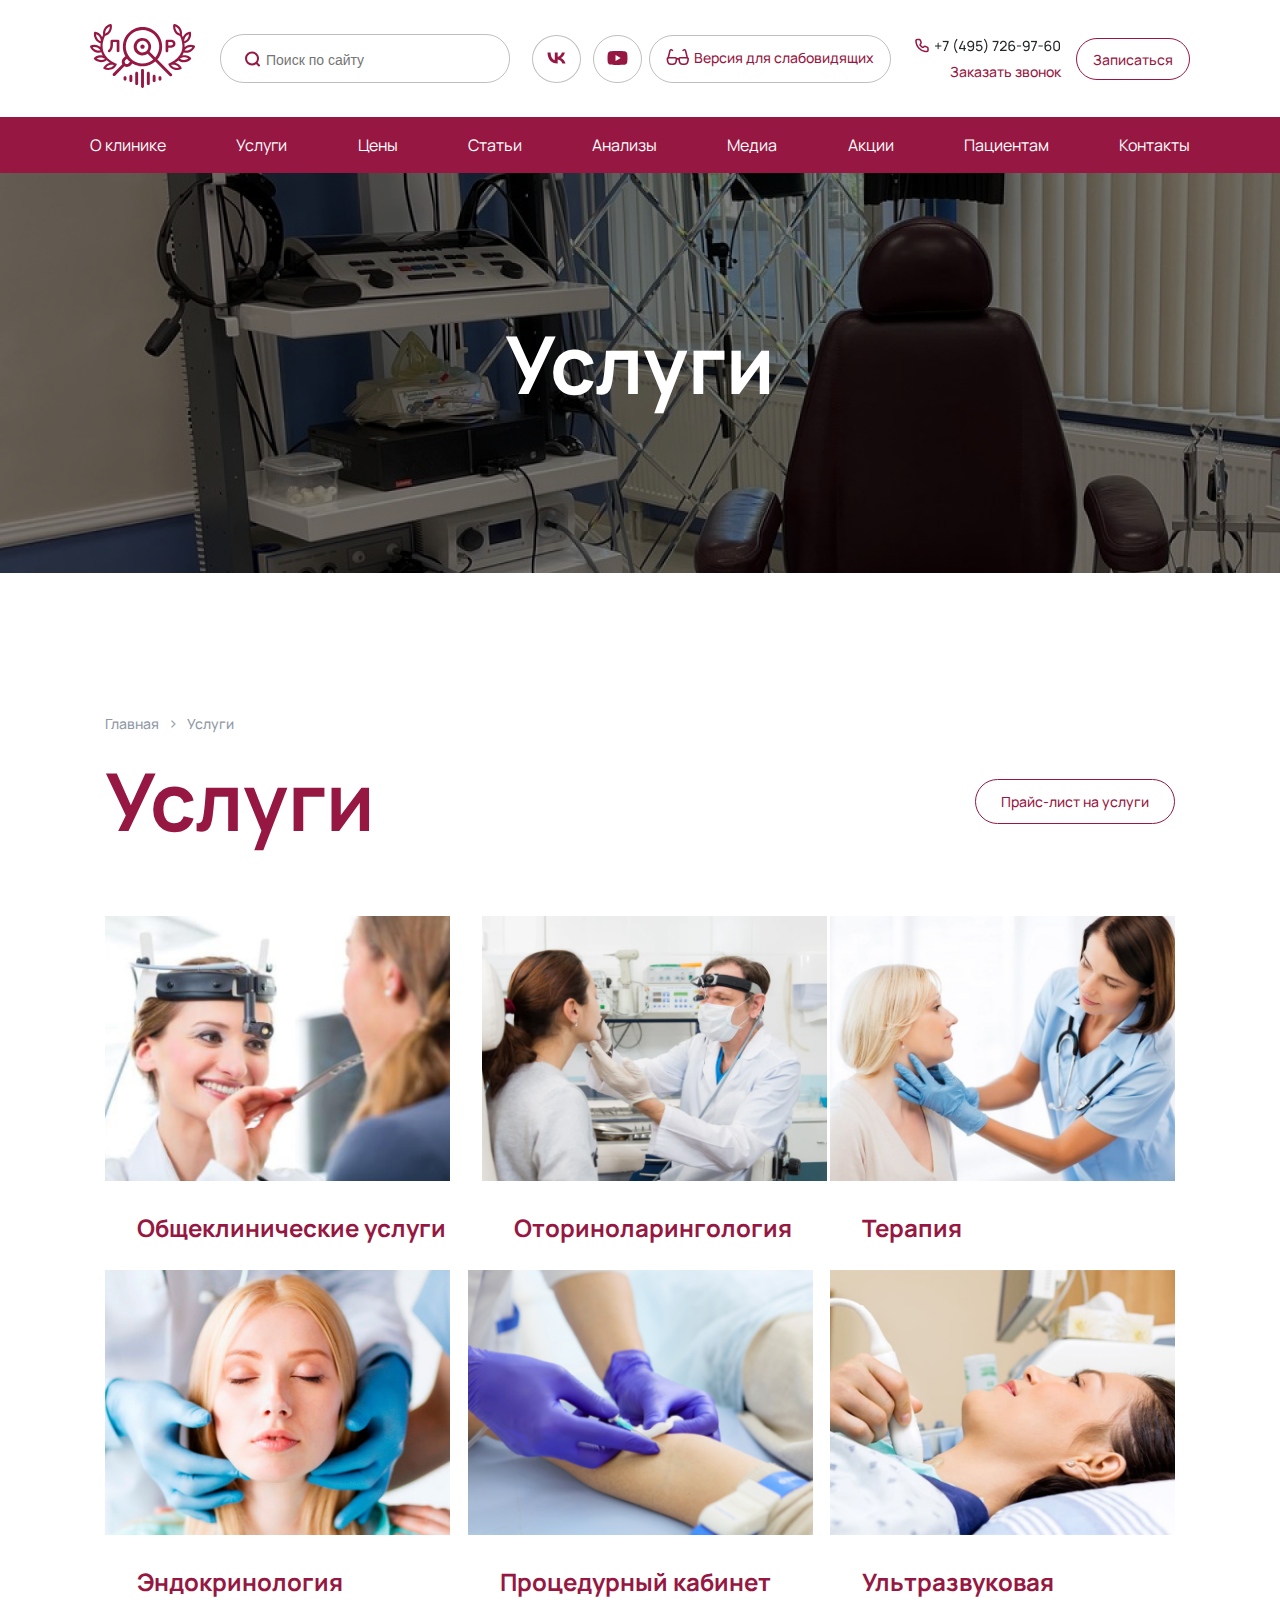
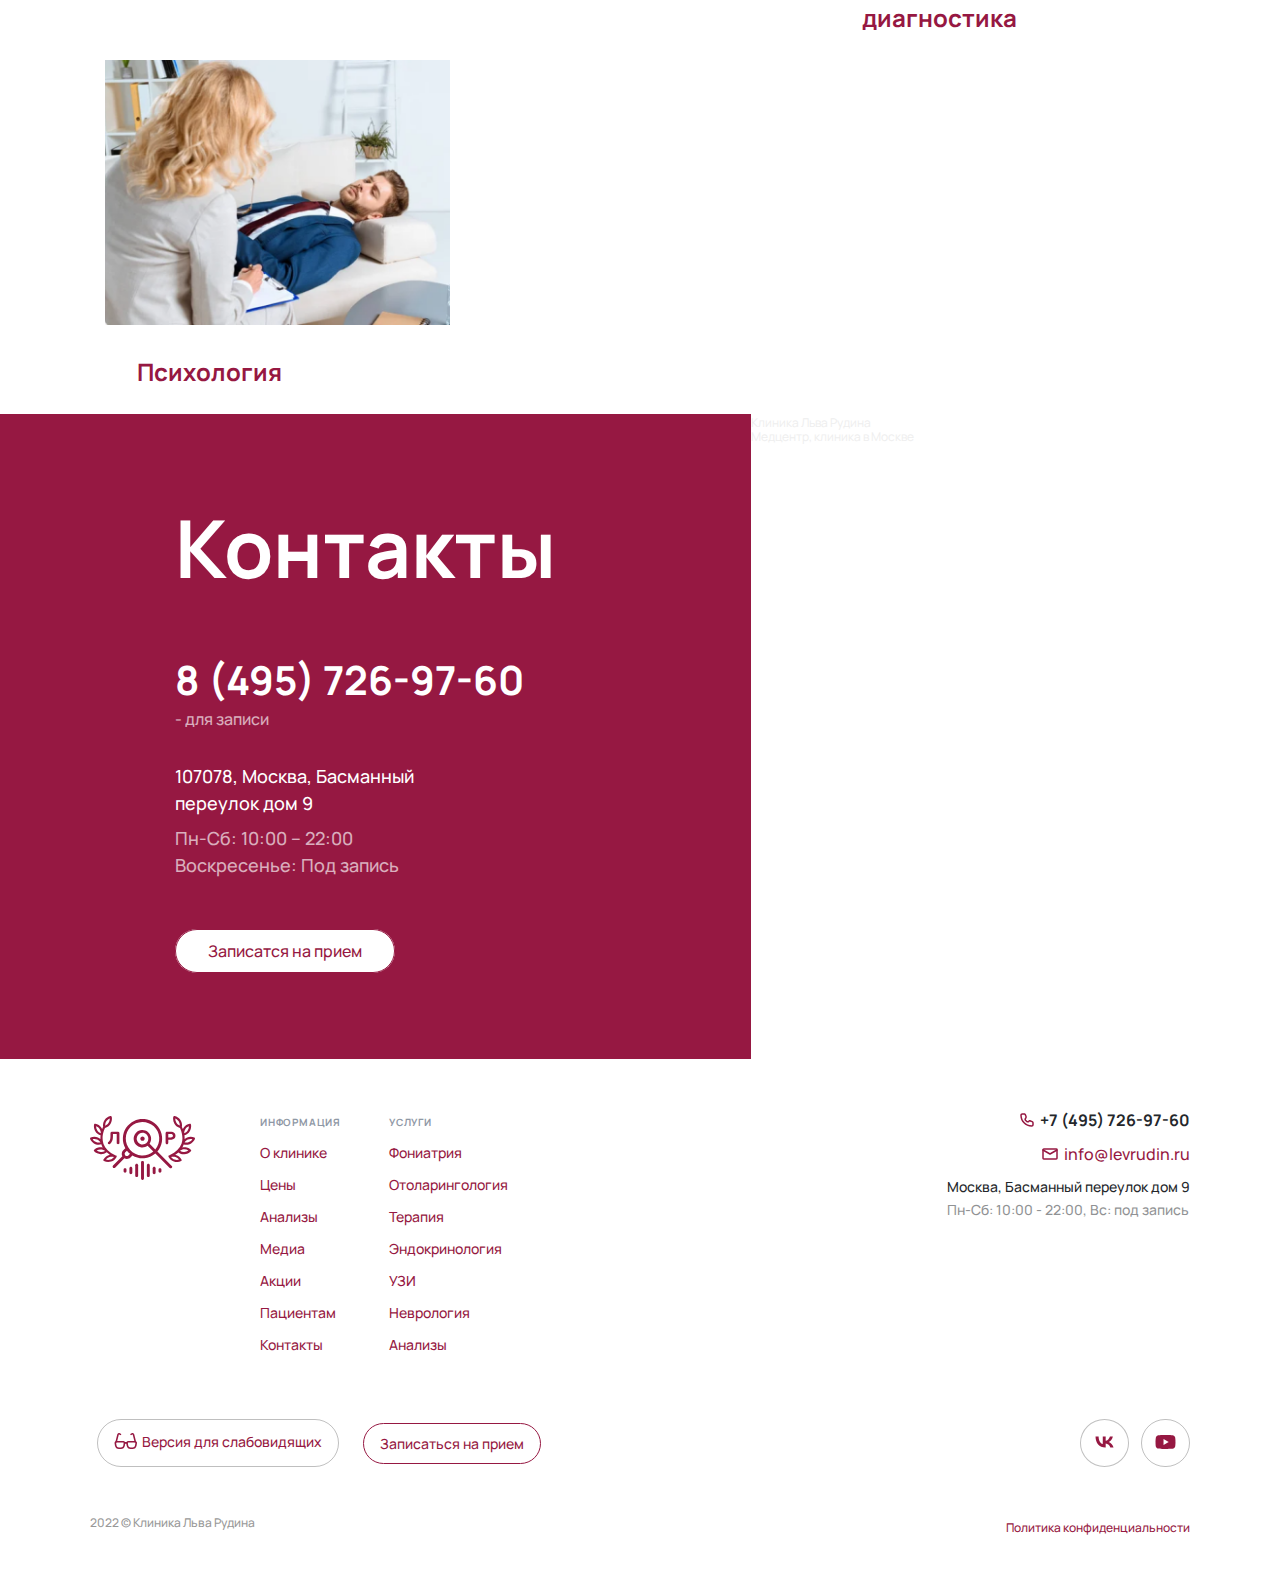
<file: html/services.html>
<!DOCTYPE html>
<html lang="en">
<head>
	<meta charset="UTF-8">
	<link rel="stylesheet" href="../css/services.css">
	<link href="https://fonts.googleapis.com/css2?family=Manrope:wght@400;500;600;700&display=swap" rel="stylesheet">
	<meta name="viewport" content="width=device-width, initial-scale=1.0">
	<title>Услуги</title>
</head>
<body>
	<div class="wrapper">
		<header>
			<div class="header__container">
				<div class="sub-header__content">
					<div class="sub-header__logo">
						<a href="../index.html"><img src="../img/header/logo.svg" alt="logo"></a>
					</div>
					<div class="sub-header__search-bar">
						<div class="search-bar__item">
							<div class="search-bar__image">
								<img src="../img/header/search.svg" alt="search">
							</div>
							<div class="search-bar__text">
								<input type="text" placeholder="Поиск по сайту">
							</div>
						</div>
					</div>
					<div class="sub-header__social">
						<div class="sub-header__social-vk">
							<img src="../img/header/vk.svg" alt="VK">
						</div>
						<div class="sub-header__social-ytube">
							<img src="../img/header/youtube.svg" alt="YouTube">
						</div>
					</div>
					<div class="sub-header__limvision">
						<div class="limvision__img">
							<img src="../img/header/glass.svg" alt="Glass">
						</div>
						<a href="#" class="limvision__link">Версия для слабовидящих</a>
					</div>
					<div class="sub-header__call">
						<div class="sub-header__call-img">
							<img src="../img/header/call.png" alt="call">
						</div>
						<a href="#" class="call-me">Заказать звонок</a>
					</div>
					<div class="sub-header__button">
						<a href="#" class="sign">Записаться</a>
					</div>
				</div>
			</div>
			<div class="header">
				<div class="header-nav__container">
					<nav class="header__nav-bar">
						<ul class="nav-bar__list">
							<li class="nav-bar__list-item">
								<a href="#" class="nav-bar__link">О клинике</a>
							</li>
							<li class="nav-bar__list-item">
								<a href="services.html" class="nav-bar__link">Услуги</a>
							</li>
							<li class="nav-bar__list-item">
								<a href="price.html" class="nav-bar__link">Цены</a>
							</li>
							<li class="nav-bar__list-item">
								<a href="#" class="nav-bar__link">Статьи</a>
							</li>
							<li class="nav-bar__list-item">
								<a href="#" class="nav-bar__link">Анализы</a>
							</li>
							<li class="nav-bar__list-item">
								<a href="#" class="nav-bar__link">Медиа</a>
							</li>
							<li class="nav-bar__list-item">
								<a href="#" class="nav-bar__link">Акции</a>
							</li>
							<li class="nav-bar__list-item">
								<a href="#" class="nav-bar__link">Пациентам</a>
							</li>
							<li class="nav-bar__list-item">
								<a href="#" class="nav-bar__link">Контакты</a>
							</li>
						</ul>
					</nav>
				</div>
			</div>
		</header>
		<main>
			<div class="page__first">
				<div class="first__container">
					<div class="first__content">
						<div class="first__title">
							Услуги
						</div>
					</div>
				</div>
			</div>
			<div class="page__services">
				<div class="services__container">
					<div class="phon__history">
						<a href="../index.html" class="history__main">Главная</a>
						<a class="history__arrow">></a>
						<a href="services.html" class="history__price">Услуги</a>
					</div>
					<div class="services__main-title">
						<h1 class="services__title">Услуги</h1>
						<div class="services__action">
							<a href="#" class="services__button">Прайс-лист на услуги</a>
						</div>
					</div>
					<div class="services__content">
						<div class="services__item">
							<img src="../img/services-block5/02.png" alt="01">
							<div class="services__text-block">
								<a href="clinical.html" class="services__text">Общеклинические услуги</a>
							</div>
						</div>
						<div class="services__item">
							<img src="../img/services-block5/03.png" alt="01">
							<div class="services__text-block">
								<h3 class="services__text">Оториноларингология</h3>
							</div>
						</div>
						<div class="services__item">
							<img src="../img/services-block5/04.png" alt="01">
							<div class="services__text-block">
								<h3 class="services__text">Терапия</h3>
							</div>
						</div>
						<div class="services__item">
							<img src="../img/services-block5/05.png" alt="01">
							<div class="services__text-block">
								<h3 class="services__text">Эндокринология</h3>
							</div>
						</div>
						<div class="services__item">
							<img src="../img/services-block5/06.png" alt="01">
							<div class="services__text-block">
								<h3 class="services__text">Процедурный кабинет</h3>
							</div>
						</div>
						<div class="services__item">
							<img src="../img/services-block5/07.png" alt="01">
							<div class="services__text-block">
								<h3 class="services__text">Ультразвуковая диагностика</h3>
							</div>
						</div>
						<div class="services__item">
							<img src="../img/services-block5/08.png" alt="01">
							<div class="services__text-block">
								<h3 class="services__text">Психология</h3>
							</div>
						</div>
					</div>
				</div>
			</div>
			<div class="page__contact">
				<div class="contact__background">
					<div class="contact__background-color">
						<div class="contact__container">
							<div class="contact__content">
								<h1 class="contact__title">
									Контакты
								</h1>
								<div class="contact__number">
									<h2 class="contact__phone">
										8 (495) 726-97-60
									</h2>
									<div class="contact__notes">
										- для записи
									</div>
								</div>
								<div class="contact__geography">
									<div class="contact__position">
										107078, Москва,
										Басманный переулок дом 9
									</div>
									<div class="contact__shedule">
										Пн-Сб: 10:00 – 22:00
										Воскресенье: Под запись
									</div>
								</div>
								<div class="contact__action">
									<a href="#" class="contact__button">Записатся на прием</a>
								</div>			
							</div>
						</div>
					</div>
					<div class="contact__background-map">
						<div style="position:relative;overflow:hidden;"><a href="https://yandex.ru/maps/org/klinika_lva_rudina/195235549316/?utm_medium=mapframe&utm_source=maps" style="color:#eee;font-size:12px;position:absolute;top:0px;">Клиника Льва Рудина</a><a href="https://yandex.ru/maps/213/moscow/category/medical_center_clinic/184106108/?utm_medium=mapframe&utm_source=maps" style="color:#eee;font-size:12px;position:absolute;top:14px;">Медцентр, клиника в Москве</a><iframe src="https://yandex.ru/map-widget/v1/-/CCUVmOck2C" width="960" height="640" frameborder="1" allowfullscreen="true" style="position:relative;"></iframe></div>
					</div>
				</div>
			</div>
		</main>
		<footer>
			<div class="page__footer">
				<div class="footer__container">
					<div class="footer__content">
						<div class="footer__left">
							<div class="left-footer__list-menu">
								<div class="left-footer__logo">
									<img src="../img/footer/01.svg" alt="logo">
								</div>
								<div class="left-footer__list-first">
									<ul class="left-footer__list">
										<li class="left-footer__list-item">
											<a href="#" class="footer__list-title">ИНФОРМАЦИЯ</a>
										</li>
										<li class="left-footer__list-item">
											<a href="#" class="footer__list-menu">О клинике</a>
										</li>
										<li class="left-footer__list-item">
											<a href="price.html" class="footer__list-menu">Цены</a>
										</li>
										<li class="left-footer__list-item">
											<a href="#" class="footer__list-menu">Анализы</a>
										</li>
										<li class="left-footer__list-item">
											<a href="#" class="footer__list-menu">Медиа</a>
										</li>
										<li class="left-footer__list-item">
											<a href="#" class="footer__list-menu">Акции</a>
										</li>
										<li class="left-footer__list-item">
											<a href="#" class="footer__list-menu">Пациентам</a>
										</li>
										<li class="left-footer__list-item">
											<a href="#" class="footer__list-menu">Контакты</a>
										</li>
									</ul>
								</div>
								<div class="left-footer__list-second">
									<ul class="left-footer__list">
										<li class="left-footer__list-item">
											<a href="services.html" class="footer__list-title">УСЛУГИ</a>
										</li>
										<li class="left-footer__list-item">
											<a href="#" class="footer__list-menu">Фониатрия</a>
										</li>
										<li class="left-footer__list-item">
											<a href="#" class="footer__list-menu">Отоларингология</a>
										</li>
										<li class="left-footer__list-item">
											<a href="#" class="footer__list-menu">Терапия</a>
										</li>
										<li class="left-footer__list-item">
											<a href="#" class="footer__list-menu">Эндокринология</a>
										</li>
										<li class="left-footer__list-item">
											<a href="#" class="footer__list-menu">УЗИ</a>
										</li>
										<li class="left-footer__list-item">
											<a href="#" class="footer__list-menu">Неврология</a>
										</li>
										<li class="left-footer__list-item">
											<a href="#" class="footer__list-menu">Анализы</a>
										</li>
									</ul>
								</div>
							</div>
						</div>
						<div class="footer__right">
							<div class="footer__right-info">
								<div class="right-footer__phone">
									<img src="../img/footer/02.svg" alt="phone">
									<a href="#" class="right-footer__call">+7 (495) 726-97-60</a>
								</div>
								<div class="right-footer__mail">
									<img src="../img/footer/03.svg" alt="mail">
									<a href="#" class="right-footer__post">info@levrudin.ru</a>
								</div>
								<div class="right-footer__info">
									<p class="right-footer__info-first">
										Москва, Басманный переулок дом 9
									</p>
									<p class="right-footer__info-second">
										Пн-Сб: 10:00 - 22:00, Вс: под запись
									</p>
								</div>
							</div>
						</div>
					</div>
					<div class="footer__content-second">
						<div class="second-content__left">
							<div class="second-content__action1">
								<div class="limvision__img">
									<img src="../img/header/glass.svg" alt="Glass">
								</div>
								<a href="#" class="limvision__link">Версия для слабовидящих</a>
							</div>
							<div class="second-content__action2">
								<a href="#" class="second-content__button2">Записаться на прием</a>
							</div>
						</div>
						<div class="second-content__right">
							<div class="sub-header__social-vk">
								<a href="#"><img src="../img/header/vk.svg" alt="VK"></a>
							</div>
							<div class="sub-header__social-ytube">
								<a href="#"><img src="../img/header/youtube.svg" alt="YouTube"></a>
							</div>
						</div>
					</div>
					<div class="footer__content-last">
						<div class="last-content__left">
							2022 © Клиника Льва Рудина
						</div>
						<div class="last-content__right">
							<a href="#" class="last-content__link">Политика конфиденциальности</a>
						</div>
					</div>
				</div>
			</div>
		</footer>
	</div>
</body>
</file>
<file: css/style.css>
*, *::before,*::after{
	margin: 0;
	padding: 0;
	border: none;
	box-sizing: border-box;
}

 html,body{
 	height: 100%;
 	min-width: 320px;
 }
 body{
 	font-family: 'Manrope', sans-serif;
 	color: #000;
 }
 ul{

 }
 a{
 	text-decoration: none;
 }
 li{
 	list-style: none;
 }

.wrapper{
	overflow: hidden;/*--Горизонтальный скролл убирает---*/
	min-height: 100%;
	display: flex;
	flex-direction: column;

}

[class*="__container"]{
 	max-width: 1100px;
 	margin: 0 auto; /*-Центровка контейнера-*/
 	padding: 0px 15px;/*-Отступы безопастности-*/
 }
 .page{
 	flex: 1 1 auto;
 }
 /*---------SUB-HEADER----------*/
 .header__container {
    padding: 24px 0px 24px 0px;
}
.sub-header__content {
    display: flex;
    justify-content: space-between;
    align-items: center;
}
.sub-header__logo {
    padding-right: 24px;
}
.sub-header__search-bar {

}
.search-bar__item {
    display: flex;
    border: 1px solid rgba(0, 0, 0, 0.25);
    border-radius: 24px;
    width: 290px;
    padding: 10px 24px;
    align-items: center;
}
.search-bar__image {
    padding-top: 5px;
    padding-right: 5px;
}
.search-bar__text {
   
}
input::-webkit-input-placeholder{
   font-size: 14px;
   font-weight: 500;
}
.sub-header__social {
    display: flex;
    margin-left: 22px;
}
.sub-header__social-vk {
    border: 1px solid rgba(0, 0, 0, 0.25);
    border-radius: 50%;
    padding: 11px 14px;
}
.sub-header__social-ytube {
    margin-left: 12px;
    border: 1px solid rgba(0, 0, 0, 0.25);
    border-radius: 50px;
    padding: 12px 13px;
}
.sub-header__limvision {
    margin-right: 24px;
    margin-left: 7px;
    display: flex;
    border: 1px solid rgba(0, 0, 0, 0.25);
    border-radius: 24px;
    padding: 12px 16px;
}
.limvision__img {
    margin-right: 5px;
}
.limvision__link {
    color: #961842;
    font-size: 14px;
    font-weight: 500;
    line-height: 19px;
}
.sub-header__call {
}
.sub-header__call-img {
}
.call-me {
    color: #961842;
    font-size: 14px;
    font-weight: 500;
    line-height: 19px;
    margin-left: 35px;
}
.call-me:hover{
    text-decoration: underline;
}
.sub-header__button {
}
.sign {
    margin-left: 15px;
    text-align: center;
    padding: 10.5px 16px;
    background-color: #fff;
    border: 1px solid #961842;
    border-radius: 25px;
    color: #961842;
    font-size: 14px;
    font-weight: 500;
    line-height: 19px;
    transition: all 0.3s ease 0s;
}
.sign:hover{
    background-color: #961842;
    color: #fff;
}
/*--------HEADER------------*/
.header{
    background-color: #961842;
}
.header-nav__container{
    padding: 17px 0px 17px 0px;
}
.header__nav-bar{

}
.nav-bar__list{
    display: flex;
    justify-content: space-between;
}
.nav-bar__list-item{

}
.nav-bar__link{
    color: #fff;
    font-size: 16px;
    font-weight: 400;
    line-height: 22px;
    transition: all 0.3s ease 0s;
}
.nav-bar__link:hover{
    color: #A39FA1;
}
/*----------FIRST-------------*/
.page__first{
    background-image: url('../img/main-block/01.png');
    background-position: -210px;
    background-repeat: no-repeat;
    height: 539px;
}
.first__container{

}
.first__content{

}
.first__title{
    font-size: 80px;
    font-weight: 700;
    line-height: 86px;
    text-align: center;
    color: #fff;
    padding: 148px 0px 95px 0px;
}
.first__image{
    justify-content: center;
    align-items: center;
    text-align: center;

}
/*----------ABOUT-SPECIAL----------*/
.page__about-special {

}
.about-special__container {
    padding: 100px 0px 100px 0px;
}
.about-special__content {
    display: flex;
    justify-content: space-between;
}
.about-special__left {

}
.special-left__title {
    display: flex;
    justify-content: space-between;
    
}
.left__title{
    color: #961842;
    font-size: 70px;
    line-height: 108%;
    font-weight: 700;
}
.special-left__text {

}
.special-left__text1 {
    padding: 66px 0px 48px 0px;
    width: 550px;
    font-size: 18px;
    line-height: 167%;
    font-weight: 700;
}
.special-left__text2 {
    width: 550px;
    font-size: 16px;
    font-weight: 400;
    line-height: 162%;
}
.special-left__link {
    padding-top: 48px;
}
.special-left__links{

    color: #961842;
    font-size: 14px;
    font-weight: 500;
    line-height: 19px;
}
.special-left__links:hover{
    text-decoration: underline;
}
/*--------About-company-------*/
.page__about-company {

}
.about-company__container {
    padding: 101px 0px 101px 0px;
}
.about-company__title {

}
.company__title {
    font-size: 80px;
    font-weight: 700;
    line-height: 106%;
    color: #961842;
}
.about-company__content{
    padding-top: 75px;
    display: flex;
    justify-content: space-between;
}
.about-company__left {

}
.about-company__left-title {
    width: 480px;
}
.company__left-title {
    color: #24272B;
    font-size: 18px;
    font-weight: 700;
    line-height: 167%;
}
.about-company__left-text {
    width: 480px;
    padding-top: 48px;
}
.company__left-text {
    color: #24272B;
    font-size: 16px;
    font-weight: 400;
    line-height: 175%;
}
.about-company__view-all{
    padding-top: 40px;
}
.about-company__link{
    color: #961842;
    font-size: 14px;
    font-weight: 500;
    line-height: 19px;
}
.about-company__link:hover{
    text-decoration: underline;
}
/*--------PATIENTS--------*/
.page__patients {

}
.patients__container {
    padding: 120px 0px 140px 0px;
}
.patients__content {
    display: flex;
    justify-content: space-between;
}
.patients__left {

}
.patients__left-star {

}
.patients__left-title {
    padding: 16px 0px 27px 0px;

}
.patients__title {
    font-size: 80px;
    line-height: 108%;
    font-weight: 700;
    color: #24272B;
}
.patients__left-text {
    width: 480px;
}
.patients__text {
    color: #961842;
    font-size: 18px;
    line-height: 167%;
    font-weight: 500;
}
.patients__right {

}
.patients__right-image {

}
.patients__right-name {
    padding: 32px 0px 9px 0px;
}
.patients__name {
    font-size: 30px;
    font-weight: 700;
    line-height: 120%;
    color: #961842;
}
.patients__right-biography {
    width: 550px;
    color: rgba(150, 24, 66, 0.5);
    font-size: 16px;
    font-weight: 400;
    line-height: 150%;
}
.patients__right-review {
    width: 550px;
    padding-top: 16px;
}
.patients__review {
    color: #24272B;
     font-size: 16px;
    font-weight: 400;
    line-height: 150%;
}
/*-------clients----*/
.page__clients{
    background-image: url('../img/patients/03.png');
    background-position: -180px;
    background-repeat: no-repeat;
    height: 560px;

}
/*------PRICE------*/
.page__price{

}
.price__container{
    padding: 50px 0px 130px 0px;
}
.price__title-menu {
    display: flex;
    justify-content: space-between;
    align-items: center;
}
.price__title {

}
.price__titl {
    color: #24272B;
    font-size: 80px;
    font-weight: 700;
    line-height: 108%;
}
.price__title-button {

}
.price__title-action {
    margin-left: 15px;
    text-align: center;
    padding: 13px 32px;
    background-color: #fff;
    border: 1px solid #961842;
    border-radius: 25px;
    color: #961842;
    font-size: 16px;
    font-weight: 500;
    line-height: 22px;
    transition: all 0.3s ease 0s;
}
.price__title-action:hover{
    background-color: #961842;
    color: #fff;
}
.price__content {
    padding: 80px 0px 130px 0px;
    display: flex;
    justify-content: space-between;
}
.price__left-block {
    display: flex;
    align-items: flex-end;
}
.price__left {

}
.left-price__sub-title {

}
.price__sub-title {
    color: #24272B;
    font-size: 16px;
    font-weight: 700;
    line-height: 22px;
}
.left-price__titl {

}
.left-price__title {
    color: #961842;
    font-size: 40px;
    font-weight: 700;
    line-height: 105%;
}

.left-price__text {
    width: 287px;
    padding: 48px 0px 32px 0px;
}
.price__text {
    color: #24272B;
    font-weight: 400;
    font-size: 16px;
    line-height: 24px;
}
.left-price__price {
    font-weight: 600;
    font-size: 64px;
    line-height: 87px;
    color: #961842;
}
.left-price__action {
    margin-top: 30px;
}
.left-price__button {
    text-align: center;
    padding: 10px 32px;
    background-color: #fff;
    border: 1px solid #961842;
    border-radius: 60px;
    color: #961842;
    font-size: 16px;
    font-weight: 500;
    line-height: 22px;
    transition: all 0.3s ease 0s;
}
.left-price__button:hover{
    background-color: #961842;
    color: #fff;
}
.price__image {

}
.price__right-block{
    padding-left: 50px;
    display: flex;
    align-items: flex-end;
}
/*--------SLIDER--------*/
/*.page__slider{
    background-image: url('../img/slider/01.png');
    background-repeat: no-repeat;
    height: 640px;
    background-position: -180px;
}*/
.slider__container{

}
.slider{
    position: relative;
    padding: 0px 60px;
}
.slider__item{

}
.slider__item img{
    width: 1920px;
    height: 665px;
}
.slick-list {
    overflow: hidden;
}
.slick-track{
    display: flex;
    text-align: center;
    align-items: flex-start;
}
.slider .slick-arrow{
    position: absolute;
    top: 50%;
    margin: -70px 125px 0px 125px;
    z-index: 10;
    font-size: 0;
    width: 16px;
    height: 32px;
}
.slider .slick-arrow.slick-prev{
    left: 0;
    background: url('../img/slider/left.svg') 0 0 / 100% no-repeat;
}
.slider .slick-arrow.slick-next{
    right: 0;
    background: url('../img/slider/right.svg') 0 0 / 100% no-repeat;
}
/*doots*/
.slider .slick-dots{
    display: flex;
    align-items: center;
    justify-content: center;
}
.slider .slick-dots li{
    list-style: none;
    margin: 0px 2px;
}
.slider .slick-dots li button{
    font-size: 0;
    width: 40px;
    height: 10px;
    background-color: #999;
    border-radius: 10%;
}
.slider .slick-dots li.slick-active button{
    background-color: #961842;
    border: 1px solid #000;
}
.our_clinic{
    color: #fff;
    top: 45%;
    margin-left: 400px;
    font-weight: 700;
    font-size: 80px;
    line-height: 86px;

    position: absolute; 
}
/*------AWARDS---------*/
.page__awards{

}
.awards__container{
    padding: 100px 0px 150px 0px;
}
.awards__main-title{
    
}
.awards__title{
    color: #961842;
    font-size: 64px;
    font-weight: 700;
    line-height: 112%;
}
.awards__video{
    display: flex;
    justify-content: space-between;
    padding-top: 70px;
}
/*--------DIRECTION--------*/
.page__directions {

}
.directions__container {
    padding: 0px 0px 240px 0px;
}
.directions__main-title {

}
.directions__title {
    color: #24272B;
    font-weight: 700;
    font-size: 80px;
    line-height: 106%;
}
.directions__content {
    padding-top: 72px;
    display: flex;
    justify-content: space-between;
    flex-wrap: wrap;
}
.directions__blocks {

}
.blocks-directions__sub-title {
    padding-bottom: 4px;
}
.directions__sub-title {
    color: #24272B;
    font-weight: 700;
    font-size: 16px;
    line-height: 22px;
}
.blocks-directions__content {
}
.blocks-directions__text-block{
    display: flex;
    align-items: flex-end;
    height: 180px;
}
.blocks-directions__title {
    color: #961842;
    font-weight: 700;
    font-size: 36px;
    line-height: 117%;
}

.blocks-directions__text {
    width: 292px;
    font-weight: 400;
    font-size: 16px;
    line-height: 150%;

}
.block-directions__action {
    padding: 48px 0px 96px 0px;
}
.block-directions__button {
    text-align: center;
    padding: 10px 32px;
    background-color: #fff;
    border: 1px solid #961842;
    border-radius: 60px;
    color: #961842;
    font-size: 16px;
    font-weight: 500;
    line-height: 22px;
    transition: all 0.3s ease 0s;
}
.block-directions__button:hover{
    background-color: #961842;
    color: #fff;
}
/*---------NOTES---------*/
.page__notes {

}
.notes__container {
    padding: 0px 0px 166px 0px;
}
.notes__title {
    align-items: center;
    justify-content: center;
    text-align: center;

}
.title-notes__sub {
    padding-bottom: 16px;
    color: #8F98A5;
    font-weight: 700;
    font-size: 16px;
    line-height: 22px;
    letter-spacing: 0.05em;
}
.title-notes__title {
    color: #961842;
    font-size: 80px;
    font-weight: 700;
    line-height: 108%;
}
.notes__title-content{
    padding: 32px 0px 96px 0px;
    align-items: center;
    justify-content: center;
    text-align: center;
}
.title-content{
   color: #8F98A5;
   font-size: 16px;
   font-weight: 500;
   line-height: 22px; 
}
.notes__content {
    display: flex;
    justify-content: space-between;
}
.notes__content-item {
    
}
.notes-item__image {

}
.notes-item__content {
}
.notes-item__title {
    padding-top: 24px;
    width: 193px;
}
.notes-items__title {
    font-weight: 700;
    font-size: 24px;
    line-height: 137%;
}
.notes-item__text {
    display: flex;
    align-items: flex-end;
    height: 240px;
}
.notes-item__txt {
    width: 193px;
}
/*-------DOCS--------*/
.page__docs {

}
.docs__container {
    padding: 0px 0px 170px 0px;
}
.docs__content {
    display: flex;
    align-items: center;
}
.docs__left {

}
.docs__right {

}
.right-docs__title {
    width: 550px;
    padding-bottom: 50px;
}
.docs__title {
    color: #961842;
    font-weight: 700;
    font-size: 64px;
    line-height: 112%;
}
.right-docs__text1 {
    width: 550px;
    padding-bottom: 32px;
}
.docs__text1 {
    color: #24272B;
    font-weight: 500;
    font-size: 14px;
    line-height: 171%;
}
.right-docs__serificate {

}
.sertificate__list {
    padding-bottom: 32px;
}
.serificate__list-item {

}
.serificate__list-item:not(:last-child){
    padding-bottom: 16px;
}
.list-item__block {
    display: flex;
    align-items: center;
}
.list-item__image {

}
.list-item__link {
    padding-left: 12px;
    color: #961842;
    font-weight: 500;
    font-size: 14px;
    line-height: 19px;
}
.list-item__link:hover{
    text-decoration: underline;
}
.right-docs__text2 {
    width: 550px;
}
.docs__text2 {
    color: #24272B;
    font-weight: 500;
    font-size: 14px;
    line-height: 171%;
}
/*-------BENEFITS------*/
.page__benefits{

}
.benefits__container{
    padding: 0px 0px 140px 0px;
}
.benefits__list{
    display: flex;
    justify-content: space-between;
}
.benefits-list__item{
  
}
.benefits-list__item-block{
    width: 130px;
    align-items: center;
    justify-content: center;
    text-align: center;
}
.benefits-list__image{
    
}
.benefits-list__text{
    padding-top: 16px;
    font-weight: 500;
    font-size: 15px;
    line-height: 20px;
}
/*---------PARTNERS--------*/
.page__partners {
}
.partners__container {
    padding: 100px 0px 96px 0px;
}
.partners__title {
    text-align: center;
    color: #24272B;
    padding-bottom: 118px;
    font-weight: 700;
    font-size: 64px;
    line-height: 134%;
}
.partners__content {

}
.partners__content-image {
}
.partners__content-image1{
    display: flex;
    justify-content: space-between;
}
.partners__content-image2{
    padding-top: 64px;
    display: flex;
    justify-content: space-between;
}
.partners__notes{
    padding-top: 96px;
    text-align: center;
    color: #8F98A5;
    font-weight: 400;
    font-size: 14px;
    line-height: 150%;
}
/*------CONTACT------*/
.page__contact {
    padding: 0px 0px 50px 0px;
}
.contact__background {
    display: flex;
}
.contact__background-color {
    padding: 91px 180px 92px 160px;
    background-color: #961842;

}
.contact__background-map {
}
.contact__container{

}
.contact__content{

}
.contact__title{
    padding-bottom: 60px;
    color: #fff;
    font-weight: 700;
    font-size: 80px;
    line-height: 108%;
}
.contact__number{

}
.contact__phone{
    color: #fff;
    font-weight: 700;
    font-size: 40px;
    line-height: 55px;
}
.contact__notes{
    color: #Fff;
    font-weight: 500;
    font-size: 16px;
    line-height: 150%;
    opacity: 0.65;
}
.contact__geography{
    padding: 32px 0px 61px 0px;
}
.contact__position{
    padding-bottom: 8px;
    color: #fff;
    width: 240px;
    font-weight: 500;
    font-size: 18px;
    line-height: 150%;
}
.contact__shedule{
    color: #fff;
    width: 240px;
    opacity: 0.65;
    font-weight: 500;
    font-size: 18px;
    line-height: 150%;
} 
.contact__action{

}
.contact__button{
    text-align: center;
    padding: 10px 32px;
    background-color: #fff;
    border: 1px solid #961842;
    border-radius: 60px;
    color: #961842;
    font-size: 16px;
    font-weight: 500;
    line-height: 22px;
    transition: all 0.3s ease 0s;
}
.contact__button:hover{
    background-color: #670F2C;
    color: #fff;
}
/*------FOOTER---------*/
.page__footer {

}
.footer__container {
    padding: 0px 0px 40px 0px;
}
.footer__content {
    display: flex;
    justify-content: space-between;
}
.footer__left {

}
.left-footer__list-menu {
    display: flex;
}
.left-footer__logo {
    padding-top: 7px;
}
.left-footer__list-first {
    padding: 0px 48px 0px 64px;
}
.left-footer__list-second{

}
.left-footer__list {

}
.left-footer__list-item {

}
.left-footer__list-item:not(:last-child){
    padding-bottom: 10px;
}
.footer__list-title {
    color: #8F98A5;
    font-weight: 700;
    font-size: 10px;
    line-height: 14px;
    letter-spacing: 0.08em;
}
.footer__list-menu {
    color: #961842;
    font-weight: 500;
    font-size: 14px;
    line-height: 19px;
}
.footer__list-menu:hover{
    text-decoration: underline;
}
.footer__right {

}
.footer__right-info {

}
.right-footer__phone {
    display: flex;
    justify-content: flex-end;

}
.right-footer__call {
    padding-left: 6px;
    color: #24272B;
    font-weight: 700;
    font-size: 16px;
    line-height: 22px;
}
.right-footer__mail {
    display: flex;
    justify-content: flex-end;

}
.right-footer__post {
    padding: 12px 0px 12px 6px;
    color: #961842;
    font-weight: 500;
    font-size: 16px;
    line-height: 22px;
}
.right-footer__post:hover{
    text-decoration: underline;
}
.right-footer__info {

}
.right-footer__info-first {
    display: flex;
    justify-content: flex-end;
    color: #24272B;
    font-weight: 500;
    font-size: 14px;
    line-height: 19px;
}
.right-footer__info-second {
    padding-top: 4px;
    color: #24272B;
    opacity: 0.5;
    font-weight: 500;
    font-size: 14px;
    line-height: 19px;
}
.footer__content-second{
    padding: 64px 0px 48px 0px;
    display: flex;
    justify-content: space-between;
}
.second-content__left{
    display: flex;
    align-items: center;
}
.second-content__action1{
    display: flex;
    margin-right: 24px;
    margin-left: 7px;
    border: 1px solid rgba(0, 0, 0, 0.25);
    border-radius: 24px;
    padding: 12px 16px;
}
.second-content__action2{

}
.second-content__button2{
    text-align: center;
    padding: 10px 16px;
    background-color: #fff;
    border: 1px solid #961842;
    border-radius: 60px;
    color: #961842;
    font-size: 14px;
    font-weight: 500;
    line-height: 19px;
    transition: all 0.3s ease 0s;
}
.second-content__button2:hover{
    background-color: #961842;
    color: #fff;
}
.second-content__right{
    display: flex;
}
.footer__content-last {
    display: flex;
    justify-content: space-between;
}
.last-content__left {
    color: #989898;
    font-weight: 500;
    font-size: 12px;
    line-height: 16px;
}
.last-content__right {
    
}
.last-content__link{
    color: #961842;
    font-weight: 500;
    font-size: 12px;
    line-height: 16px;
}
.last-content__link:hover{
    text-decoration: underline;
}
</file>
<file: css/article.css>
*, *::before,*::after{
	margin: 0;
	padding: 0;
	border: none;
	box-sizing: border-box;
}

 html,body{
 	height: 100%;
 	min-width: 320px;
 }
 body{
 	font-family: 'Manrope', sans-serif;
 	color: #000;
 }
 ul{

 }
 a{
 	text-decoration: none;
 }
 li{
 	list-style: none;
 }

.wrapper{
	overflow: hidden;/*--Горизонтальный скролл убирает---*/
	min-height: 100%;
	display: flex;
	flex-direction: column;

}

[class*="__container"]{
 	max-width: 1100px;
 	margin: 0 auto; /*-Центровка контейнера-*/
 	padding: 0px 15px;/*-Отступы безопастности-*/
 }
 .page{
 	flex: 1 1 auto;
 }
 /*---------SUB-HEADER----------*/
 .header__container {
    padding: 24px 0px 24px 0px;
}
.sub-header__content {
    display: flex;
    justify-content: space-between;
    align-items: center;
}
.sub-header__logo {
    padding-right: 24px;
}
.sub-header__search-bar {

}
.search-bar__item {
    display: flex;
    border: 1px solid rgba(0, 0, 0, 0.25);
    border-radius: 24px;
    width: 290px;
    padding: 10px 24px;
    align-items: center;
}
.search-bar__image {
    padding-top: 5px;
    padding-right: 5px;
}
.search-bar__text {
   
}
input::-webkit-input-placeholder{
   font-size: 14px;
   font-weight: 500;
}
.sub-header__social {
    display: flex;
    margin-left: 22px;
}
.sub-header__social-vk {
    border: 1px solid rgba(0, 0, 0, 0.25);
    border-radius: 50%;
    padding: 11px 14px;
}
.sub-header__social-ytube {
    margin-left: 12px;
    border: 1px solid rgba(0, 0, 0, 0.25);
    border-radius: 50px;
    padding: 12px 13px;
}
.sub-header__limvision {
    margin-right: 24px;
    margin-left: 7px;
    display: flex;
    border: 1px solid rgba(0, 0, 0, 0.25);
    border-radius: 24px;
    padding: 12px 16px;
}
.limvision__img {
    margin-right: 5px;
}
.limvision__link {
    color: #961842;
    font-size: 14px;
    font-weight: 500;
    line-height: 19px;
}
.sub-header__call {
}
.sub-header__call-img {
}
.call-me {
    color: #961842;
    font-size: 14px;
    font-weight: 500;
    line-height: 19px;
    margin-left: 35px;
}
.call-me:hover{
    text-decoration: underline;
}
.sub-header__button {
}
.sign {
    margin-left: 15px;
    text-align: center;
    padding: 10.5px 16px;
    background-color: #fff;
    border: 1px solid #961842;
    border-radius: 25px;
    color: #961842;
    font-size: 14px;
    font-weight: 500;
    line-height: 19px;
    transition: all 0.3s ease 0s;
}
.sign:hover{
    background-color: #961842;
    color: #fff;
}
/*--------HEADER------------*/
.header{
    background-color: #961842;
}
.header-nav__container{
    padding: 17px 0px 17px 0px;
}
.header__nav-bar{

}
.nav-bar__list{
    display: flex;
    justify-content: space-between;
}
.nav-bar__list-item{

}
.nav-bar__link{
    color: #fff;
    font-size: 16px;
    font-weight: 400;
    line-height: 22px;
    transition: all 0.3s ease 0s;
}
.nav-bar__link:hover{
    color: #A39FA1;
}
/*---Article---*/
.article__history{
    padding: 64px 0px 30px 0px;
}

.history__main {
    color: #8F98A5;
    font-weight: 500;
    font-size: 14px;
    line-height: 19px;
}
.history__arrow{
    color: #8F98A5;
    margin: 0px 6px 0px 6px;
}
.history__price {
    color: #8F98A5;
    font-weight: 500;
    font-size: 14px;
    line-height: 19px;
}
.article__main-title{
    color: #961842;
    text-align: center;
    font-weight: 700;
    font-size: 64px;
    line-height: 112%;
}
.article__main-date{
    padding: 38px 0px 15px 135px;
    color: #8F98A5;
    font-weight: 500;
    font-size: 16px;
    line-height: 22px;
}
.article__image{
    text-align: center;
}
.article__text-block{
   margin: 50px 135px;

}
.article__text{
    color: #24272B;
    font-weight: 400;
    font-size: 20px;
    line-height: 180%;
}
</file>
<file: css/clinical.css>
*, *::before,*::after{
	margin: 0;
	padding: 0;
	border: none;
	box-sizing: border-box;
}

 html,body{
 	height: 100%;
 	min-width: 320px;
 }
 body{
 	font-family: 'Manrope', sans-serif;
 	color: #000;
 }
 ul{

 }
 a{
 	text-decoration: none;
 }
 li{
 	list-style: none;
 }

.wrapper{
	overflow: hidden;/*--Горизонтальный скролл убирает---*/
	min-height: 100%;
	display: flex;
	flex-direction: column;

}

[class*="__container"]{
 	max-width: 1100px;
 	margin: 0 auto; /*-Центровка контейнера-*/
 	padding: 0px 15px;/*-Отступы безопастности-*/
 }
 .page{
 	flex: 1 1 auto;
 }
 /*---------SUB-HEADER----------*/
 .header__container {
    padding: 24px 0px 24px 0px;
}
.sub-header__content {
    display: flex;
    justify-content: space-between;
    align-items: center;
}
.sub-header__logo {
    padding-right: 24px;
}
.sub-header__search-bar {

}
.search-bar__item {
    display: flex;
    border: 1px solid rgba(0, 0, 0, 0.25);
    border-radius: 24px;
    width: 290px;
    padding: 10px 24px;
    align-items: center;
}
.search-bar__image {
    padding-top: 5px;
    padding-right: 5px;
}
.search-bar__text {
   
}
input::-webkit-input-placeholder{
   font-size: 14px;
   font-weight: 500;
}
.sub-header__social {
    display: flex;
    margin-left: 22px;
}
.sub-header__social-vk {
    border: 1px solid rgba(0, 0, 0, 0.25);
    border-radius: 50%;
    padding: 11px 14px;
}
.sub-header__social-ytube {
    margin-left: 12px;
    border: 1px solid rgba(0, 0, 0, 0.25);
    border-radius: 50px;
    padding: 12px 13px;
}
.sub-header__limvision {
    margin-right: 24px;
    margin-left: 7px;
    display: flex;
    border: 1px solid rgba(0, 0, 0, 0.25);
    border-radius: 24px;
    padding: 12px 16px;
}
.limvision__img {
    margin-right: 5px;
}
.limvision__link {
    color: #961842;
    font-size: 14px;
    font-weight: 500;
    line-height: 19px;
}
.sub-header__call {
}
.sub-header__call-img {
}
.call-me {
    color: #961842;
    font-size: 14px;
    font-weight: 500;
    line-height: 19px;
    margin-left: 35px;
}
.call-me:hover{
    text-decoration: underline;
}
.sub-header__button {
}
.sign {
    margin-left: 15px;
    text-align: center;
    padding: 10.5px 16px;
    background-color: #fff;
    border: 1px solid #961842;
    border-radius: 25px;
    color: #961842;
    font-size: 14px;
    font-weight: 500;
    line-height: 19px;
    transition: all 0.3s ease 0s;
}
.sign:hover{
    background-color: #961842;
    color: #fff;
}
/*--------HEADER------------*/
.header{
    background-color: #961842;
}
.header-nav__container{
    padding: 17px 0px 17px 0px;
}
.header__nav-bar{

}
.nav-bar__list{
    display: flex;
    justify-content: space-between;
}
.nav-bar__list-item{

}
.nav-bar__link{
    color: #fff;
    font-size: 16px;
    font-weight: 400;
    line-height: 22px;
    transition: all 0.3s ease 0s;
}
.nav-bar__link:hover{
    color: #A39FA1;
}
/*---clinical---*/
.clinical__history{
    padding: 64px 0px 24px 0px;
}

.history__main {
    color: #8F98A5;
    font-weight: 500;
    font-size: 14px;
    line-height: 19px;
}
.history__arrow{
    color: #8F98A5;
    margin: 0px 6px 0px 6px;
}
.history__price {
    color: #8F98A5;
    font-weight: 500;
    font-size: 14px;
    line-height: 19px;
}
.page__clinical{

}
.clinical__container{
    padding: 0px 0px 112px 0px;
}
.clinical__title{
    font-weight: 700;
    font-size: 80px;
    line-height: 108%;
    color: #961842;
}
.clinical__image{
    padding: 64px 0px 96px 0px;
}
.clinical__content {
    display: flex;
    justify-content: space-around;
}
.clinical__blocks {
}
.blocks-item__title {
    width: 410px;
    color: #961842;
    font-weight: 700;
    font-size: 36px;
    line-height: 122%;
}
.blocks-item__list {
    padding-top: 27px;
}
.blocks__list {
}
.blocks-list__item {
    display: flex;
    align-items: flex-start;
}
.blocks-list__item:not(:last-child){
    padding-bottom: 12px;
}
.blocks-list__text{
    margin-left: 12px;
    width: 350px;
    color: #24272B;
    font-weight: 400;
    font-size: 16px;
    line-height: 22px;
}
.blocks-item__price{
    padding: 84px 0px 25px 0px;
}
.old-price{
    text-decoration-line: line-through;
    font-weight: 400;
    font-size: 20px;
    line-height: 27px;
    color: #8F98A5;
}
.new-price{
    color: #24272B;
    font-weight: 700;
    font-size: 40px;
    line-height: 55px;
}

.blocks-item__action {
}
.blocks-item__button {
    text-align: center;
    padding: 10px 32px;
    background-color: #fff;
    border: 1px solid #961842;
    border-radius: 25px;
    color: #961842;
    font-size: 16px;
    font-weight: 500;
    line-height: 22px;
    transition: all 0.3s ease 0s;
}
.blocks-item__button:hover{
    background-color: #961842;
    color: #fff;
}
.page__notes{

}
.notes__container{
    width: 1100px;
    color: #8F98A5;
    font-weight: 400;
    font-size: 14px;
    line-height: 157%;
}
/*----QUEST-----*/
.page__quest {
    padding: 120px 0px 150px 0px;
}
.quest__container {

}
.quest-content__first {
    display: flex;
    justify-content: space-between;
}
.quest-item__first {

}
.first-quest__title-block {
    padding-bottom: 35px;
    width: 390px;
}
.first-quest__title {
    font-weight: 700;
    font-size: 48px;
    line-height: 133%;
}
.first-quest__sub-title {
    color: #24272B;
    font-weight: 400;
    font-size: 16px;
    line-height: 162%;
}
.first-quest__block-list {
    padding: 16px 0px 16px 0px;
}
.first-quest__list {

}
.quest__list-item {
    display: flex;
    align-items: flex-start;
    width: 530px;
}
.quest__list-item:not(:last-child){
    padding-bottom: 8px;
}
.quest__list-text {
    color: #24272B;
    margin-left: 12px;
    font-weight: 400;
    font-size: 16px;
    line-height: 162%;
    width: 450px;
}
.first-quest__text{
    width: 500px;
    color: #24272B;
    font-weight: 400;
    font-size: 16px;
    line-height: 162%;
}
.quest-item__second{
    display: flex;
    justify-content: space-between;
}
.quest-content__second{
    padding-top: 145px;
}  
.second-quest__title-block{
    padding-bottom: 40px;
}
.second-quest__title{
    font-weight: 700;
    font-size: 48px;
    line-height: 133%;
} 
.quest-content__notes{
    padding: 25px 0px 56px 0px;
}
.quest-content__notes-text{
    font-weight: 400;
    font-size: 16px;
    line-height: 162%;
}
.quest-content__warning {
    display: flex;
    align-items: flex-start;
    padding-left: 24px;
}
.quest-content__warning-text {
    margin-left: 16px;
    color: #961842;
    font-weight: 400;
    font-size: 16px;
    line-height: 162%;
}
/*---CONTACT---*/
.page__contact {
    padding: 0px 0px 50px 0px;
}
.contact__background {
    display: flex;
}
.contact__background-color {
    padding: 91px 180px 92px 160px;
    background-color: #961842;

}
.contact__background-map {
}
.contact__container{

}
.contact__content{

}
.contact__title{
    padding-bottom: 60px;
    color: #fff;
    font-weight: 700;
    font-size: 80px;
    line-height: 108%;
}
.contact__number{

}
.contact__phone{
    color: #fff;
    font-weight: 700;
    font-size: 40px;
    line-height: 55px;
}
.contact__notes{
    color: #Fff;
    font-weight: 500;
    font-size: 16px;
    line-height: 150%;
    opacity: 0.65;
}
.contact__geography{
    padding: 32px 0px 61px 0px;
}
.contact__position{
    padding-bottom: 8px;
    color: #fff;
    width: 240px;
    font-weight: 500;
    font-size: 18px;
    line-height: 150%;
}
.contact__shedule{
    color: #fff;
    width: 240px;
    opacity: 0.65;
    font-weight: 500;
    font-size: 18px;
    line-height: 150%;
} 
.contact__action{

}
.contact__button{
    text-align: center;
    padding: 10px 32px;
    background-color: #fff;
    border: 1px solid #961842;
    border-radius: 60px;
    color: #961842;
    font-size: 16px;
    font-weight: 500;
    line-height: 22px;
    transition: all 0.3s ease 0s;
}
.contact__button:hover{
    background-color: #670F2C;
    color: #fff;
}
/*------FOOTER---------*/
.page__footer {

}
.footer__container {
    padding: 0px 0px 40px 0px;
}
.footer__content {
    display: flex;
    justify-content: space-between;
}
.footer__left {

}
.left-footer__list-menu {
    display: flex;
}
.left-footer__logo {
    padding-top: 7px;
}
.left-footer__list-first {
    padding: 0px 48px 0px 64px;
}
.left-footer__list-second{

}
.left-footer__list {

}
.left-footer__list-item {

}
.left-footer__list-item:not(:last-child){
    padding-bottom: 10px;
}
.footer__list-title {
    color: #8F98A5;
    font-weight: 700;
    font-size: 10px;
    line-height: 14px;
    letter-spacing: 0.08em;
}
.footer__list-menu {
    color: #961842;
    font-weight: 500;
    font-size: 14px;
    line-height: 19px;
}
.footer__list-menu:hover{
    text-decoration: underline;
}
.footer__right {

}
.footer__right-info {

}
.right-footer__phone {
    display: flex;
    justify-content: flex-end;

}
.right-footer__call {
    padding-left: 6px;
    color: #24272B;
    font-weight: 700;
    font-size: 16px;
    line-height: 22px;
}
.right-footer__mail {
    display: flex;
    justify-content: flex-end;

}
.right-footer__post {
    padding: 12px 0px 12px 6px;
    color: #961842;
    font-weight: 500;
    font-size: 16px;
    line-height: 22px;
}
.right-footer__post:hover{
    text-decoration: underline;
}
.right-footer__info {

}
.right-footer__info-first {
    display: flex;
    justify-content: flex-end;
    color: #24272B;
    font-weight: 500;
    font-size: 14px;
    line-height: 19px;
}
.right-footer__info-second {
    padding-top: 4px;
    color: #24272B;
    opacity: 0.5;
    font-weight: 500;
    font-size: 14px;
    line-height: 19px;
}
.footer__content-second{
    padding: 64px 0px 48px 0px;
    display: flex;
    justify-content: space-between;
}
.second-content__left{
    display: flex;
    align-items: center;
}
.second-content__action1{
    display: flex;
    margin-right: 24px;
    margin-left: 7px;
    border: 1px solid rgba(0, 0, 0, 0.25);
    border-radius: 24px;
    padding: 12px 16px;
}
.second-content__action2{

}
.second-content__button2{
    text-align: center;
    padding: 10px 16px;
    background-color: #fff;
    border: 1px solid #961842;
    border-radius: 60px;
    color: #961842;
    font-size: 14px;
    font-weight: 500;
    line-height: 19px;
    transition: all 0.3s ease 0s;
}
.second-content__button2:hover{
    background-color: #961842;
    color: #fff;
}
.second-content__right{
    display: flex;
}
.footer__content-last {
    display: flex;
    justify-content: space-between;
}
.last-content__left {
    color: #989898;
    font-weight: 500;
    font-size: 12px;
    line-height: 16px;
}
.last-content__right {
    
}
.last-content__link{
    color: #961842;
    font-weight: 500;
    font-size: 12px;
    line-height: 16px;
}
.last-content__link:hover{
    text-decoration: underline;
}
</file>
<file: css/doctors.css>
*, *::before,*::after{
	margin: 0;
	padding: 0;
	border: none;
	box-sizing: border-box;
}

 html,body{
 	height: 100%;
 	min-width: 320px;
 }
 body{
 	font-family: 'Manrope', sans-serif;
 	color: #000;
 }
 ul{

 }
 a{
 	text-decoration: none;
 }
 li{
 	list-style: none;
 }

.wrapper{
	overflow: hidden;/*--Горизонтальный скролл убирает---*/
	min-height: 100%;
	display: flex;
	flex-direction: column;

}

[class*="__container"]{
 	max-width: 1100px;
 	margin: 0 auto; /*-Центровка контейнера-*/
 	padding: 0px 15px;/*-Отступы безопастности-*/
 }
 .page{
 	flex: 1 1 auto;
 }
 .header__container {
    padding: 24px 0px 24px 0px;
}
.sub-header__content {
    display: flex;
    justify-content: space-between;
    align-items: center;
}
.sub-header__logo {
    padding-right: 24px;
}
.sub-header__search-bar {

}
.search-bar__item {
    display: flex;
    border: 1px solid rgba(0, 0, 0, 0.25);
    border-radius: 24px;
    width: 290px;
    padding: 10px 24px;
    align-items: center;
}
.search-bar__image {
    padding-top: 5px;
    padding-right: 5px;
}
.search-bar__text {
   
}
input::-webkit-input-placeholder{
   font-size: 14px;
   font-weight: 500;
}
.sub-header__social {
    display: flex;
    margin-left: 22px;
}
.sub-header__social-vk {
    border: 1px solid rgba(0, 0, 0, 0.25);
    border-radius: 50%;
    padding: 11px 14px;
}
.sub-header__social-ytube {
    margin-left: 12px;
    border: 1px solid rgba(0, 0, 0, 0.25);
    border-radius: 50px;
    padding: 12px 13px;
}
.sub-header__limvision {
    margin-right: 24px;
    margin-left: 7px;
    display: flex;
    border: 1px solid rgba(0, 0, 0, 0.25);
    border-radius: 24px;
    padding: 12px 16px;
}
.limvision__img {
    margin-right: 5px;
}
.limvision__link {
    color: #961842;
    font-size: 14px;
    font-weight: 500;
    line-height: 19px;
}
.sub-header__call {
}
.sub-header__call-img {
}
.call-me {
    color: #961842;
    font-size: 14px;
    font-weight: 500;
    line-height: 19px;
    margin-left: 35px;
}
.call-me:hover{
    text-decoration: underline;
}
.sub-header__button {
}
.sign {
    margin-left: 15px;
    text-align: center;
    padding: 10.5px 16px;
    background-color: #fff;
    border: 1px solid #961842;
    border-radius: 25px;
    color: #961842;
    font-size: 14px;
    font-weight: 500;
    line-height: 19px;
    transition: all 0.3s ease 0s;
}
.sign:hover{
    background-color: #961842;
    color: #fff;
}
/*--------HEADER------------*/
.header{
    background-color: #961842;
}
.header-nav__container{
    padding: 17px 0px 17px 0px;
}
.header__nav-bar{

}
.nav-bar__list{
    display: flex;
    justify-content: space-between;
}
.nav-bar__list-item{

}
.nav-bar__link{
    color: #fff;
    font-size: 16px;
    font-weight: 400;
    line-height: 22px;
    transition: all 0.3s ease 0s;
}
.nav-bar__link:hover{
    color: #A39FA1;
}
/*------FIRST------*/
.page__first{
    background-image: url('../img/doctors-block2/01.png');
    background-position: -120px;
    background-repeat: no-repeat;
    height: 400px;
}
.first__container{

}
.first__content{

}
.first__title{
    font-size: 80px;
    font-weight: 700;
    line-height: 86px;
    text-align: center;
    color: #fff;
    padding: 148px 0px 95px 0px;
}
.first__image{
    justify-content: center;
    align-items: center;
    text-align: center;

}
/*-----DCOTORS------*/
.page__doctors {

}
.doctors__container {
    padding: 80px 0px 150px 0px;
}
.doctors__history {

}
.history__main {
    color: #8F98A5;
    font-weight: 500;
    font-size: 14px;
    line-height: 19px;
}
.history__arrow{
    color: #8F98A5;
    margin: 0px 6px 0px 6px;
}
.history__doctors {
    color: #8F98A5;
    font-weight: 500;
    font-size: 14px;
    line-height: 19px;
}
.doctors__title {
    padding: 25px 0px 70px 0px;
    color: #961842;
    font-weight: 700;
    font-size: 80px;
    line-height: 108%;
}
.doctors__personal {
   display: flex;
   justify-content: space-between;
}
.personal__first {

}

.first-personal__image {

}
.first-personal__desc{
    padding-top: 25px;
   width: 281px;
   text-align: center;
}
.personal__desc-name {
    color: #961842;
    font-weight: 700;
    font-size: 32px;
    line-height: 125%;
}
.personal__desc-name:hover{
    text-decoration: underline;
}
.personal__desc-profesion {
    padding-top: 12px;
    color: #8F98A5;
    font-weight: 400;
    font-size: 20px;
    line-height: 27px;
}

.personal__second {

}
.second-personal__image {
}
.second-personal__desc {
    text-align: center;
    padding-top: 25px;
}
.second-personal__desc-name {
    color: #961842;
    font-weight: 700;
    font-size: 32px;
    line-height: 125%;
}
.second-personal__desc-name:hover{
    text-decoration: underline;
}
.second-personal__desc-profesion {
    padding-top: 12px;
    color: #8F98A5;
    font-weight: 400;
    font-size: 20px;
    line-height: 27px;
}
/*-----FOOTER-----*/
.page__footer {

}
.footer__container {
    padding: 44px 0px 40px 0px;
}
.footer__content {
    display: flex;
    justify-content: space-between;
}
.footer__left {

}
.left-footer__list-menu {
    display: flex;
}
.left-footer__logo {
    padding-top: 7px;
}
.left-footer__list-first {
    padding: 0px 48px 0px 64px;
}
.left-footer__list-second{

}
.left-footer__list {

}
.left-footer__list-item {

}
.left-footer__list-item:not(:last-child){
    padding-bottom: 10px;
}
.footer__list-title {
    color: #8F98A5;
    font-weight: 700;
    font-size: 10px;
    line-height: 14px;
    letter-spacing: 0.08em;
}
.footer__list-menu {
    color: #961842;
    font-weight: 500;
    font-size: 14px;
    line-height: 19px;
}
.footer__list-menu:hover{
    text-decoration: underline;
}
.footer__right {

}
.footer__right-info {

}
.right-footer__phone {
    display: flex;
    justify-content: flex-end;

}
.right-footer__call {
    padding-left: 6px;
    color: #24272B;
    font-weight: 700;
    font-size: 16px;
    line-height: 22px;
}
.right-footer__mail {
    display: flex;
    justify-content: flex-end;

}
.right-footer__post {
    padding: 12px 0px 12px 6px;
    color: #961842;
    font-weight: 500;
    font-size: 16px;
    line-height: 22px;
}
.right-footer__post:hover{
    text-decoration: underline;
}
.right-footer__info {

}
.right-footer__info-first {
    display: flex;
    justify-content: flex-end;
    color: #24272B;
    font-weight: 500;
    font-size: 14px;
    line-height: 19px;
}
.right-footer__info-second {
    padding-top: 4px;
    color: #24272B;
    opacity: 0.5;
    font-weight: 500;
    font-size: 14px;
    line-height: 19px;
}
.footer__content-second{
    padding: 64px 0px 48px 0px;
    display: flex;
    justify-content: space-between;
}
.second-content__left{
    display: flex;
    align-items: center;
}
.second-content__action1{
    display: flex;
    margin-right: 24px;
    margin-left: 7px;
    border: 1px solid rgba(0, 0, 0, 0.25);
    border-radius: 24px;
    padding: 12px 16px;
}
.second-content__action2{

}
.second-content__button2{
    text-align: center;
    padding: 10px 16px;
    background-color: #fff;
    border: 1px solid #961842;
    border-radius: 60px;
    color: #961842;
    font-size: 14px;
    font-weight: 500;
    line-height: 19px;
    transition: all 0.3s ease 0s;
}
.second-content__button2:hover{
    background-color: #961842;
    color: #fff;
}
.second-content__right{
    display: flex;
}
.footer__content-last {
    display: flex;
    justify-content: space-between;
}
.last-content__left {
    color: #989898;
    font-weight: 500;
    font-size: 12px;
    line-height: 16px;
}
.last-content__right {
    
}
.last-content__link{
    color: #961842;
    font-weight: 500;
    font-size: 12px;
    line-height: 16px;
}
.last-content__link:hover{
    text-decoration: underline;
}
</file>
<file: css/price.css>
*, *::before,*::after{
	margin: 0;
	padding: 0;
	border: none;
	box-sizing: border-box;
}

 html,body{
 	height: 100%;
 	min-width: 320px;
 }
 body{
 	font-family: 'Manrope', sans-serif;
 	color: #000;
 }
 ul{

 }
 a{
 	text-decoration: none;
 }
 li{
 	list-style: none;
 }

.wrapper{
	overflow: hidden;/*--Горизонтальный скролл убирает---*/
	min-height: 100%;
	display: flex;
	flex-direction: column;

}

[class*="__container"]{
 	max-width: 1100px;
 	margin: 0 auto; /*-Центровка контейнера-*/
 	padding: 0px 15px;/*-Отступы безопастности-*/
 }
 .page{
 	flex: 1 1 auto;
 }
 .header__container {
    padding: 24px 0px 24px 0px;
}
.sub-header__content {
    display: flex;
    justify-content: space-between;
    align-items: center;
}
.sub-header__logo {
    padding-right: 24px;
}
.sub-header__search-bar {

}
.search-bar__item {
    display: flex;
    border: 1px solid rgba(0, 0, 0, 0.25);
    border-radius: 24px;
    width: 290px;
    padding: 10px 24px;
    align-items: center;
}
.search-bar__image {
    padding-top: 5px;
    padding-right: 5px;
}
.search-bar__text {
   
}
input::-webkit-input-placeholder{
   font-size: 14px;
   font-weight: 500;
}
.sub-header__social {
    display: flex;
    margin-left: 22px;
}
.sub-header__social-vk {
    border: 1px solid rgba(0, 0, 0, 0.25);
    border-radius: 50%;
    padding: 11px 14px;
}
.sub-header__social-ytube {
    margin-left: 12px;
    border: 1px solid rgba(0, 0, 0, 0.25);
    border-radius: 50px;
    padding: 12px 13px;
}
.sub-header__limvision {
    margin-right: 24px;
    margin-left: 7px;
    display: flex;
    border: 1px solid rgba(0, 0, 0, 0.25);
    border-radius: 24px;
    padding: 12px 16px;
}
.limvision__img {
    margin-right: 5px;
}
.limvision__link {
    color: #961842;
    font-size: 14px;
    font-weight: 500;
    line-height: 19px;
}
.sub-header__call {
}
.sub-header__call-img {
}
.call-me {
    color: #961842;
    font-size: 14px;
    font-weight: 500;
    line-height: 19px;
    margin-left: 35px;
}
.call-me:hover{
    text-decoration: underline;
}
.sub-header__button {
}
.sign {
    margin-left: 15px;
    text-align: center;
    padding: 10.5px 16px;
    background-color: #fff;
    border: 1px solid #961842;
    border-radius: 25px;
    color: #961842;
    font-size: 14px;
    font-weight: 500;
    line-height: 19px;
    transition: all 0.3s ease 0s;
}
.sign:hover{
    background-color: #961842;
    color: #fff;
}
/*--------HEADER------------*/
.header{
    background-color: #961842;
}
.header-nav__container{
    padding: 17px 0px 17px 0px;
}
.header__nav-bar{

}
.nav-bar__list{
    display: flex;
    justify-content: space-between;
}
.nav-bar__list-item{

}
.nav-bar__link{
    color: #fff;
    font-size: 16px;
    font-weight: 400;
    line-height: 22px;
    transition: all 0.3s ease 0s;
}
.nav-bar__link:hover{
    color: #A39FA1;
}
/*-----FIRST------*/
.page__first{
    background-image: url('../img/price-block4/01.png');
    background-position: -120px;
    background-repeat: no-repeat;
    height: 400px;
}
.first__container{

}
.first__content{

}
.first__title{
    font-size: 80px;
    font-weight: 700;
    line-height: 86px;
    text-align: center;
    color: #fff;
    padding: 148px 0px 95px 0px;
}
.first__image{
    justify-content: center;
    align-items: center;
    text-align: center;

}
/*------PRICE------*/
.history__main {
    color: #8F98A5;
    font-weight: 500;
    font-size: 14px;
    line-height: 19px;
}
.history__arrow{
    color: #8F98A5;
    margin: 0px 6px 0px 6px;
}
.history__price {
    color: #8F98A5;
    font-weight: 500;
    font-size: 14px;
    line-height: 19px;
}
.phoniatrics__container{
    padding: 80px 0px 100px 0px;
}
.phon__history{

}
.phon__main-title {
    padding: 24px 0px 72px 0px;
    display: flex;
    justify-content: space-between;
    align-items: center;
}
.phon__title {
    font-weight: 700;
    font-size: 80px;
    line-height: 108%;
    color: #961842;
}
.phon__action {
}
.phon__button {
    text-align: center;
    padding: 10px 16px;
    background-color: #fff;
    border: 1px solid #961842;
    border-radius: 60px;
    color: #961842;
    font-size: 14px;
    font-weight: 500;
    line-height: 19px;
    transition: all 0.3s ease 0s;
}
.phon__button:hover{
    background-color: #961842;
    color: #fff;
}

.phon__content {
}
.phon__block-title {
    color: #24272B;
    font-weight: 700;
    font-size: 48px;
    line-height: 133%;
}
.phon__item {
    padding: 80px 0px 0px 0px;
    display: flex;
    justify-content: space-between;
}
.phon__item-block {
    display: flex;
}
.phon__item-block2{
    display: flex;
    margin-left: 32px;
}
.phon__item-left {
}
.phon__left-title {
    width: 305px;
    color: #961842;
    font-weight: 700;
    font-size: 40px;
    line-height: 120%;
}
.phon__left-titl{
    width: 319px;
    color: #961842;
    font-weight: 700;
    font-size: 40px;
    line-height: 120%;
}
.phon__left-sub {
    margin-top: 24px;
    width: 231px;
    color: #8F98A5;
    font-weight: 400;
    font-size: 20px;
    line-height: 27px;
}
.phon__price-action{
    margin-bottom: 48px;
}
.phon__price-block{
    display: flex;
    align-items: flex-end;
    height: 220px;
}
.phon__item-price {
    color: #24272B;
    font-weight: 700;
    font-size: 40px;
    line-height: 55px;
}
.phon__item-action {
    padding-top: 34px;
}
.phon__item-button {
    text-align: center;
    padding: 13px 32px;
    background-color: #fff;
    border: 1px solid #961842;
    border-radius: 60px;
    color: #961842;
    font-size: 15px;
    font-weight: 500;
    line-height: 22px;
    transition: all 0.3s ease 0s;
}
.phon__item-button:hover{
    background-color: #961842;
    color: #fff;
}
.phon__item-image{
    display: flex;
    align-items: flex-end;
}
/*----otto----*/
.page__otto {
}
.otto__container {
    padding: 0px 0px 100px 0px;
}
.otto__title {
    padding-bottom: 88px;
    color: #24272B;
    font-weight: 700;
    font-size: 48px;
    line-height: 133%;
}
.otto__content {
    display: flex;
    justify-content: space-between;
    flex-wrap: wrap;
}
.otto__content-second{
   display: flex;
   justify-content: space-between;
   flex-wrap: wrap;
   padding: 40px 0px 56px 0px;
}
.otto__blocks {
    padding: 40px 32px;
}
.blocks__basic {
    width: 292px;
    height: 210px;
}
.basic__sub-title {
    padding-bottom: 8px;
    color: #8F98A5;
    font-weight: 400;
    font-size: 14px;
    line-height: 19px;
}
.basic__text {
    color: #961842;
    font-weight: 500;
    font-size: 18px;
    line-height: 144%;
}
.blocks__notes {
    padding-top: 56px;
}
.notes__price {
    color: #24272B;
    font-weight: 700;
    font-size: 40px;
    line-height: 55px;
    padding-bottom: 40px;
}
.notes__action {
    text-align: center;
    padding: 13px 32px;
    background-color: #fff;
    border: 1px solid #961842;
    border-radius: 60px;
    color: #961842;
    font-size: 16px;
    font-weight: 500;
    line-height: 22px;
    transition: all 0.3s ease 0s;
}
.notes__action:hover{
    background-color: #961842;
    color: #fff;
}
.otto__main-action {
    align-items: center;
    text-align: center;
    justify-content: center;
    padding-top: 28px;
}
.otto__main-button {
    text-align: center;
    padding: 13px 32px;
    background-color: #fff;
    border: 1px solid #961842;
    border-radius: 60px;
    color: #961842;
    font-size: 16px;
    font-weight: 500;
    line-height: 22px;
    transition: all 0.3s ease 0s;
}
.otto__main-button:hover{
    background-color: #961842;
    color: #fff;
}
/*---therapy---*/
.page__therapy{
    padding-top: 75px;
}
/*---USOUND---*/
.page__usound{
    padding-top: 75px;
}
.usound__main-action{
    align-items: center;
    text-align: center;
    justify-content: center;
    padding-top: 78px
}
/*---ENDO---*/
.page__endo{
    padding-top: 75px;
}
/*---NEURO---*/
.page__neuro{
    padding-top: 75px;
}
.page__analyz{
    padding: 75px 0px 150px 0px;
}
/*----PRICE----*/
.page__price{
    background-color: #961842;
}
.price__container{
    padding-bottom: 100px;
}
.price__title-block{
    display: flex;
    justify-content: space-between;
    padding: 100px 0px 64px 0px;
    align-items: center;
}
.price__main-title{
    
}
.price__title{
    color: #Fff;
    font-weight: 700;
    font-size: 64px;
    line-height: 150%;
}

.price__search-bar{
    display: flex;
    border: 1px solid #fff;
    padding: 13px 25px;
    border-radius: 24px;
    width: 320px;
    align-items: center;
    height: 50px;
}
.search-bar__image{

}
.search-bar__txt{

}
.input__main{
    border: 0px solid #fff;
    background-color: #961842;
}
/*--price--*/
.price__blocks {
    max-width: 1100px;
    margin: 20px auto;
}
.price__blocks-item {
    /*border: 1px solid #000;*/
}
.price-title {
    display: block;
    cursor: pointer;
    color: #fff;
    font-weight: 500;
    font-size: 24px;
    line-height: 33px;
    padding: 32px 0px 32px 0px;
    border-bottom: 1px solid rgba(255, 255, 255, 0.1);
}
.price-title:after {
    right: 200px;
    content: " ";
    position: absolute;
    border-style: solid;
    border-width: 12px 7.5px 0 7.5px;
    border-color: #FFF transparent transparent transparent;
}

.price-input:checked ~ .price-title:after{
    right: 200px;
    content: " ";
    position: absolute;
    border-style: solid;
    border-width: 12px 7.5px 0 7.5px;
    border-color: #fff transparent transparent transparent;
}

.price-input {
    width: 0;
    height: 0;

    -webkit-appearance: none;
    appearance: none;

    position: absolute;

}
.price-input:checked + .price-text{
    display: block;
}
.price-text {
    display: none;
    color: #fff;
    
}
/*--price-text---*/
.price-text__number {
    color: #fff;
    opacity: 0.5;
    font-weight: 500;
    font-size: 16px;
    line-height: 22px;
}
.price-text__item {
    display: flex;
    padding: 12px 0px 12px 0px;
    border-bottom: 1px solid rgba(255, 255, 255, 0.1);
}
.price-text__service {
    margin-left: auto;
    font-weight: 500;
    font-size: 16px;
    line-height: 22px;
}
.price-text__price {
    font-weight: 700;
    font-size: 16px;
    line-height: 22px;
    margin-left: auto;
}
.price-text__block{

}
.price-service__block{
    
}
</file>
<file: css/rudin.css>
*, *::before,*::after{
	margin: 0;
	padding: 0;
	border: none;
	box-sizing: border-box;
}

 html,body{
 	height: 100%;
 	min-width: 320px;
 }
 body{
 	font-family: 'Manrope', sans-serif;
 	color: #000;
 }
 ul{

 }
 a{
 	text-decoration: none;
 }
 li{
 	list-style: none;
 }

.wrapper{
	overflow: hidden;/*--Горизонтальный скролл убирает---*/
	min-height: 100%;
	display: flex;
	flex-direction: column;

}

[class*="__container"]{
 	max-width: 1100px;
 	margin: 0 auto; /*-Центровка контейнера-*/
 	padding: 0px 15px;/*-Отступы безопастности-*/
 }
 .page{
 	flex: 1 1 auto;
 }
 .header__container {
    padding: 24px 0px 24px 0px;
}
.sub-header__content {
    display: flex;
    justify-content: space-between;
    align-items: center;
}
.sub-header__logo {
    padding-right: 24px;
}
.sub-header__search-bar {

}
.search-bar__item {
    display: flex;
    border: 1px solid rgba(0, 0, 0, 0.25);
    border-radius: 24px;
    width: 290px;
    padding: 10px 24px;
    align-items: center;
}
.search-bar__image {
    padding-top: 5px;
    padding-right: 5px;
}
.search-bar__text {
   
}
input::-webkit-input-placeholder{
   font-size: 14px;
   font-weight: 500;
}
.sub-header__social {
    display: flex;
    margin-left: 22px;
}
.sub-header__social-vk {
    border: 1px solid rgba(0, 0, 0, 0.25);
    border-radius: 50%;
    padding: 11px 14px;
}
.sub-header__social-ytube {
    margin-left: 12px;
    border: 1px solid rgba(0, 0, 0, 0.25);
    border-radius: 50px;
    padding: 12px 13px;
}
.sub-header__limvision {
    margin-right: 24px;
    margin-left: 7px;
    display: flex;
    border: 1px solid rgba(0, 0, 0, 0.25);
    border-radius: 24px;
    padding: 12px 16px;
}
.limvision__img {
    margin-right: 5px;
}
.limvision__link {
    color: #961842;
    font-size: 14px;
    font-weight: 500;
    line-height: 19px;
}
.sub-header__call {
}
.sub-header__call-img {
}
.call-me {
    color: #961842;
    font-size: 14px;
    font-weight: 500;
    line-height: 19px;
    margin-left: 35px;
}
.call-me:hover{
    text-decoration: underline;
}
.sub-header__button {
}
.sign {
    margin-left: 15px;
    text-align: center;
    padding: 10.5px 16px;
    background-color: #fff;
    border: 1px solid #961842;
    border-radius: 25px;
    color: #961842;
    font-size: 14px;
    font-weight: 500;
    line-height: 19px;
    transition: all 0.3s ease 0s;
}
.sign:hover{
    background-color: #961842;
    color: #fff;
}
/*--------HEADER------------*/
.header{
    background-color: #961842;
}
.header-nav__container{
    padding: 17px 0px 17px 0px;
}
.header__nav-bar{

}
.nav-bar__list{
    display: flex;
    justify-content: space-between;
}
.nav-bar__list-item{

}
.nav-bar__link{
    color: #fff;
    font-size: 16px;
    font-weight: 400;
    line-height: 22px;
    transition: all 0.3s ease 0s;
}
.nav-bar__link:hover{
    color: #A39FA1;
}
/*-----FIRST------*/
.page__first{
    background-image: url('../img/doctors-block2/01.png');
    background-position: -120px;
    background-repeat: no-repeat;
    height: 400px;
}
.first__container{

}
.first__content{

}
.first__title{
    font-size: 80px;
    font-weight: 700;
    line-height: 86px;
    text-align: center;
    color: #fff;
    padding: 148px 0px 95px 0px;
}
.first__image{
    justify-content: center;
    align-items: center;
    text-align: center;

}
/*-------MAIN-------*/
.page__main{

}
.main__container{
    padding: 80px 0px 20px 0px;
}
.rudin-doc__history{

}
.history__main {
    color: #8F98A5;
    font-weight: 500;
    font-size: 14px;
    line-height: 19px;
}
.history__arrow{
    color: #8F98A5;
    margin: 0px 6px 0px 6px;
}
.history__doctors {
    color: #8F98A5;
    font-weight: 500;
    font-size: 14px;
    line-height: 19px;
}
.history__rudin{
    color: #8F98A5;
    font-weight: 500;
    font-size: 14px;
    line-height: 19px;
}

.main__content {
    display: flex;
}
.main__left {

}
.main__title {
    width: 621px;
    color: #961842;
    padding: 24px 0px 64px 0px;
    font-weight: 700;
    font-size: 80px;
    line-height: 108%;
}
.main__achivement {
    display: flex;

}
.main__achivement-middle{
    display: flex;
    padding: 32px 0px 32px 0px;
}

.achivment-main__image {

}
.achivment-main__notes{
    width: 269px;
    padding-left: 24px;
}
.achivment-main__title {
    color: #961842;
    font-weight: 700;
    font-size: 12px;
    line-height: 16px;
    letter-spacing: 0.04em;

}
.achivment-main__desc {
    padding-top: 5px;
    color: #24272B;
    font-weight: 500;
    font-size: 18px;
    line-height: 25px;
}
.main__achivment-action{
    padding-top: 64px;
}
.main__achivment-button{
    text-align: center;
    padding: 10px 16px;
    background-color: #fff;
    border: 1px solid #961842;
    border-radius: 60px;
    color: #961842;
    font-size: 14px;
    font-weight: 500;
    line-height: 19px;
    transition: all 0.3s ease 0s;
}
.main__achivment-button:hover{
    background-color: #961842;
    color: #fff;
}
/*-----VIDEO-----*/
.page__background-video{
    background-color: #961842;
}
.background-video__container {

}
/*----CAREER-----*/
.page__career {

}
.career__container {
    padding: 64px 0px 123px 0px;
}
.career__content { 
    display: flex;
    justify-content: space-between;
}
/*---career-left---*/
.career__Left {

}
/*---position---*/
.career__left-position {

}
.position__title {
    margin-bottom: 24px;
    color: #961842;
    font-weight: 700;
    font-size: 12px;
    line-height: 16px;
    letter-spacing: 0.04em;
}
.position__blocks {
    display: flex;
}
.position__blocks:not(:last-child){
    padding-bottom: 20px;
}
.position__block-image {

}
.position__block-text {
    width: 460px;
}
.position__text {
    margin-left: 10px;
    color: #24272B;
    font-weight: 500;
    font-size: 16px;
    line-height: 22px;
}
/*---awards---*/
.career__left-awards {
    padding-top: 64px;
}
.awards__title {
    margin-bottom: 24px;
    color: #961842;
    font-weight: 700;
    font-size: 12px;
    line-height: 16px;
    letter-spacing: 0.04em;
}
.awards__blocks {
    display: flex;
}
.awards__blocks:not(:last-child){
    padding-bottom: 20px;
}
.awards__block-image {

}
.awards__block-text {
    width: 486px;
}
.awards__text {
    margin-left: 10px;
    color: #24272B;
    font-weight: 500;
    font-size: 16px;
    line-height: 22px;
}
/*---article---*/
.career__left-article {
    padding-top: 64px;
}
.article__title {
    margin-bottom: 24px;
    color: #961842;
    font-weight: 700;
    font-size: 12px;
    line-height: 16px;
    letter-spacing: 0.04em;
}
.article__block-text{
    width: 486px;
}
.article__text {
    color: #24272B;
    font-weight: 500;
    font-size: 16px;
    line-height: 22px;
}
/*---experience---*/
.career__left-experience {
    padding-top: 64px;
}
.experience__title {
    margin-bottom: 24px;
    color: #961842;
    font-weight: 700;
    font-size: 12px;
    line-height: 16px;
    letter-spacing: 0.04em;
}
.experience__text {
    color: #24272B;
    font-weight: 500;
    font-size: 16px;
    line-height: 22px;
}
/*---education---*/
.career__left-education {
    padding-top: 64px;
}
.education__title {
    margin-bottom: 24px;
    color: #961842;
    font-weight: 700;
    font-size: 12px;
    line-height: 16px;
    letter-spacing: 0.04em;
}
.education__blocks {
    display: flex;
}
.education__blocks:not(:last-child){
    padding-bottom: 24px;
}
.education__year {
    color: #961842;
    font-weight: 700;
    font-size: 18px;
    line-height: 133%;
}
.education__block-text {
    width: 412px;
}
.education__text {
    margin-left: 16px;
    color: #24272B;
    font-weight: 500;
    font-size: 16px;
    line-height: 22px;
}
/*---career-right---*/
.career__right{
    
}
/*---career---*/
.career__right-certificate {

}
.certificate__title {
    margin-bottom: 24px;
    color: #961842;
    font-weight: 700;
    font-size: 12px;
    line-height: 16px;
    letter-spacing: 0.04em;
}
.certificate__image {
    
}
.certificate__image-item {
}
.certificate__action {
    text-align: center;
    padding-top: 24px;
}
.certificate__button {
    text-align: center;
    padding: 10px 16px;
    background-color: #fff;
    border: 1px solid #961842;
    border-radius: 60px;
    color: #961842;
    font-size: 14px;
    font-weight: 500;
    line-height: 19px;
    transition: all 0.3s ease 0s;
}
.certificate__button:hover{
    background-color: #961842;
    color: #fff;
}
/*---victories---*/
.career__right-victories {
    padding-top: 64px;
}
.victories__title {
    margin-bottom: 24px;
    color: #961842;
    font-weight: 700;
    font-size: 12px;
    line-height: 16px;
    letter-spacing: 0.04em;
}
.victories__blocks {
    display: flex;
}
.victories__image {

}
.victories__block-text{
    width: 360px;
    margin-left: 30px;
}
.victories__text {
    color: #24272B;
    font-weight: 500;
    font-size: 16px;
    line-height: 22px;

}
/*---dedication---*/
.career__right-dedication {
    padding-top: 64px;
}
.dedication__title {
    margin-bottom: 24px;
    color: #961842;
    font-weight: 700;
    font-size: 12px;
    line-height: 16px;
    letter-spacing: 0.04em;
}
.dedication__video {

}
.dedication__text-block1 {

}
.dedication__text1-title {
    padding: 12px 0px 12px 0px;
    color: #961842;
    font-weight: 700;
    font-size: 18px;
    line-height: 25px;
}
.dedication__text1 {
    width: 486px;
    color: #8F98A5;
    font-weight: 500;
    font-size: 14px;
    line-height: 143%;
}
.dedication__photo{
    padding-top: 24px;
}
/*-----CONTACT------*/
.page__contact {
    padding: 0px 0px 50px 0px;
}
.contact__background {
    display: flex;
}
.contact__background-color {
    padding: 91px 180px 92px 160px;
    background-color: #961842;

}
.contact__background-map {
}
.contact__container{

}
.contact__content{

}
.contact__title{
    padding-bottom: 60px;
    color: #fff;
    font-weight: 700;
    font-size: 80px;
    line-height: 108%;
}
.contact__number{

}
.contact__phone{
    color: #fff;
    font-weight: 700;
    font-size: 40px;
    line-height: 55px;
}
.contact__notes{
    color: #Fff;
    font-weight: 500;
    font-size: 16px;
    line-height: 150%;
    opacity: 0.65;
}
.contact__geography{
    padding: 32px 0px 61px 0px;
}
.contact__position{
    padding-bottom: 8px;
    color: #fff;
    width: 240px;
    font-weight: 500;
    font-size: 18px;
    line-height: 150%;
}
.contact__shedule{
    color: #fff;
    width: 240px;
    opacity: 0.65;
    font-weight: 500;
    font-size: 18px;
    line-height: 150%;
} 
.contact__action{

}
.contact__button{
    text-align: center;
    padding: 10px 32px;
    background-color: #fff;
    border: 1px solid #961842;
    border-radius: 60px;
    color: #961842;
    font-size: 16px;
    font-weight: 500;
    line-height: 22px;
    transition: all 0.3s ease 0s;
}
.contact__button:hover{
    background-color: #670F2C;
    color: #fff;
}
/*-----FOOTER-----*/
.page__footer {

}
.footer__container {
    padding: 44px 0px 40px 0px;
}
.footer__content {
    display: flex;
    justify-content: space-between;
}
.footer__left {

}
.left-footer__list-menu {
    display: flex;
}
.left-footer__logo {
    padding-top: 7px;
}
.left-footer__list-first {
    padding: 0px 48px 0px 64px;
}
.left-footer__list-second{

}
.left-footer__list {

}
.left-footer__list-item {

}
.left-footer__list-item:not(:last-child){
    padding-bottom: 10px;
}
.footer__list-title {
    color: #8F98A5;
    font-weight: 700;
    font-size: 10px;
    line-height: 14px;
    letter-spacing: 0.08em;
}
.footer__list-menu {
    color: #961842;
    font-weight: 500;
    font-size: 14px;
    line-height: 19px;
}
.footer__list-menu:hover{
    text-decoration: underline;
}
.footer__right {

}
.footer__right-info {

}
.right-footer__phone {
    display: flex;
    justify-content: flex-end;

}
.right-footer__call {
    padding-left: 6px;
    color: #24272B;
    font-weight: 700;
    font-size: 16px;
    line-height: 22px;
}
.right-footer__mail {
    display: flex;
    justify-content: flex-end;

}
.right-footer__post {
    padding: 12px 0px 12px 6px;
    color: #961842;
    font-weight: 500;
    font-size: 16px;
    line-height: 22px;
}
.right-footer__post:hover{
    text-decoration: underline;
}
.right-footer__info {

}
.right-footer__info-first {
    display: flex;
    justify-content: flex-end;
    color: #24272B;
    font-weight: 500;
    font-size: 14px;
    line-height: 19px;
}
.right-footer__info-second {
    padding-top: 4px;
    color: #24272B;
    opacity: 0.5;
    font-weight: 500;
    font-size: 14px;
    line-height: 19px;
}
.footer__content-second{
    padding: 64px 0px 48px 0px;
    display: flex;
    justify-content: space-between;
}
.second-content__left{
    display: flex;
    align-items: center;
}
.second-content__action1{
    display: flex;
    margin-right: 24px;
    margin-left: 7px;
    border: 1px solid rgba(0, 0, 0, 0.25);
    border-radius: 24px;
    padding: 12px 16px;
}
.second-content__action2{

}
.second-content__button2{
    text-align: center;
    padding: 10px 16px;
    background-color: #fff;
    border: 1px solid #961842;
    border-radius: 60px;
    color: #961842;
    font-size: 14px;
    font-weight: 500;
    line-height: 19px;
    transition: all 0.3s ease 0s;
}
.second-content__button2:hover{
    background-color: #961842;
    color: #fff;
}
.second-content__right{
    display: flex;
}
.footer__content-last {
    display: flex;
    justify-content: space-between;
}
.last-content__left {
    color: #989898;
    font-weight: 500;
    font-size: 12px;
    line-height: 16px;
}
.last-content__right {
    
}
.last-content__link{
    color: #961842;
    font-weight: 500;
    font-size: 12px;
    line-height: 16px;
}
.last-content__link:hover{
    text-decoration: underline;
}
</file>
<file: css/services.css>
*, *::before,*::after{
	margin: 0;
	padding: 0;
	border: none;
	box-sizing: border-box;
}

 html,body{
 	height: 100%;
 	min-width: 320px;
 }
 body{
 	font-family: 'Manrope', sans-serif;
 	color: #000;
 }
 ul{

 }
 a{
 	text-decoration: none;
 }
 li{
 	list-style: none;
 }

.wrapper{
	overflow: hidden;/*--Горизонтальный скролл убирает---*/
	min-height: 100%;
	display: flex;
	flex-direction: column;

}

[class*="__container"]{
 	max-width: 1100px;
 	margin: 0 auto; /*-Центровка контейнера-*/
 	padding: 0px 15px;/*-Отступы безопастности-*/
 }
 .page{
 	flex: 1 1 auto;
 }
 /*---------SUB-HEADER----------*/
 .header__container {
    padding: 24px 0px 24px 0px;
}
.sub-header__content {
    display: flex;
    justify-content: space-between;
    align-items: center;
}
.sub-header__logo {
    padding-right: 24px;
}
.sub-header__search-bar {

}
.search-bar__item {
    display: flex;
    border: 1px solid rgba(0, 0, 0, 0.25);
    border-radius: 24px;
    width: 290px;
    padding: 10px 24px;
    align-items: center;
}
.search-bar__image {
    padding-top: 5px;
    padding-right: 5px;
}
.search-bar__text {
   
}
input::-webkit-input-placeholder{
   font-size: 14px;
   font-weight: 500;
}
.sub-header__social {
    display: flex;
    margin-left: 22px;
}
.sub-header__social-vk {
    border: 1px solid rgba(0, 0, 0, 0.25);
    border-radius: 50%;
    padding: 11px 14px;
}
.sub-header__social-ytube {
    margin-left: 12px;
    border: 1px solid rgba(0, 0, 0, 0.25);
    border-radius: 50px;
    padding: 12px 13px;
}
.sub-header__limvision {
    margin-right: 24px;
    margin-left: 7px;
    display: flex;
    border: 1px solid rgba(0, 0, 0, 0.25);
    border-radius: 24px;
    padding: 12px 16px;
}
.limvision__img {
    margin-right: 5px;
}
.limvision__link {
    color: #961842;
    font-size: 14px;
    font-weight: 500;
    line-height: 19px;
}
.sub-header__call {
}
.sub-header__call-img {
}
.call-me {
    color: #961842;
    font-size: 14px;
    font-weight: 500;
    line-height: 19px;
    margin-left: 35px;
}
.call-me:hover{
    text-decoration: underline;
}
.sub-header__button {
}
.sign {
    margin-left: 15px;
    text-align: center;
    padding: 10.5px 16px;
    background-color: #fff;
    border: 1px solid #961842;
    border-radius: 25px;
    color: #961842;
    font-size: 14px;
    font-weight: 500;
    line-height: 19px;
    transition: all 0.3s ease 0s;
}
.sign:hover{
    background-color: #961842;
    color: #fff;
}
/*--------HEADER------------*/
.header{
    background-color: #961842;
}
.header-nav__container{
    padding: 17px 0px 17px 0px;
}
.header__nav-bar{

}
.nav-bar__list{
    display: flex;
    justify-content: space-between;
}
.nav-bar__list-item{

}
.nav-bar__link{
    color: #fff;
    font-size: 16px;
    font-weight: 400;
    line-height: 22px;
    transition: all 0.3s ease 0s;
}
.nav-bar__link:hover{
    color: #A39FA1;
}
/*----------FIRST-------------*/
.page__first{
    background-image: url('../img/services-block5/01.png');
    background-repeat: no-repeat;
    height: 539px;
}
.first__container{

}
.first__content{

}
.first__title{
    font-size: 80px;
    font-weight: 700;
    line-height: 86px;
    text-align: center;
    color: #fff;
    padding: 148px 0px 95px 0px;
}
.first__image{
    justify-content: center;
    align-items: center;
    text-align: center;

}
/*----main----*/
.history__main {
    color: #8F98A5;
    font-weight: 500;
    font-size: 14px;
    line-height: 19px;
}
.history__arrow{
    color: #8F98A5;
    margin: 0px 6px 0px 6px;
}
.history__price {
    color: #8F98A5;
    font-weight: 500;
    font-size: 14px;
    line-height: 19px;
}
.page__services{

}
.services__container{

}
.services__main-title {
    padding: 24px 0px 72px 0px;
    display: flex;
    justify-content: space-between;
    align-items: center;
}
.services__title {
    font-weight: 700;
    font-size: 80px;
    line-height: 108%;
    color: #961842;
}
.services__action {
}
.services__button {
    text-align: center;
    padding: 12px 25px;
    background-color: #fff;
    border: 1px solid #961842;
    border-radius: 60px;
    color: #961842;
    font-size: 14px;
    font-weight: 500;
    line-height: 19px;
    transition: all 0.3s ease 0s;
}
.services__button:hover{
    background-color: #961842;
    color: #fff;
}
.services__content {
    display: flex;
    justify-content: space-between;
    flex-wrap: wrap;
}
.services__item {
   align-items: center;
}
.services__text-block {
    margin: 24px 32px;
}
.services__text {
    width: 280px;
    font-weight: 700;
    font-size: 24px;
    line-height: 150%;
    color: #961842;
}
.services__text:hover{
    text-decoration: underline;
}
.services__item img{
    width: 345px;
    height: 265px;
}
/*---CONTACT---*/
.page__contact {
    padding: 0px 0px 50px 0px;
}
.contact__background {
    display: flex;
}
.contact__background-color {
    padding: 91px 180px 92px 160px;
    background-color: #961842;

}
.contact__background-map {
}
.contact__container{

}
.contact__content{

}
.contact__title{
    padding-bottom: 60px;
    color: #fff;
    font-weight: 700;
    font-size: 80px;
    line-height: 108%;
}
.contact__number{

}
.contact__phone{
    color: #fff;
    font-weight: 700;
    font-size: 40px;
    line-height: 55px;
}
.contact__notes{
    color: #Fff;
    font-weight: 500;
    font-size: 16px;
    line-height: 150%;
    opacity: 0.65;
}
.contact__geography{
    padding: 32px 0px 61px 0px;
}
.contact__position{
    padding-bottom: 8px;
    color: #fff;
    width: 240px;
    font-weight: 500;
    font-size: 18px;
    line-height: 150%;
}
.contact__shedule{
    color: #fff;
    width: 240px;
    opacity: 0.65;
    font-weight: 500;
    font-size: 18px;
    line-height: 150%;
} 
.contact__action{

}
.contact__button{
    text-align: center;
    padding: 10px 32px;
    background-color: #fff;
    border: 1px solid #961842;
    border-radius: 60px;
    color: #961842;
    font-size: 16px;
    font-weight: 500;
    line-height: 22px;
    transition: all 0.3s ease 0s;
}
.contact__button:hover{
    background-color: #670F2C;
    color: #fff;
}
/*---FOOTER---*/
.page__footer {

}
.footer__container {
    padding: 0px 0px 40px 0px;
}
.footer__content {
    display: flex;
    justify-content: space-between;
}
.footer__left {

}
.left-footer__list-menu {
    display: flex;
}
.left-footer__logo {
    padding-top: 7px;
}
.left-footer__list-first {
    padding: 0px 48px 0px 64px;
}
.left-footer__list-second{

}
.left-footer__list {

}
.left-footer__list-item {

}
.left-footer__list-item:not(:last-child){
    padding-bottom: 10px;
}
.footer__list-title {
    color: #8F98A5;
    font-weight: 700;
    font-size: 10px;
    line-height: 14px;
    letter-spacing: 0.08em;
}
.footer__list-menu {
    color: #961842;
    font-weight: 500;
    font-size: 14px;
    line-height: 19px;
}
.footer__list-menu:hover{
    text-decoration: underline;
}
.footer__right {

}
.footer__right-info {

}
.right-footer__phone {
    display: flex;
    justify-content: flex-end;

}
.right-footer__call {
    padding-left: 6px;
    color: #24272B;
    font-weight: 700;
    font-size: 16px;
    line-height: 22px;
}
.right-footer__mail {
    display: flex;
    justify-content: flex-end;

}
.right-footer__post {
    padding: 12px 0px 12px 6px;
    color: #961842;
    font-weight: 500;
    font-size: 16px;
    line-height: 22px;
}
.right-footer__post:hover{
    text-decoration: underline;
}
.right-footer__info {

}
.right-footer__info-first {
    display: flex;
    justify-content: flex-end;
    color: #24272B;
    font-weight: 500;
    font-size: 14px;
    line-height: 19px;
}
.right-footer__info-second {
    padding-top: 4px;
    color: #24272B;
    opacity: 0.5;
    font-weight: 500;
    font-size: 14px;
    line-height: 19px;
}
.footer__content-second{
    padding: 64px 0px 48px 0px;
    display: flex;
    justify-content: space-between;
}
.second-content__left{
    display: flex;
    align-items: center;
}
.second-content__action1{
    display: flex;
    margin-right: 24px;
    margin-left: 7px;
    border: 1px solid rgba(0, 0, 0, 0.25);
    border-radius: 24px;
    padding: 12px 16px;
}
.second-content__action2{

}
.second-content__button2{
    text-align: center;
    padding: 10px 16px;
    background-color: #fff;
    border: 1px solid #961842;
    border-radius: 60px;
    color: #961842;
    font-size: 14px;
    font-weight: 500;
    line-height: 19px;
    transition: all 0.3s ease 0s;
}
.second-content__button2:hover{
    background-color: #961842;
    color: #fff;
}
.second-content__right{
    display: flex;
}
.footer__content-last {
    display: flex;
    justify-content: space-between;
}
.last-content__left {
    color: #989898;
    font-weight: 500;
    font-size: 12px;
    line-height: 16px;
}
.last-content__right {
    
}
.last-content__link{
    color: #961842;
    font-weight: 500;
    font-size: 12px;
    line-height: 16px;
}
.last-content__link:hover{
    text-decoration: underline;
}
</file>
